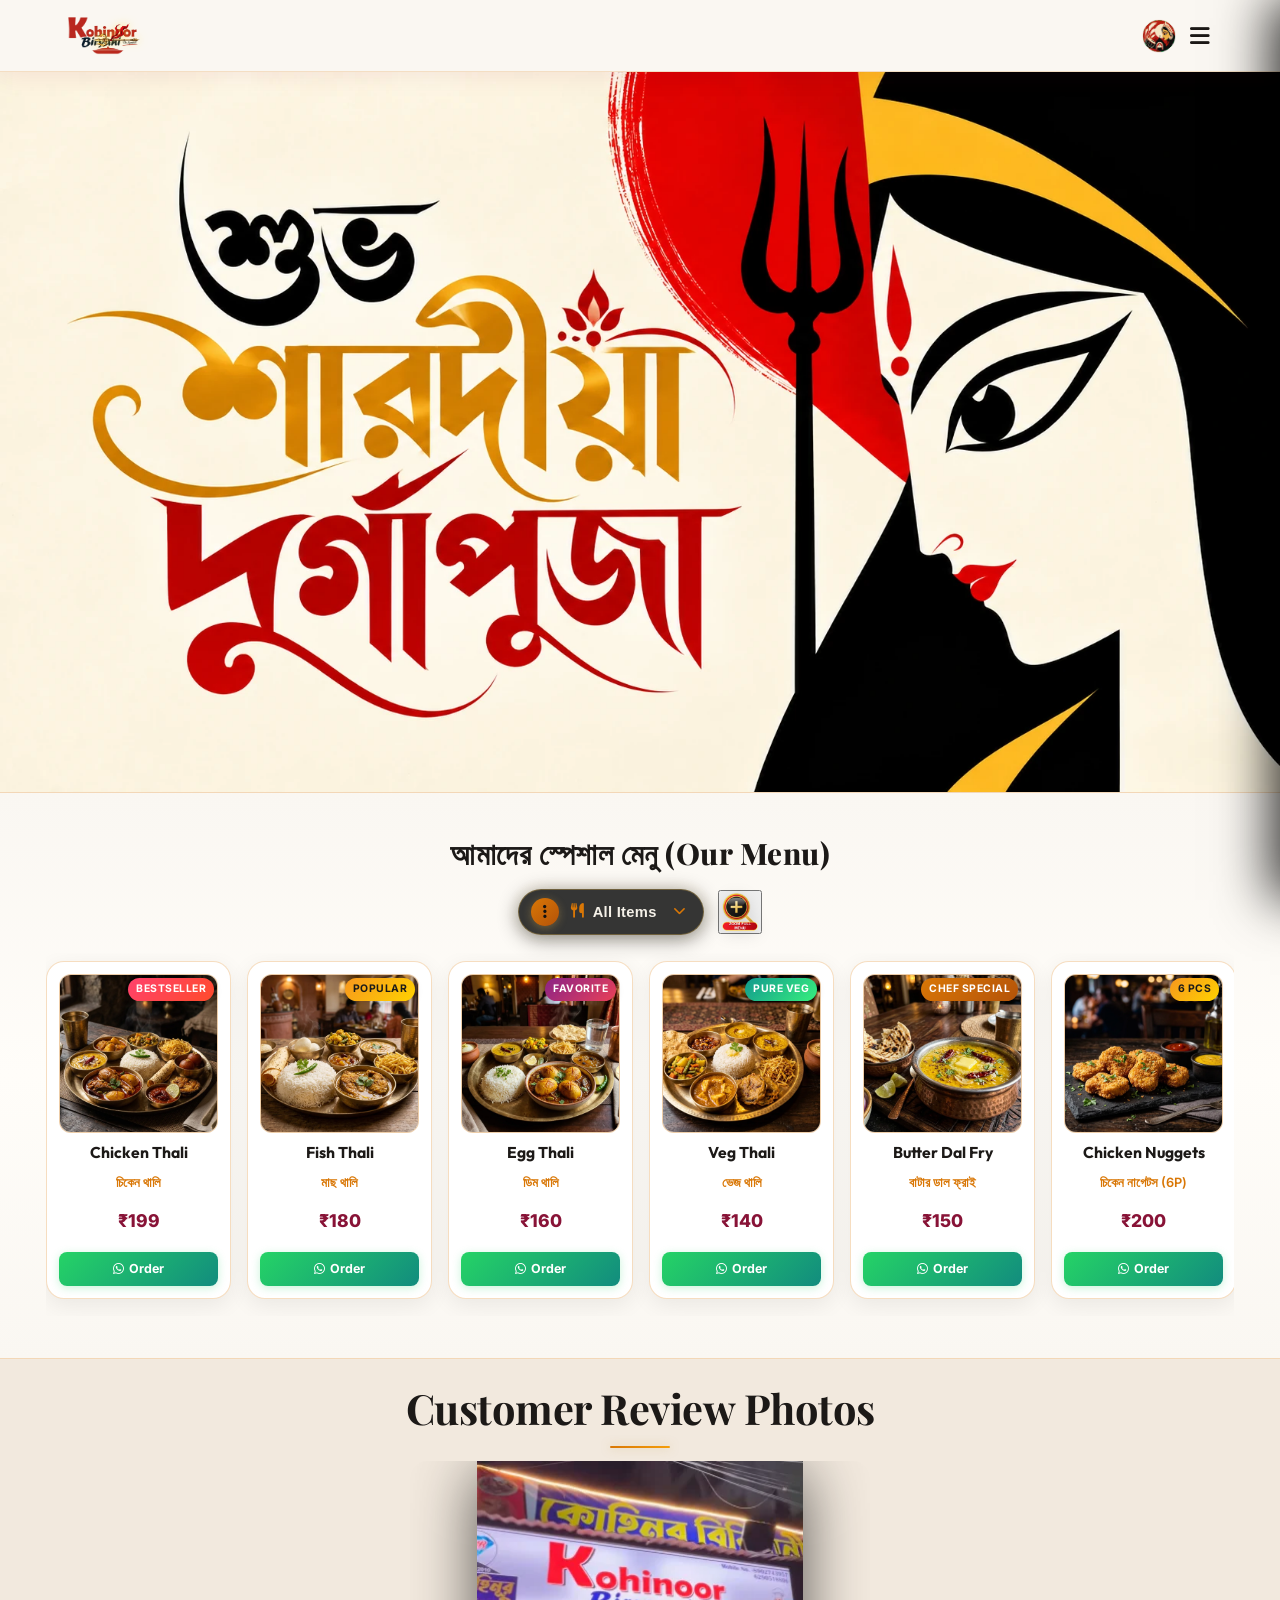
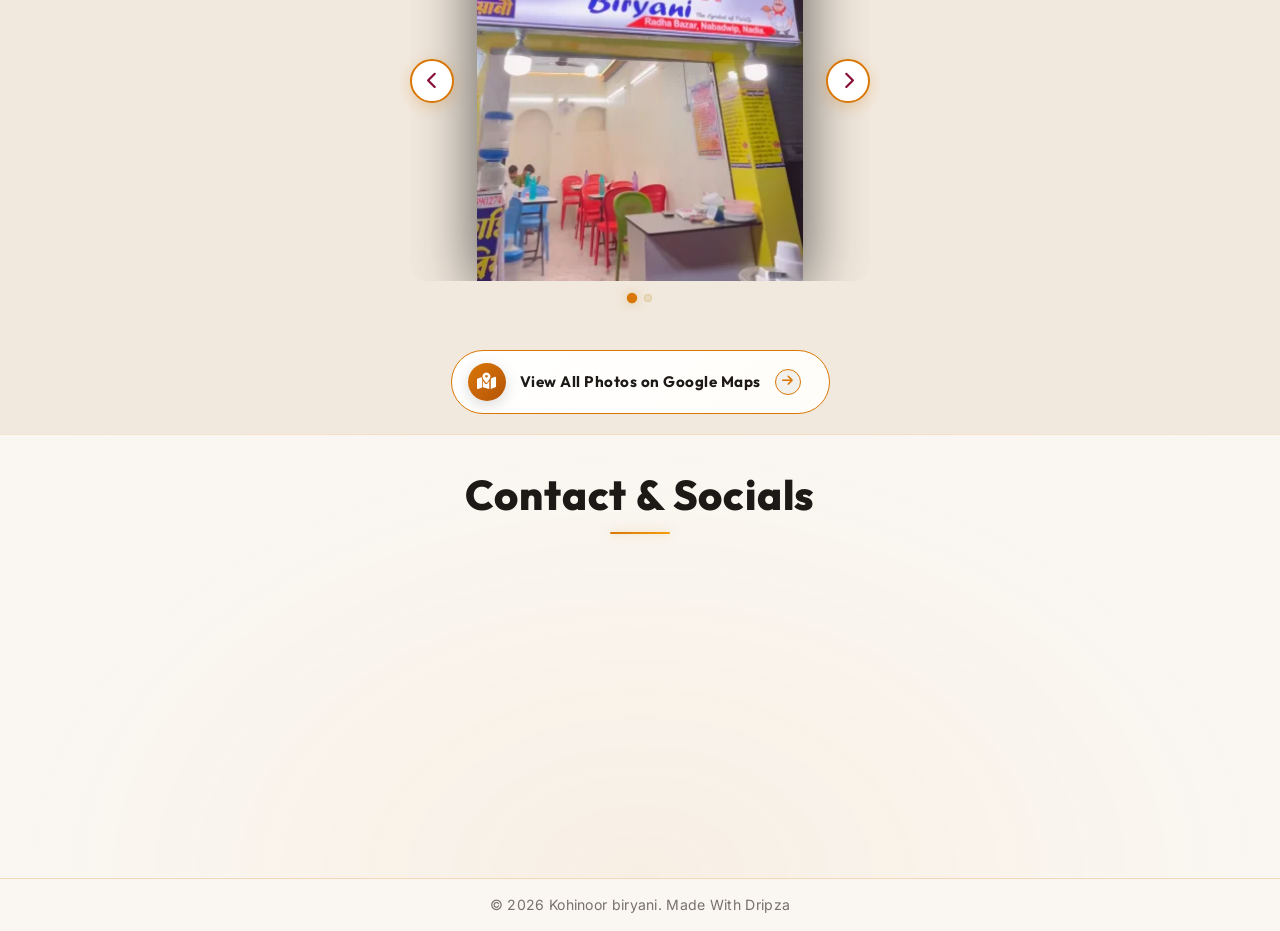
<file: index.html>
﻿<!DOCTYPE html>
<html lang="bn">
<head>
    <meta charset="UTF-8">
    <meta name="viewport" content="width=device-width, initial-scale=1.0">
    <title>Kohinoor biryani</title>
    <link rel="icon" type="image/png" href="assets/kohinoor_biryani_logo.webp">
    <link href="https://fonts.googleapis.com/css2?family=Playfair+Display:wght@400;600;700;800&family=Outfit:wght@300;400;600;800&family=Inter:wght@300;400;500;600&display=swap" rel="stylesheet">
    <link rel="stylesheet" href="https://cdnjs.cloudflare.com/ajax/libs/font-awesome/6.4.0/css/all.min.css">
    <link rel="stylesheet" href="styles.css?v=1.3">
</head>
<body class="no-scroll">
    <!-- Preloader Screen -->
    <div id="preloader">
        <div class="preloader-content">
            <h1 class="preloader-title">Welcome to <br><span class="highlight">Kohinoor biryani</span></h1>
            <div class="preloader-loader">
                <div class="loader-bar"></div>
            </div>
        </div>
    </div>
    <!-- Navbar -->
    <nav class="navbar">
        <div class="logo-container">
            <img src="assets/kohinoor_biryani_logo.webp" alt="Kohinoor biryani Logo" class="logo-brand-img">
            <div class="logo-text-wrapper">
                <span class="animated-football-header" title="Mahalaya Special">
                    <img src="assets/durga_puja_web_run_icon.webp" alt="Mahalaya Run Icon" style="object-fit: contain; filter: drop-shadow(0 0 5px rgba(255, 215, 0, 0.6));">
                </span>
                <span class="logo-text">Kohinoor biryani</span>
            </div>
        </div>
        <span class="rath-yatra-header-text">শুভ শারদীয়া দুর্গাপূজা</span>
        <ul class="nav-links">
            <li><a href="#home">Home</a></li>
            <li><a href="#menu">Menu</a></li>
            <li><a href="#reviews">Reviews</a></li>
            <li><a href="#contact">Contact</a></li>
        </ul>
        <div class="navbar-actions">
            <!-- Rakhi Purnima Button for Poster -->
            <button class="fifa-btn" id="open-promo-modal-direct-btn" title="Show Mahalaya Special Poster">
                <div class="fifa-container">
                    <div class="fifa-magic-ring"></div>
                    <img src="assets/durga_puja_web_icon.webp" alt="Mahalaya Special" class="fifa-svg" style="object-fit: contain;">
                </div>
            </button>
            
            <div class="hamburger">
                <i class="fas fa-bars"></i>
            </div>
        </div>
    </nav>

    <!-- Hero Section -->
    <section id="home" class="hero">
        <div class="hero-bg banner-box">
            <img src="assets/modern_durga_puja_greeting_banner.webp" alt="Durga Puja Festival Banner" class="active">
            <img src="assets/hero_banner_1.webp" alt="Kohinoor biryani Banner 1">
            <img src="assets/hero_banner_2.webp" alt="Kohinoor biryani Banner 2">
            <div class="overlay"></div>
        </div>
        <!-- Click/Hover Zones for Banner Control -->
        <div class="hero-nav-zone left-zone" title="Previous Image"></div>
        <div class="hero-nav-zone right-zone" title="Next Image"></div>
    </section>

                <!-- Digital Restaurant Menu Section -->
    <section id="menu" class="main-menu-section">
        <div class="menu-header-wrapper">
            <div class="menu-eyebrow-container">
                <span class="menu-eyebrow">আমাদের স্পেশাল মেনু (Our Menu)</span>
            </div>
        </div>

        <!-- Menu Category Filter Tabs -->
                <!-- Menu Category Filter Dropdown (Three-Dot Filter Menu) -->
        <!-- Menu Filter and Zoom Controls Row -->
        <div class="menu-filter-controls-row">
            <div class="menu-filter-dropdown-wrapper" id="main-menu-filter-dropdown-wrapper">
            <button type="button" class="menu-filter-dots-btn" id="main-menu-filter-dots-btn" aria-expanded="false" aria-haspopup="true" title="Filter Menu">
                <span class="three-dots-icon-box">
                    <i class="fas fa-ellipsis-v"></i>
                </span>
                <span class="current-filter-label" id="main-current-filter-label">
                    <i class="fas fa-utensils"></i>
                    <span>All Items</span>
                </span>
                <i class="fas fa-chevron-down filter-dropdown-arrow"></i>
            </button>

            <!-- Dropdown List of Category Filter Options -->
            <div class="menu-filter-dropdown-menu" id="main-menu-filter-dropdown-menu">
                <div class="menu-filter-dropdown-header">
                    <span><i class="fas fa-filter"></i> Filter Category</span>
                </div>
                <div class="menu-filter-dropdown-list">
                    <button type="button" class="menu-tab-btn active" data-category="all">
                        <span class="tab-btn-content">
                            <i class="fas fa-utensils tab-icon"></i>
                            <span class="tab-title">All Items</span>
                        </span>
                        <i class="fas fa-check active-indicator-icon"></i>
                    </button>
                    <button type="button" class="menu-tab-btn" data-category="thali">
                        <span class="tab-btn-content">
                            <i class="fas fa-bowl-rice tab-icon"></i>
                            <span class="tab-title">Bengali Thali</span>
                        </span>
                        <i class="fas fa-check active-indicator-icon"></i>
                    </button>
                    <button type="button" class="menu-tab-btn" data-category="snacks">
                        <span class="tab-btn-content">
                            <i class="fas fa-burger tab-icon"></i>
                            <span class="tab-title">Breakfast & Snacks</span>
                        </span>
                        <i class="fas fa-check active-indicator-icon"></i>
                    </button>
                    <button type="button" class="menu-tab-btn" data-category="beverages">
                        <span class="tab-btn-content">
                            <i class="fas fa-mug-hot tab-icon"></i>
                            <span class="tab-title">Tea & Coffee</span>
                        </span>
                        <i class="fas fa-check active-indicator-icon"></i>
                    </button>
                    <button type="button" class="menu-tab-btn" data-category="extras">
                        <span class="tab-btn-content">
                            <i class="fas fa-plate-wheat tab-icon"></i>
                            <span class="tab-title">Sides & Extras</span>
                        </span>
                        <i class="fas fa-check active-indicator-icon"></i>
                    </button>
                </div>
            </div>
        </div>

            <!-- Zoom Full Menu Button on Right Side of Filter -->
            <button type="button" class="menu-zoom-img-btn" id="open-full-menu-modal-btn" title="Open Complete Menu Card (সম্পূর্ণ মেনু)">
                    <img src="assets/zoom_full_menu_icon.webp" alt="Zoom Full Menu" class="zoom-full-menu-img">
                </button>
        </div>
        

        <!-- Menu Cards Horizontal Side-Scroll Wrapper -->
        <div class="main-menu-scroll-wrapper">
            <div class="main-menu-scroll-track" id="main-restaurant-menu-scroll">
                
                <!-- 1. Chicken Thali -->
                <div class="food-menu-card" data-category="thali">
                    <div class="food-card-badge bestseller">Bestseller</div>
                    <div class="food-card-img-box">
                        <img src="assets/menu_chicken_thali.webp" alt="Chicken Thali" loading="lazy">
                    </div>
                    <div class="food-card-body">
                        <h3 class="food-title">Chicken Thali</h3>
                        <span class="bengali-title">চিকেন থালি</span>
                        <span class="food-price">₹199</span>
                        <a href="https://wa.me/919062862996?text=Hi%20Kohinoor%20biryani,%20I%20want%20to%20order%20Chicken%20Thali%20(₹199)" target="_blank" class="food-order-btn">
                            <i class="fab fa-whatsapp"></i> Order
                        </a>
                    </div>
                </div>

                <!-- 2. Fish Thali -->
                <div class="food-menu-card" data-category="thali">
                    <div class="food-card-badge popular">Popular</div>
                    <div class="food-card-img-box">
                        <img src="assets/menu_fish_thali.webp" alt="Fish Thali" loading="lazy">
                    </div>
                    <div class="food-card-body">
                        <h3 class="food-title">Fish Thali</h3>
                        <span class="bengali-title">মাছ থালি</span>
                        <span class="food-price">₹180</span>
                        <a href="https://wa.me/919062862996?text=Hi%20Kohinoor%20biryani,%20I%20want%20to%20order%20Fish%20Thali%20(₹180)" target="_blank" class="food-order-btn">
                            <i class="fab fa-whatsapp"></i> Order
                        </a>
                    </div>
                </div>

                <!-- 3. Egg Thali -->
                <div class="food-menu-card" data-category="thali">
                    <div class="food-card-badge special">Favorite</div>
                    <div class="food-card-img-box">
                        <img src="assets/menu_egg_thali.webp" alt="Egg Thali" loading="lazy">
                    </div>
                    <div class="food-card-body">
                        <h3 class="food-title">Egg Thali</h3>
                        <span class="bengali-title">ডিম থালি</span>
                        <span class="food-price">₹160</span>
                        <a href="https://wa.me/919062862996?text=Hi%20Kohinoor%20biryani,%20I%20want%20to%20order%20Egg%20Thali%20(₹160)" target="_blank" class="food-order-btn">
                            <i class="fab fa-whatsapp"></i> Order
                        </a>
                    </div>
                </div>

                <!-- 4. Veg Thali -->
                <div class="food-menu-card" data-category="thali">
                    <div class="food-card-badge pure-veg">Pure Veg</div>
                    <div class="food-card-img-box">
                        <img src="assets/menu_veg_thali.webp" alt="Veg Thali" loading="lazy">
                    </div>
                    <div class="food-card-body">
                        <h3 class="food-title">Veg Thali</h3>
                        <span class="bengali-title">ভেজ থালি</span>
                        <span class="food-price">₹140</span>
                        <a href="https://wa.me/919062862996?text=Hi%20Kohinoor%20biryani,%20I%20want%20to%20order%20Veg%20Thali%20(₹140)" target="_blank" class="food-order-btn">
                            <i class="fab fa-whatsapp"></i> Order
                        </a>
                    </div>
                </div>

                <!-- 5. Butter Dal Fry -->
                <div class="food-menu-card" data-category="extras">
                    <div class="food-card-badge chef">Chef Special</div>
                    <div class="food-card-img-box">
                        <img src="assets/menu_butter_dal_fry.webp" alt="Butter Dal Fry" loading="lazy">
                    </div>
                    <div class="food-card-body">
                        <h3 class="food-title">Butter Dal Fry</h3>
                        <span class="bengali-title">বাটার ডাল ফ্রাই</span>
                        <span class="food-price">₹150</span>
                        <a href="https://wa.me/919062862996?text=Hi%20Kohinoor%20biryani,%20I%20want%20to%20order%20Butter%20Dal%20Fry%20(₹150)" target="_blank" class="food-order-btn">
                            <i class="fab fa-whatsapp"></i> Order
                        </a>
                    </div>
                </div>

                <!-- 6. Chicken Nuggets -->
                <div class="food-menu-card" data-category="snacks">
                    <div class="food-card-badge popular">6 Pcs</div>
                    <div class="food-card-img-box">
                        <img src="assets/menu_chicken_nuggets.webp" alt="Chicken Nuggets" loading="lazy">
                    </div>
                    <div class="food-card-body">
                        <h3 class="food-title">Chicken Nuggets</h3>
                        <span class="bengali-title">চিকেন নাগেটস (6P)</span>
                        <span class="food-price">₹200</span>
                        <a href="https://wa.me/919062862996?text=Hi%20Kohinoor%20biryani,%20I%20want%20to%20order%20Chicken%20Nuggets%20(₹200)" target="_blank" class="food-order-btn">
                            <i class="fab fa-whatsapp"></i> Order
                        </a>
                    </div>
                </div>

                <!-- 7. Aloo Tikki -->
                <div class="food-menu-card" data-category="snacks">
                    <div class="food-card-badge pure-veg">Big Size</div>
                    <div class="food-card-img-box">
                        <img src="assets/menu_aloo_tikki.webp" alt="Aloo Tikki Big Size" loading="lazy">
                    </div>
                    <div class="food-card-body">
                        <h3 class="food-title">Aloo Tikki 6P</h3>
                        <span class="bengali-title">আলু টিক্কি (6P)</span>
                        <span class="food-price">₹180</span>
                        <a href="https://wa.me/919062862996?text=Hi%20Kohinoor%20biryani,%20I%20want%20to%20order%20Aloo%20Tikki%20(₹180)" target="_blank" class="food-order-btn">
                            <i class="fab fa-whatsapp"></i> Order
                        </a>
                    </div>
                </div>

                <!-- 8. Egg Maggie -->
                <div class="food-menu-card" data-category="snacks">
                    <div class="food-card-badge popular">Hot</div>
                    <div class="food-card-img-box">
                        <img src="assets/menu_egg_maggie.webp" alt="Egg Maggie" loading="lazy">
                    </div>
                    <div class="food-card-body">
                        <h3 class="food-title">Egg Maggie</h3>
                        <span class="bengali-title">এগ ম্যাগি</span>
                        <span class="food-price">₹80</span>
                        <a href="https://wa.me/919062862996?text=Hi%20Kohinoor%20biryani,%20I%20want%20to%20order%20Egg%20Maggie%20(₹80)" target="_blank" class="food-order-btn">
                            <i class="fab fa-whatsapp"></i> Order
                        </a>
                    </div>
                </div>

                <!-- 9. Veg Maggie -->
                <div class="food-menu-card" data-category="snacks">
                    <div class="food-card-badge pure-veg">Veg</div>
                    <div class="food-card-img-box">
                        <img src="assets/menu_egg_maggie.webp" alt="Veg Maggie" loading="lazy">
                    </div>
                    <div class="food-card-body">
                        <h3 class="food-title">Veg Maggie</h3>
                        <span class="bengali-title">ভেজ ম্যাগি</span>
                        <span class="food-price">₹60</span>
                        <a href="https://wa.me/919062862996?text=Hi%20Kohinoor%20biryani,%20I%20want%20to%20order%20Veg%20Maggie%20(₹60)" target="_blank" class="food-order-btn">
                            <i class="fab fa-whatsapp"></i> Order
                        </a>
                    </div>
                </div>

                <!-- 10. Bread Omelette -->
                <div class="food-menu-card" data-category="snacks">
                    <div class="food-card-badge special">Breakfast</div>
                    <div class="food-card-img-box">
                        <img src="assets/menu6.webp" alt="Bread Omelette Jam Butter" loading="lazy">
                    </div>
                    <div class="food-card-body">
                        <h3 class="food-title">Bread Omelette</h3>
                        <span class="bengali-title">ব্রেড ওমলেট / জ্যাম</span>
                        <span class="food-price">₹60</span>
                        <a href="https://wa.me/919062862996?text=Hi%20Kohinoor%20biryani,%20I%20want%20to%20order%20Bread%20Omelette%20(₹60)" target="_blank" class="food-order-btn">
                            <i class="fab fa-whatsapp"></i> Order
                        </a>
                    </div>
                </div>

                <!-- 11. Chai & Coffee -->
                <div class="food-menu-card" data-category="beverages">
                    <div class="food-card-badge special">Hot</div>
                    <div class="food-card-img-box">
                        <img src="assets/menu_tea_coffee.webp" alt="Coffee" loading="lazy">
                    </div>
                    <div class="food-card-body">
                        <h3 class="food-title">Milk / Black Coffee</h3>
                        <span class="bengali-title">কফি (Min 2 Cup)</span>
                        <span class="food-price">₹50</span>
                        <a href="https://wa.me/919062862996?text=Hi%20Kohinoor%20biryani,%20I%20want%20to%20order%20Coffee" target="_blank" class="food-order-btn">
                            <i class="fab fa-whatsapp"></i> Order
                        </a>
                    </div>
                </div>

                <!-- 12. Milk / Black Tea -->
                <div class="food-menu-card" data-category="beverages">
                    <div class="food-card-badge bestseller">Chai</div>
                    <div class="food-card-img-box">
                        <img src="assets/menu_tea_coffee.webp" alt="Tea" loading="lazy">
                    </div>
                    <div class="food-card-body">
                        <h3 class="food-title">Black / Milk Tea</h3>
                        <span class="bengali-title">চা (Min 2 Cup)</span>
                        <span class="food-price">₹25</span>
                        <a href="https://wa.me/919062862996?text=Hi%20Kohinoor%20biryani,%20I%20want%20to%20order%20Tea" target="_blank" class="food-order-btn">
                            <i class="fab fa-whatsapp"></i> Order
                        </a>
                    </div>
                </div>

                <!-- 13. Green Tea -->
                <div class="food-menu-card" data-category="beverages">
                    <div class="food-card-badge pure-veg">Healthy</div>
                    <div class="food-card-img-box">
                        <img src="assets/menu_tea_coffee.webp" alt="Green Tea" loading="lazy">
                    </div>
                    <div class="food-card-body">
                        <h3 class="food-title">Green Tea</h3>
                        <span class="bengali-title">গ্রিন টি (Min 2 Cup)</span>
                        <span class="food-price">₹40</span>
                        <a href="https://wa.me/919062862996?text=Hi%20Kohinoor%20biryani,%20I%20want%20to%20order%20Green%20Tea" target="_blank" class="food-order-btn">
                            <i class="fab fa-whatsapp"></i> Order
                        </a>
                    </div>
                </div>

                <!-- 14. Extra Chicken 4P -->
                <div class="food-menu-card" data-category="extras">
                    <div class="food-card-badge popular">4 Pcs</div>
                    <div class="food-card-img-box">
                        <img src="assets/menu_chicken_thali.webp" alt="Extra Chicken" loading="lazy">
                    </div>
                    <div class="food-card-body">
                        <h3 class="food-title">Extra Chicken (4P)</h3>
                        <span class="bengali-title">চিকেন কারি (4P)</span>
                        <span class="food-price">₹180</span>
                        <a href="https://wa.me/919062862996?text=Hi%20Kohinoor%20biryani,%20I%20want%20to%20order%20Extra%20Chicken%204P%20(₹180)" target="_blank" class="food-order-btn">
                            <i class="fab fa-whatsapp"></i> Order
                        </a>
                    </div>
                </div>

                <!-- 15. Extra Mutton 1P -->
                <div class="food-menu-card" data-category="extras">
                    <div class="food-card-badge special">Special</div>
                    <div class="food-card-img-box">
                        <img src="assets/menu3.webp" alt="Extra Mutton" loading="lazy">
                    </div>
                    <div class="food-card-body">
                        <h3 class="food-title">Extra Mutton (1P)</h3>
                        <span class="bengali-title">মটন (স্পেশাল অর্ডার)</span>
                        <span class="food-price">₹80</span>
                        <a href="https://wa.me/919062862996?text=Hi%20Kohinoor%20biryani,%20I%20want%20to%20order%20Extra%20Mutton%20(₹80)" target="_blank" class="food-order-btn">
                            <i class="fab fa-whatsapp"></i> Order
                        </a>
                    </div>
                </div>

                <!-- 16. Extra Fish 1P -->
                <div class="food-menu-card" data-category="extras">
                    <div class="food-card-badge popular">1 Pc</div>
                    <div class="food-card-img-box">
                        <img src="assets/menu_fish_thali.webp" alt="Extra Fish" loading="lazy">
                    </div>
                    <div class="food-card-body">
                        <h3 class="food-title">Extra Fish (1P)</h3>
                        <span class="bengali-title">মাছ ১ পিস</span>
                        <span class="food-price">₹80</span>
                        <a href="https://wa.me/919062862996?text=Hi%20Kohinoor%20biryani,%20I%20want%20to%20order%20Extra%20Fish%20(₹80)" target="_blank" class="food-order-btn">
                            <i class="fab fa-whatsapp"></i> Order
                        </a>
                    </div>
                </div>

                <!-- 17. Green Salad -->
                <div class="food-menu-card" data-category="extras">
                    <div class="food-card-badge pure-veg">Fresh</div>
                    <div class="food-card-img-box">
                        <img src="assets/menu_veg_thali.webp" alt="Green Salad" loading="lazy">
                    </div>
                    <div class="food-card-body">
                        <h3 class="food-title">Green Salad</h3>
                        <span class="bengali-title">গ্রিন স্যালাড</span>
                        <span class="food-price">₹100</span>
                        <a href="https://wa.me/919062862996?text=Hi%20Kohinoor%20biryani,%20I%20want%20to%20order%20Green%20Salad%20(₹100)" target="_blank" class="food-order-btn">
                            <i class="fab fa-whatsapp"></i> Order
                        </a>
                    </div>
                </div>

                <!-- 18. Extra Egg (2P) -->
                <div class="food-menu-card" data-category="extras">
                    <div class="food-card-badge special">2 Pcs</div>
                    <div class="food-card-img-box">
                        <img src="assets/menu_egg_thali.webp" alt="Extra Egg 2P" loading="lazy">
                    </div>
                    <div class="food-card-body">
                        <h3 class="food-title">Extra Egg (2P)</h3>
                        <span class="bengali-title">ডিম (২ পিস)</span>
                        <span class="food-price">₹50</span>
                        <a href="https://wa.me/919062862996?text=Hi%20Kohinoor%20biryani,%20I%20want%20to%20order%20Extra%20Egg%202P%20(₹50)" target="_blank" class="food-order-btn">
                            <i class="fab fa-whatsapp"></i> Order
                        </a>
                    </div>
                </div>

                <!-- 19. Extra Rice -->
                <div class="food-menu-card" data-category="extras">
                    <div class="food-card-badge popular">1 Plate</div>
                    <div class="food-card-img-box">
                        <img src="assets/menu_veg_thali.webp" alt="Extra Rice" loading="lazy">
                    </div>
                    <div class="food-card-body">
                        <h3 class="food-title">Extra Rice</h3>
                        <span class="bengali-title">এক্সট্রা ভাত</span>
                        <span class="food-price">₹50</span>
                        <a href="https://wa.me/919062862996?text=Hi%20Kohinoor%20biryani,%20I%20want%20to%20order%20Extra%20Rice%20(₹50)" target="_blank" class="food-order-btn">
                            <i class="fab fa-whatsapp"></i> Order
                        </a>
                    </div>
                </div>

                <!-- 20. Extra Misti / Papad / Roti -->
                <div class="food-menu-card" data-category="extras">
                    <div class="food-card-badge pure-veg">Per Pc</div>
                    <div class="food-card-img-box">
                        <img src="assets/menu2.webp" alt="Extra Misti Papad Roti" loading="lazy">
                    </div>
                    <div class="food-card-body">
                        <h3 class="food-title">Extra Misti / Papad / Roti</h3>
                        <span class="bengali-title">মিষ্টি / পাঁপড় / রুটি</span>
                        <span class="food-price">₹10</span>
                        <a href="https://wa.me/919062862996?text=Hi%20Kohinoor%20biryani,%20I%20want%20to%20order%20Extra%20Misti%20Papad%20Roti%20(₹10)" target="_blank" class="food-order-btn">
                            <i class="fab fa-whatsapp"></i> Order
                        </a>
                    </div>
                </div>

                <!-- 21. Extra Sabji / Dal / Vaji -->
                <div class="food-menu-card" data-category="extras">
                    <div class="food-card-badge pure-veg">Side Bowl</div>
                    <div class="food-card-img-box">
                        <img src="assets/menu_butter_dal_fry.webp" alt="Extra Sabji Dal Vaji" loading="lazy">
                    </div>
                    <div class="food-card-body">
                        <h3 class="food-title">Extra Sabji / Dal / Vaji</h3>
                        <span class="bengali-title">সবজি / ডাল / ভাজি</span>
                        <span class="food-price">₹30</span>
                        <a href="https://wa.me/919062862996?text=Hi%20Kohinoor%20biryani,%20I%20want%20to%20order%20Extra%20Sabji%20Dal%20Vaji%20(₹30)" target="_blank" class="food-order-btn">
                            <i class="fab fa-whatsapp"></i> Order
                        </a>
                    </div>
                </div>

                <!-- 18. Water Bottle -->
                <div class="food-menu-card" data-category="beverages">
                    <div class="food-card-badge pure-veg">Mineral</div>
                    <div class="food-card-img-box">
                        <img src="assets/menu5.webp" alt="Water Bottle" loading="lazy">
                    </div>
                    <div class="food-card-body">
                        <h3 class="food-title">Water Bottle</h3>
                        <span class="bengali-title">জল 1L / 2L</span>
                        <span class="food-price">₹20 / ₹30</span>
                        <a href="https://wa.me/919062862996?text=Hi%20Kohinoor%20biryani,%20I%20want%20to%20order%20Water%20Bottle" target="_blank" class="food-order-btn">
                            <i class="fab fa-whatsapp"></i> Order
                        </a>
                    </div>
                </div>

            </div>
        </div>
    </section>

    <!-- Reviews Section (Photo Gallery) -->
    <section id="reviews" class="reviews-section">
        <h2 class="section-title">Customer Review Photos</h2>
        <div class="reviews-slider-container">
            <div class="reviews-slider">
                <div class="review-slide active">
                    <img src="assets/review_photo_1.webp" alt="Customer Review 1">
                </div>
                <div class="review-slide">
                    <img src="assets/review_photo_2.webp" alt="Customer Review 2">
                </div>
            </div>
            
            <!-- Slider Controls -->
            <button class="slider-btn prev-btn"><i class="fas fa-chevron-left"></i></button>
            <button class="slider-btn next-btn"><i class="fas fa-chevron-right"></i></button>
            
            <!-- Slider Dots -->
            <div class="slider-dots">
                <span class="dot active" data-index="0"></span>
                <span class="dot" data-index="1"></span>
            </div>
        </div>
        <div style="text-align: center; margin-top: 3rem;">
            <div class="reviews-cta-wrapper">
            <a href="https://maps.app.goo.gl/HKkSagJ2FebNQpdWA" target="_blank" class="modern-maps-btn" title="Open Google Maps Gallery">
                <span class="maps-icon-badge"><i class="fas fa-map-marked-alt"></i></span>
                <span class="maps-btn-text">View All Photos on Google Maps</span>
                <span class="maps-arrow-circle"><i class="fas fa-arrow-right"></i></span>
            </a>
        </div>
        </div>
    </section>

    <!-- Contact & Footer -->
    <section id="contact" class="contact-section">
        <h2 class="section-title">Contact & Socials</h2>
        <div class="contact-container glassmorphism">
            <div class="contact-info">
                <h2>Visit Us</h2>
                <div class="info-item">
                    <a href="https://maps.app.goo.gl/YJ3rMeKiw96Qdurn7" target="_blank" style="color: inherit; text-decoration: none; display: flex; align-items: center; gap: 15px;">
                        <i class="fas fa-map-marker-alt"></i>
                        <p>Nabadwip, West Bengal 741302</p>
                    </a>
                </div>
                <div class="info-item">
                    <a href="tel:+919062862996" style="color: inherit; text-decoration: none; display: flex; align-items: center; gap: 15px;">
                        <i class="fas fa-phone-alt"></i>
                        <p>+91 9062862996</p>
                    </a>
                </div>
                <div class="info-item">
                    <i class="fas fa-envelope"></i>
                    <p>kohinoorbiryani@gmail.com</p>
                </div>
            </div>
            <div class="social-links">
                <h2>Follow Us</h2>
                <div class="social-icons">
                    <a href="#" class="social-icon"><i class="fab fa-instagram"></i></a>
                    <a href="#" class="social-icon"><i class="fab fa-facebook-f"></i></a>
                    <a href="#" class="social-icon"><i class="fab fa-youtube"></i></a>
                    <a href="https://wa.me/919062862996" target="_blank" class="social-icon" title="WhatsApp Us"><i class="fab fa-whatsapp"></i></a>
                    <a href="https://maps.app.goo.gl/YJ3rMeKiw96Qdurn7" target="_blank" class="social-icon"><i class="fas fa-map-marker-alt"></i></a>
                </div>
            </div>
        </div>
    </section>

    <footer>
        <p>&copy; 2026 Kohinoor biryani. Made With Dripza</p>
    </footer>



    <!-- Full Menu Interactive Modal -->
    <div class="full-menu-modal" id="full-menu-modal" aria-hidden="true">
        <div class="full-menu-modal-overlay" id="full-menu-modal-overlay"></div>
        <div class="full-menu-modal-container">
            <!-- Modal Sticky Top Header Container (Header + Hero Title + Search + Category Tabs) -->
            <div class="full-menu-modal-top-section">
                <!-- Modal Header -->
                <div class="full-menu-modal-header">
                    <div class="full-menu-modal-header-left">
                        <button class="menu-modal-close-btn" id="close-full-menu-modal-btn" aria-label="Close Full Menu">
                            <i class="fas fa-arrow-left"></i> <span>Back</span>
                        </button>
                        <div class="full-menu-modal-title">
                            Kohinoor biryani
                        </div>
                    </div>
                    <div class="full-menu-modal-header-right">
                        <a href="#modal-order-timings" class="menu-modal-timing-btn" id="modal-timing-btn" title="Order Timings">
                            <i class="fas fa-clock"></i> <span>Timings</span>
                        </a>
                        <a href="tel:919062862996" class="menu-modal-call-btn">
                            <i class="fas fa-phone-alt"></i> <span>919062862996</span>
                        </a>
                        <button class="menu-modal-close-icon-btn" id="close-full-menu-icon-btn" aria-label="Close">
                            <i class="fas fa-times"></i>
                        </button>
                    </div>
                </div>

                <!-- Modal Hero Header -->
                <div class="full-menu-hero">
                    <h1>Complete Menu Card <span class="bengali-heading">আমাদের সম্পূর্ণ ডিজিটাল মেনু</span></h1>
                </div>

                <!-- Search Bar & Category Filter Tabs -->
                <div class="menu-control-bar">
                    

                    <!-- Modal Category Filter Dropdown (Three-Dot Filter Menu) -->
                    <div class="menu-filter-dropdown-wrapper" id="modal-menu-filter-dropdown-wrapper">
            <button type="button" class="menu-filter-dots-btn" id="modal-menu-filter-dots-btn" aria-expanded="false" aria-haspopup="true" title="Filter Menu">
                <span class="three-dots-icon-box">
                    <i class="fas fa-ellipsis-v"></i>
                </span>
                <span class="current-filter-label" id="modal-current-filter-label">
                    <i class="fas fa-utensils"></i>
                    <span>All Items</span>
                </span>
                <i class="fas fa-chevron-down filter-dropdown-arrow"></i>
            </button>

            <!-- Dropdown List of Category Filter Options -->
            <div class="menu-filter-dropdown-menu" id="modal-menu-filter-dropdown-menu">
                <div class="menu-filter-dropdown-header">
                    <span><i class="fas fa-filter"></i> Filter Category</span>
                </div>
                <div class="menu-filter-dropdown-list">
                    <button type="button" class="menu-tab-btn active" data-category="all">
                        <span class="tab-btn-content">
                            <i class="fas fa-utensils tab-icon"></i>
                            <span class="tab-title">All Items</span>
                        </span>
                        <i class="fas fa-check active-indicator-icon"></i>
                    </button>
                    <button type="button" class="menu-tab-btn" data-category="thali">
                        <span class="tab-btn-content">
                            <i class="fas fa-bowl-rice tab-icon"></i>
                            <span class="tab-title">Bengali Thali</span>
                        </span>
                        <i class="fas fa-check active-indicator-icon"></i>
                    </button>
                    <button type="button" class="menu-tab-btn" data-category="snacks">
                        <span class="tab-btn-content">
                            <i class="fas fa-burger tab-icon"></i>
                            <span class="tab-title">Breakfast & Snacks</span>
                        </span>
                        <i class="fas fa-check active-indicator-icon"></i>
                    </button>
                    <button type="button" class="menu-tab-btn" data-category="beverages">
                        <span class="tab-btn-content">
                            <i class="fas fa-mug-hot tab-icon"></i>
                            <span class="tab-title">Tea & Coffee</span>
                        </span>
                        <i class="fas fa-check active-indicator-icon"></i>
                    </button>
                    <button type="button" class="menu-tab-btn" data-category="extras">
                        <span class="tab-btn-content">
                            <i class="fas fa-plate-wheat tab-icon"></i>
                            <span class="tab-title">Sides & Extras</span>
                        </span>
                        <i class="fas fa-check active-indicator-icon"></i>
                    </button>
                </div>
            </div>
                </div>

                    <div class="search-box-wrapper">
                        <i class="fas fa-search"></i>
                        <input type="text" id="modal-menu-search-input" placeholder="খাবারের নাম লিখে খুঁজুন (Search dishes...)" autocomplete="off" enterkeyhint="search">
                        <button type="button" id="modal-menu-search-clear" class="search-clear-btn" aria-label="Clear search" title="à¦®à§à¦›à§‡ à¦«à§‡à¦²à§à¦¨ (Clear)">
                            <i class="fas fa-times"></i>
                        </button>
                    </div>
            </div>
            </div>

            <div class="full-menu-modal-body">
                <!-- Complete Menu Card Grid -->
                <div class="compact-menu-grid-container">
                    <div class="compact-grid" id="modal-full-menu-grid">

                        <!-- 1. Chicken Thali -->
                        <div class="food-menu-card" data-category="thali" data-keywords="chicken thali murgi murgir mangsho rice dal sabji thali">
                            <div class="food-card-badge bestseller">Bestseller</div>
                            <div class="food-card-img-box">
                                <img src="assets/menu_chicken_thali.webp" alt="Chicken Thali" loading="lazy">
                            </div>
                            <div class="food-card-body">
                                <h3 class="food-title">Chicken Thali</h3>
                                <span class="bengali-title">চিকেন থালি</span>
                                <span class="food-price">₹199</span>
                                <a href="https://wa.me/919062862996?text=Hi%20Kohinoor%20biryani,%20I%20want%20to%20order%20Chicken%20Thali%20(₹199)" target="_blank" class="food-order-btn">
                                    <i class="fab fa-whatsapp"></i> Order
                                </a>
                            </div>
                        </div>

                        <!-- 2. Fish Thali -->
                        <div class="food-menu-card" data-category="thali" data-keywords="fish thali macher thali mach jhol rui katla rice dal thali">
                            <div class="food-card-badge popular">Popular</div>
                            <div class="food-card-img-box">
                                <img src="assets/menu_fish_thali.webp" alt="Fish Thali" loading="lazy">
                            </div>
                            <div class="food-card-body">
                                <h3 class="food-title">Fish Thali</h3>
                                <span class="bengali-title">মাছ থালি</span>
                                <span class="food-price">₹180</span>
                                <a href="https://wa.me/919062862996?text=Hi%20Kohinoor%20biryani,%20I%20want%20to%20order%20Fish%20Thali%20(₹180)" target="_blank" class="food-order-btn">
                                    <i class="fab fa-whatsapp"></i> Order
                                </a>
                            </div>
                        </div>

                        <!-- 3. Egg Thali -->
                        <div class="food-menu-card" data-category="thali" data-keywords="egg thali dimer thali dim kosha rice dal thali">
                            <div class="food-card-badge special">Favorite</div>
                            <div class="food-card-img-box">
                                <img src="assets/menu_egg_thali.webp" alt="Egg Thali" loading="lazy">
                            </div>
                            <div class="food-card-body">
                                <h3 class="food-title">Egg Thali</h3>
                                <span class="bengali-title">ডিম থালি</span>
                                <span class="food-price">₹160</span>
                                <a href="https://wa.me/919062862996?text=Hi%20Kohinoor%20biryani,%20I%20want%20to%20order%20Egg%20Thali%20(₹160)" target="_blank" class="food-order-btn">
                                    <i class="fab fa-whatsapp"></i> Order
                                </a>
                            </div>
                        </div>

                        <!-- 4. Veg Thali -->
                        <div class="food-menu-card" data-category="thali" data-keywords="veg thali niramish thali paneer dal sabji rice mishti doi">
                            <div class="food-card-badge pure-veg">Pure Veg</div>
                            <div class="food-card-img-box">
                                <img src="assets/menu_veg_thali.webp" alt="Veg Thali" loading="lazy">
                            </div>
                            <div class="food-card-body">
                                <h3 class="food-title">Veg Thali</h3>
                                <span class="bengali-title">ভেজ থালি</span>
                                <span class="food-price">₹140</span>
                                <a href="https://wa.me/919062862996?text=Hi%20Kohinoor%20biryani,%20I%20want%20to%20order%20Veg%20Thali%20(₹140)" target="_blank" class="food-order-btn">
                                    <i class="fab fa-whatsapp"></i> Order
                                </a>
                            </div>
                        </div>

                        <!-- 5. Butter Dal Fry -->
                        <div class="food-menu-card" data-category="extras" data-keywords="butter dal fry yellow dal tadka veg">
                            <div class="food-card-badge chef">Chef Special</div>
                            <div class="food-card-img-box">
                                <img src="assets/menu_butter_dal_fry.webp" alt="Butter Dal Fry" loading="lazy">
                            </div>
                            <div class="food-card-body">
                                <h3 class="food-title">Butter Dal Fry</h3>
                                <span class="bengali-title">বাটার ডাল ফ্রাই</span>
                                <span class="food-price">₹150</span>
                                <a href="https://wa.me/919062862996?text=Hi%20Kohinoor%20biryani,%20I%20want%20to%20order%20Butter%20Dal%20Fry%20(₹150)" target="_blank" class="food-order-btn">
                                    <i class="fab fa-whatsapp"></i> Order
                                </a>
                            </div>
                        </div>

                        <!-- 6. Chicken Nuggets (6P) -->
                        <div class="food-menu-card" data-category="snacks" data-keywords="chicken nuggets 6p fried snacks non-veg">
                            <div class="food-card-badge popular">6 Pcs</div>
                            <div class="food-card-img-box">
                                <img src="assets/menu_chicken_nuggets.webp" alt="Chicken Nuggets" loading="lazy">
                            </div>
                            <div class="food-card-body">
                                <h3 class="food-title">Chicken Nuggets</h3>
                                <span class="bengali-title">চিকেন নাগেটস (6P)</span>
                                <span class="food-price">₹200</span>
                                <a href="https://wa.me/919062862996?text=Hi%20Kohinoor%20biryani,%20I%20want%20to%20order%20Chicken%20Nuggets%20(₹200)" target="_blank" class="food-order-btn">
                                    <i class="fab fa-whatsapp"></i> Order
                                </a>
                            </div>
                        </div>

                        <!-- 7. Aloo Tikki Big Size (6P) -->
                        <div class="food-menu-card" data-category="snacks" data-keywords="aloo tikki potato cutlet snacks big size veg">
                            <div class="food-card-badge pure-veg">Big Size</div>
                            <div class="food-card-img-box">
                                <img src="assets/menu_aloo_tikki.webp" alt="Aloo Tikki Big Size" loading="lazy">
                            </div>
                            <div class="food-card-body">
                                <h3 class="food-title">Aloo Tikki 6P</h3>
                                <span class="bengali-title">আলু টিক্কি (6P)</span>
                                <span class="food-price">₹180</span>
                                <a href="https://wa.me/919062862996?text=Hi%20Kohinoor%20biryani,%20I%20want%20to%20order%20Aloo%20Tikki%20(₹180)" target="_blank" class="food-order-btn">
                                    <i class="fab fa-whatsapp"></i> Order
                                </a>
                            </div>
                        </div>

                        <!-- 8. Egg Maggie -->
                        <div class="food-menu-card" data-category="snacks" data-keywords="egg maggie noodles masala snacks">
                            <div class="food-card-badge popular">Hot</div>
                            <div class="food-card-img-box">
                                <img src="assets/menu_egg_maggie.webp" alt="Egg Maggie" loading="lazy">
                            </div>
                            <div class="food-card-body">
                                <h3 class="food-title">Egg Maggie</h3>
                                <span class="bengali-title">এগ ম্যাগি</span>
                                <span class="food-price">₹80</span>
                                <a href="https://wa.me/919062862996?text=Hi%20Kohinoor%20biryani,%20I%20want%20to%20order%20Egg%20Maggie%20(₹80)" target="_blank" class="food-order-btn">
                                    <i class="fab fa-whatsapp"></i> Order
                                </a>
                            </div>
                        </div>

                        <!-- 9. Veg Maggie -->
                        <div class="food-menu-card" data-category="snacks" data-keywords="veg maggie masala noodles snacks vegetarian">
                            <div class="food-card-badge pure-veg">Veg</div>
                            <div class="food-card-img-box">
                                <img src="assets/menu_egg_maggie.webp" alt="Veg Maggie" loading="lazy">
                            </div>
                            <div class="food-card-body">
                                <h3 class="food-title">Veg Maggie</h3>
                                <span class="bengali-title">ভেজ ম্যাগি</span>
                                <span class="food-price">₹60</span>
                                <a href="https://wa.me/919062862996?text=Hi%20Kohinoor%20biryani,%20I%20want%20to%20order%20Veg%20Maggie%20(₹60)" target="_blank" class="food-order-btn">
                                    <i class="fab fa-whatsapp"></i> Order
                                </a>
                            </div>
                        </div>

                        <!-- 10. Bread Omelette / Jam / Butter -->
                        <div class="food-menu-card" data-category="snacks" data-keywords="bread omelette jam butter breakfast toast egg">
                            <div class="food-card-badge special">Breakfast</div>
                            <div class="food-card-img-box">
                                <img src="assets/menu6.webp" alt="Bread Omelette Jam Butter" loading="lazy">
                            </div>
                            <div class="food-card-body">
                                <h3 class="food-title">Bread Omelette</h3>
                                <span class="bengali-title">ব্রেড ওমলেট / জ্যাম</span>
                                <span class="food-price">₹60</span>
                                <a href="https://wa.me/919062862996?text=Hi%20Kohinoor%20biryani,%20I%20want%20to%20order%20Bread%20Omelette%20(₹60)" target="_blank" class="food-order-btn">
                                    <i class="fab fa-whatsapp"></i> Order
                                </a>
                            </div>
                        </div>

                        <!-- 11. Milk / Black Coffee -->
                        <div class="food-menu-card" data-category="beverages" data-keywords="coffee milk coffee black coffee hot drink beverages espresso">
                            <div class="food-card-badge special">Hot</div>
                            <div class="food-card-img-box">
                                <img src="assets/menu_tea_coffee.webp" alt="Milk and Black Coffee" loading="lazy">
                            </div>
                            <div class="food-card-body">
                                <h3 class="food-title">Milk / Black Coffee</h3>
                                <span class="bengali-title">কফি (Min 2 Cup)</span>
                                <span class="food-price">₹50</span>
                                <a href="https://wa.me/919062862996?text=Hi%20Kohinoor%20biryani,%20I%20want%20to%20order%20Coffee" target="_blank" class="food-order-btn">
                                    <i class="fab fa-whatsapp"></i> Order
                                </a>
                            </div>
                        </div>

                        <!-- 12. Black / Milk Tea -->
                        <div class="food-menu-card" data-category="beverages" data-keywords="tea chai milk tea black tea masala chai beverage">
                            <div class="food-card-badge bestseller">Chai</div>
                            <div class="food-card-img-box">
                                <img src="assets/menu_tea_coffee.webp" alt="Black and Milk Tea" loading="lazy">
                            </div>
                            <div class="food-card-body">
                                <h3 class="food-title">Black / Milk Tea</h3>
                                <span class="bengali-title">চা (Min 2 Cup)</span>
                                <span class="food-price">₹25</span>
                                <a href="https://wa.me/919062862996?text=Hi%20Kohinoor%20biryani,%20I%20want%20to%20order%20Tea" target="_blank" class="food-order-btn">
                                    <i class="fab fa-whatsapp"></i> Order
                                </a>
                            </div>
                        </div>

                        <!-- 13. Green Tea -->
                        <div class="food-menu-card" data-category="beverages" data-keywords="green tea healthy detox hot beverage">
                            <div class="food-card-badge pure-veg">Healthy</div>
                            <div class="food-card-img-box">
                                <img src="assets/menu_tea_coffee.webp" alt="Green Tea" loading="lazy">
                            </div>
                            <div class="food-card-body">
                                <h3 class="food-title">Green Tea</h3>
                                <span class="bengali-title">গ্রিন টি (Min 2 Cup)</span>
                                <span class="food-price">₹40</span>
                                <a href="https://wa.me/919062862996?text=Hi%20Kohinoor%20biryani,%20I%20want%20to%20order%20Green%20Tea" target="_blank" class="food-order-btn">
                                    <i class="fab fa-whatsapp"></i> Order
                                </a>
                            </div>
                        </div>

                        <!-- 14. Extra Chicken (4P) -->
                        <div class="food-menu-card" data-category="extras" data-keywords="extra chicken 4p murgir mangsho chicken curry side non-veg">
                            <div class="food-card-badge popular">4 Pcs</div>
                            <div class="food-card-img-box">
                                <img src="assets/menu_chicken_thali.webp" alt="Extra Chicken 4P" loading="lazy">
                            </div>
                            <div class="food-card-body">
                                <h3 class="food-title">Extra Chicken (4P)</h3>
                                <span class="bengali-title">চিকেন কারি (4P)</span>
                                <span class="food-price">₹180</span>
                                <a href="https://wa.me/919062862996?text=Hi%20Kohinoor%20biryani,%20I%20want%20to%20order%20Extra%20Chicken%204P%20(₹180)" target="_blank" class="food-order-btn">
                                    <i class="fab fa-whatsapp"></i> Order
                                </a>
                            </div>
                        </div>

                        <!-- 15. Extra Mutton (1P - Special Order) -->
                        <div class="food-menu-card" data-category="extras" data-keywords="extra mutton 1p khasi mangsho mutton kosha special non-veg">
                            <div class="food-card-badge special">Special</div>
                            <div class="food-card-img-box">
                                <img src="assets/menu3.webp" alt="Extra Mutton 1P" loading="lazy">
                            </div>
                            <div class="food-card-body">
                                <h3 class="food-title">Extra Mutton (1P)</h3>
                                <span class="bengali-title">মটন (স্পেশাল অর্ডার)</span>
                                <span class="food-price">₹80</span>
                                <a href="https://wa.me/919062862996?text=Hi%20Kohinoor%20biryani,%20I%20want%20to%20order%20Extra%20Mutton%20(₹80)" target="_blank" class="food-order-btn">
                                    <i class="fab fa-whatsapp"></i> Order
                                </a>
                            </div>
                        </div>

                        <!-- 16. Extra Fish (1P) -->
                        <div class="food-menu-card" data-category="extras" data-keywords="extra fish 1p macher jhol rui katla side non-veg">
                            <div class="food-card-badge popular">1 Pc</div>
                            <div class="food-card-img-box">
                                <img src="assets/menu_fish_thali.webp" alt="Extra Fish 1P" loading="lazy">
                            </div>
                            <div class="food-card-body">
                                <h3 class="food-title">Extra Fish (1P)</h3>
                                <span class="bengali-title">মাছ ১ পিস</span>
                                <span class="food-price">₹80</span>
                                <a href="https://wa.me/919062862996?text=Hi%20Kohinoor%20biryani,%20I%20want%20to%20order%20Extra%20Fish%20(₹80)" target="_blank" class="food-order-btn">
                                    <i class="fab fa-whatsapp"></i> Order
                                </a>
                            </div>
                        </div>

                        <!-- 17. Green Salad -->
                        <div class="food-menu-card" data-category="extras" data-keywords="green salad cucumber tomato onion lemon salad veg">
                            <div class="food-card-badge pure-veg">Fresh</div>
                            <div class="food-card-img-box">
                                <img src="assets/menu_veg_thali.webp" alt="Green Salad" loading="lazy">
                            </div>
                            <div class="food-card-body">
                                <h3 class="food-title">Green Salad</h3>
                                <span class="bengali-title">গ্রিন স্যালাড</span>
                                <span class="food-price">₹100</span>
                                <a href="https://wa.me/919062862996?text=Hi%20Kohinoor%20biryani,%20I%20want%20to%20order%20Green%20Salad%20(₹100)" target="_blank" class="food-order-btn">
                                    <i class="fab fa-whatsapp"></i> Order
                                </a>
                            </div>
                        </div>

                        <!-- 18. Extra Egg (2P) -->
                        <div class="food-menu-card" data-category="extras" data-keywords="extra egg 2p dim egg curry side non-veg">
                            <div class="food-card-badge special">2 Pcs</div>
                            <div class="food-card-img-box">
                                <img src="assets/menu_egg_thali.webp" alt="Extra Egg 2P" loading="lazy">
                            </div>
                            <div class="food-card-body">
                                <h3 class="food-title">Extra Egg (2P)</h3>
                                <span class="bengali-title">ডিম (২ পিস)</span>
                                <span class="food-price">₹50</span>
                                <a href="https://wa.me/919062862996?text=Hi%20Kohinoor%20biryani,%20I%20want%20to%20order%20Extra%20Egg%202P%20(₹50)" target="_blank" class="food-order-btn">
                                    <i class="fab fa-whatsapp"></i> Order
                                </a>
                            </div>
                        </div>

                        <!-- 19. Extra Rice -->
                        <div class="food-menu-card" data-category="extras" data-keywords="extra rice bhat rice portion veg side">
                            <div class="food-card-badge popular">1 Plate</div>
                            <div class="food-card-img-box">
                                <img src="assets/menu_veg_thali.webp" alt="Extra Rice" loading="lazy">
                            </div>
                            <div class="food-card-body">
                                <h3 class="food-title">Extra Rice</h3>
                                <span class="bengali-title">এক্সট্রা ভাত</span>
                                <span class="food-price">₹50</span>
                                <a href="https://wa.me/919062862996?text=Hi%20Kohinoor%20biryani,%20I%20want%20to%20order%20Extra%20Rice%20(₹50)" target="_blank" class="food-order-btn">
                                    <i class="fab fa-whatsapp"></i> Order
                                </a>
                            </div>
                        </div>

                        <!-- 20. Extra Misti / Papad / Roti -->
                        <div class="food-menu-card" data-category="extras" data-keywords="extra misti papad roti sweet flatbread side">
                            <div class="food-card-badge pure-veg">Per Pc</div>
                            <div class="food-card-img-box">
                                <img src="assets/menu2.webp" alt="Extra Misti Papad Roti" loading="lazy">
                            </div>
                            <div class="food-card-body">
                                <h3 class="food-title">Extra Misti / Papad / Roti</h3>
                                <span class="bengali-title">মিষ্টি / পাঁপড় / রুটি</span>
                                <span class="food-price">₹10</span>
                                <a href="https://wa.me/919062862996?text=Hi%20Kohinoor%20biryani,%20I%20want%20to%20order%20Extra%20Misti%20Papad%20Roti%20(₹10)" target="_blank" class="food-order-btn">
                                    <i class="fab fa-whatsapp"></i> Order
                                </a>
                            </div>
                        </div>

                        <!-- 21. Extra Sabji / Dal / Vaji -->
                        <div class="food-menu-card" data-category="extras" data-keywords="extra sabji dal vaji butter dal fry veg side">
                            <div class="food-card-badge pure-veg">Side Bowl</div>
                            <div class="food-card-img-box">
                                <img src="assets/menu_butter_dal_fry.webp" alt="Extra Sabji Dal Vaji" loading="lazy">
                            </div>
                            <div class="food-card-body">
                                <h3 class="food-title">Extra Sabji / Dal / Vaji</h3>
                                <span class="bengali-title">সবজি / ডাল / ভাজি</span>
                                <span class="food-price">₹30</span>
                                <a href="https://wa.me/919062862996?text=Hi%20Kohinoor%20biryani,%20I%20want%20to%20order%20Extra%20Sabji%20Dal%20Vaji%20(₹30)" target="_blank" class="food-order-btn">
                                    <i class="fab fa-whatsapp"></i> Order
                                </a>
                            </div>
                        </div>

                        <!-- 22. Packaged Water Bottle (1L / 2L) -->
                        <div class="food-menu-card" data-category="beverages" data-keywords="water bottle 1l 2l mineral water drink">
                            <div class="food-card-badge pure-veg">Mineral</div>
                            <div class="food-card-img-box">
                                <img src="assets/menu5.webp" alt="Packaged Water Bottle" loading="lazy">
                            </div>
                            <div class="food-card-body">
                                <h3 class="food-title">Water Bottle</h3>
                                <span class="bengali-title">জল 1L / 2L</span>
                                <span class="food-price">₹20 / ₹30</span>
                                <a href="https://wa.me/919062862996?text=Hi%20Kohinoor%20biryani,%20I%20want%20to%20order%20Water%20Bottle" target="_blank" class="food-order-btn">
                                    <i class="fab fa-whatsapp"></i> Order
                                </a>
                            </div>
                        </div>

                    </div>

                    <!-- No Results Fallback -->
                    <div id="modal-no-results-msg" style="display: none; text-align: center; padding: 40px 20px; color: #aaa;">
                        <i class="fas fa-search" style="font-size: 2.5rem; margin-bottom: 12px; display: block; color: var(--accent-gold);"></i>
                        <p>আপনার খোঁজা অনুযায়ী কোনো খাবার পাওয়া যায়নি। অন্য কিছু লিখে খুঁজুন।</p>
                    </div>
                </div>

                <!-- Order Timings Banner -->
                <div id="modal-order-timings" style="max-width: 1200px; margin: 35px auto 40px; padding: 0 15px;">
                    <div class="order-info-banner glassmorphism">
                        <div class="order-timing-card">
                            <div class="timing-icon"><i class="fas fa-clock"></i></div>
                            <div class="timing-details">
                                <h4>⏰ Order Timings (অর্ডার সময়সূচী)</h4>
                                <ul>
                                    <li><strong>☀️ Lunch:</strong> Any Time You're Hungry!</li>
                                    <li><strong>🌙 Dinner:</strong> Order 05:00 PM – 06:30 PM <span class="serve-time">(Serve: 9:30 PM – 10:00 PM)</span></li>
                                    <li><strong>🌅 Breakfast:</strong> Pre-order 09:00 PM – 10:00 PM <span class="serve-time">(Serve Next Morning: 8:30 AM)</span></li>
                                </ul>
                            </div>
                        </div>
                        
                        <div class="order-call-box">
                            <div class="call-badge">Direct Hotline</div>
                            <h3>Call or WhatsApp to Place Order</h3>
                            <a href="tel:919062862996" class="order-phone-link">
                                <i class="fas fa-phone-volume"></i> 919062862996
                            </a>
                            <div class="quick-action-btns">
                                <a href="tel:919062862996" class="direct-call-btn">
                                    <i class="fas fa-phone"></i> Call Now
                                </a>
                                <a href="https://wa.me/919062862996?text=Hello%20Kohinoor%20biryani,%20I%20want%20to%20place%20an%20order!" target="_blank" class="direct-wp-btn">
                                    <i class="fab fa-whatsapp"></i> WhatsApp Order
                                </a>
                            </div>
                        </div>
                    </div>
                </div>
            </div>
        </div>
    </div>

    

    <!-- Message Panel Overlay -->
    <div class="msg-panel-overlay" id="msg-panel-overlay"></div>

    <!-- Slide-out Message Panel -->
    <div class="msg-panel" id="msg-panel">
        <button class="close-msg-panel-btn" id="close-msg-panel-btn">&times;</button>
        <div class="msg-panel-header">
            <h2>Send a Message</h2>
            <p>We'd love to hear from you! Write to us and we'll save it to our sheet.</p>
        </div>
        <form id="msg-panel-form">
            <div class="form-group">
                <label for="msg-name">Your Name</label>
                <input type="text" id="msg-name" required placeholder="Enter your full name">
            </div>
            <div class="form-group">
                <label for="msg-email">Email or Phone</label>
                <input type="text" id="msg-email" required placeholder="Enter email or phone number">
            </div>
            <div class="form-group">
                <label for="msg-content">Message</label>
                <textarea id="msg-content" rows="5" required placeholder="Type your message here..."></textarea>
            </div>
            <button type="submit" class="submit-msg-btn" id="submit-msg-btn">
                <span>Send Message</span> <i class="fas fa-paper-plane"></i>
            </button>
        </form>
        <div class="msg-status-container" id="msg-status-container"></div>
    </div>



    <!-- Promo Poster Modal -->
    <div class="promo-modal" id="promo-modal">
        <div class="promo-modal-overlay"></div>
        <div class="promo-modal-content">
            <button class="promo-modal-close" id="close-promo-modal-btn" aria-label="Close Promo Modal"><i class="fas fa-times"></i></button>
            <img src="assets/promo_poster.webp" alt="Rakhi Purnima Celebration" class="promo-poster-img">
        </div>
    </div>

    <script src="script.js?v=1.4"></script>
</body>
</html>
</file>
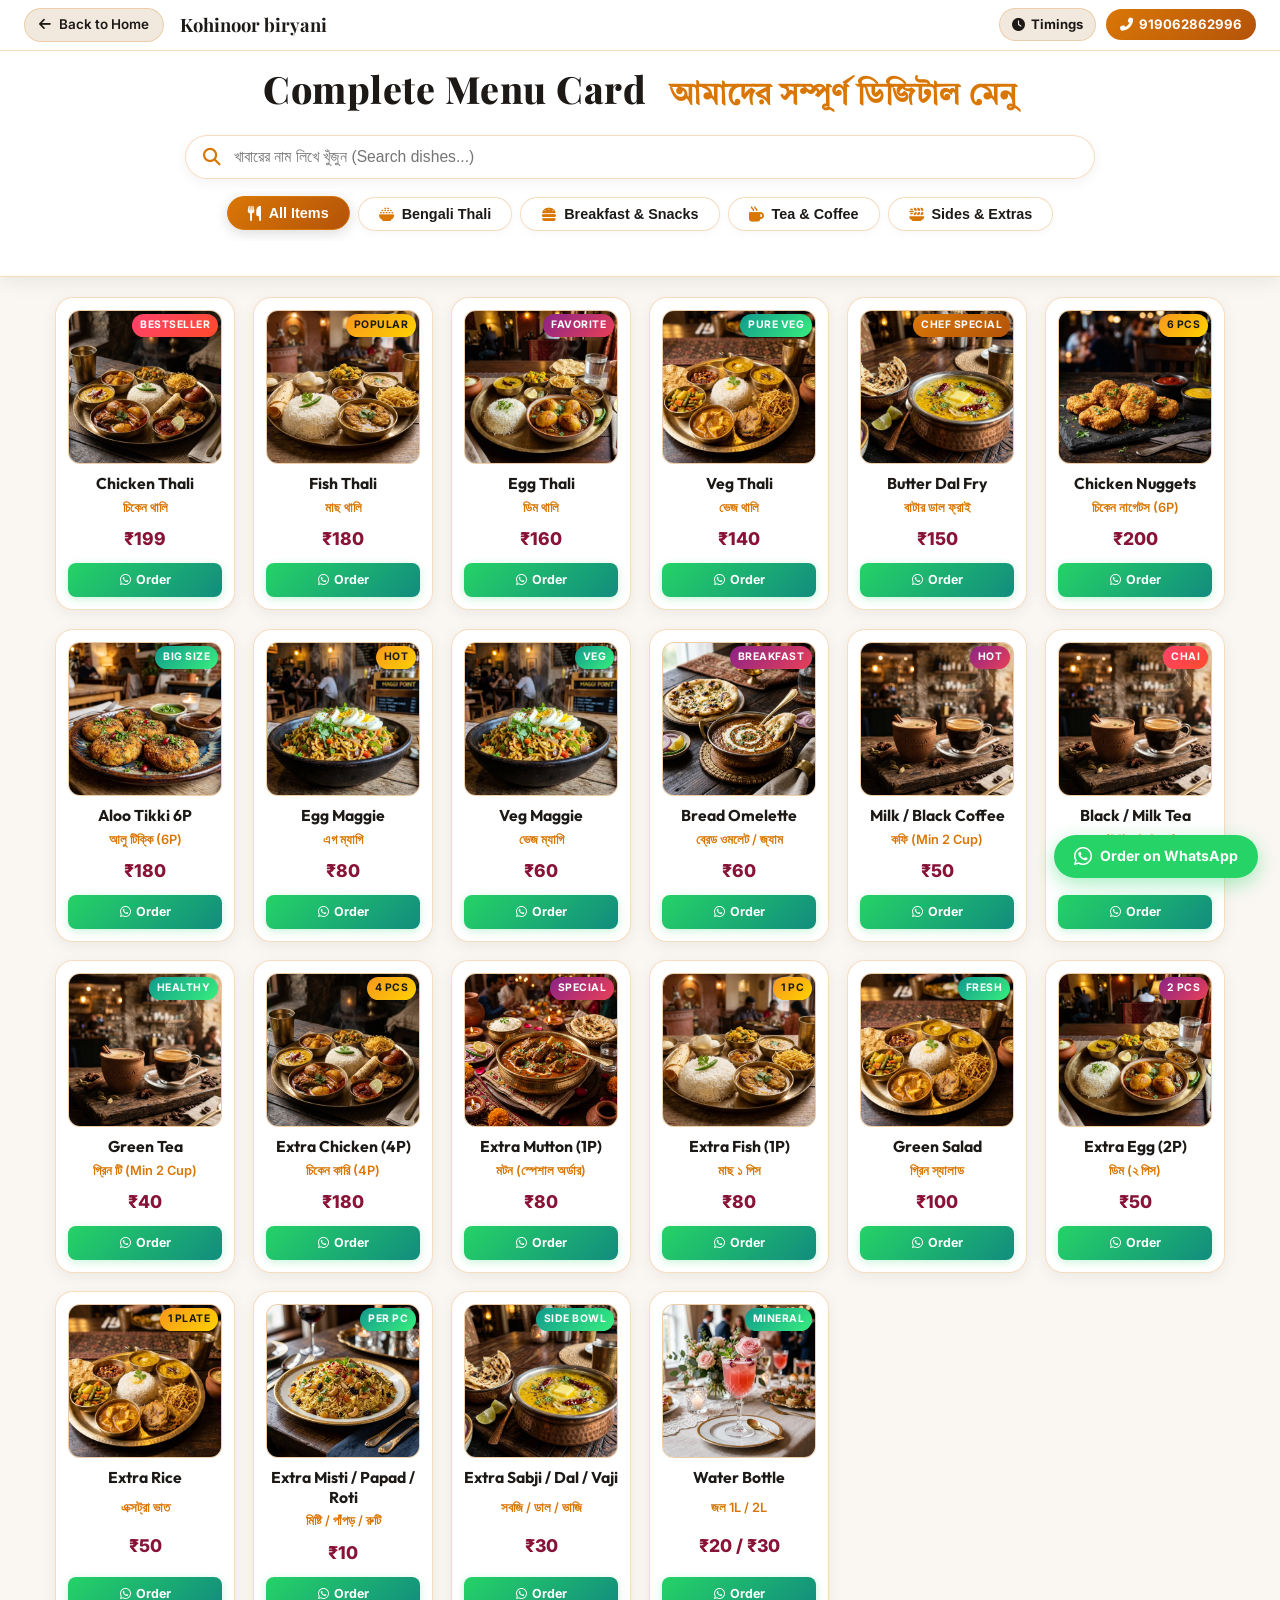
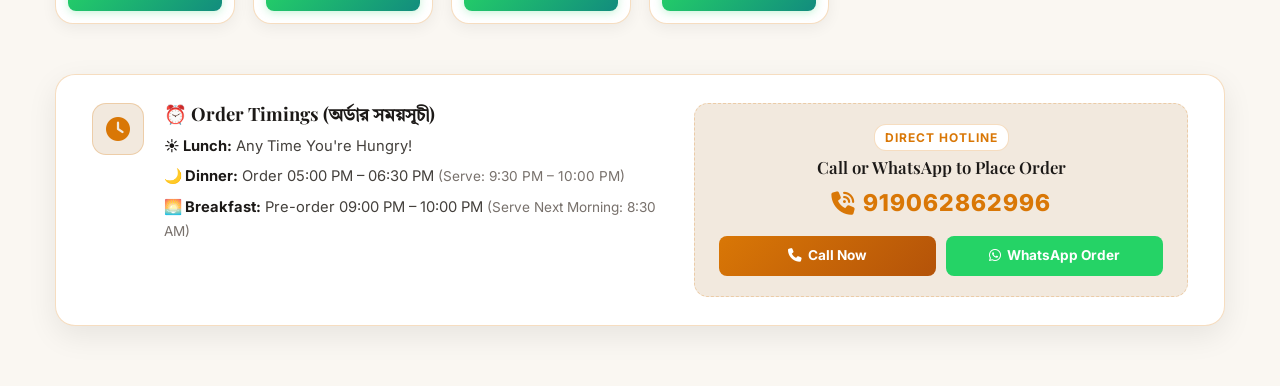
<file: menu.html>
﻿<!DOCTYPE html>
<html lang="bn">
<head>
    <meta charset="UTF-8">
    <meta name="viewport" content="width=device-width, initial-scale=1.0">
    <title>Full Menu Card | Kohinoor biryani| সম্পূর্ণ মেনু</title>
    
    <!-- Meta Descriptions & SEO -->
    <meta name="description" content="Explore the full digital menu of Kohinoor biryani. Bengali Thalis, Snacks, Tea, Coffee, Extras & Direct WhatsApp Ordering.">
    <meta name="theme-color" content="#c9a24b">
    
    <!-- Fonts -->
    <link rel="preconnect" href="https://fonts.googleapis.com">
    <link rel="preconnect" href="https://fonts.gstatic.com" crossorigin>
    <link href="https://fonts.googleapis.com/css2?family=Cinzel:wght@500;700;900&family=Inter:wght@300;400;500;600;700;800&family=Outfit:wght@400;500;600;700;800&family=Playfair+Display:ital,wght@0,600;0,700;0,900;1,600&family=Tiro+Bangla:ital@0;1&display=swap" rel="stylesheet">
    
    <!-- Font Awesome -->
    <link rel="stylesheet" href="https://cdnjs.cloudflare.com/ajax/libs/font-awesome/6.5.1/css/all.min.css">
    
    <!-- Main Style -->
    <link rel="stylesheet" href="styles.css">

    <style>
        /* Specific Styles for Compact Full Menu Page (LIGHT THEME) */
        .full-menu-page {
            background-color: var(--bg-deep);
            color: var(--text-primary);
            min-height: 100vh;
        }

        /* Sticky Top Header Container */
        .sticky-menu-top-container {
            position: sticky;
            top: 0;
            z-index: 1000;
            background: var(--bg-card);
            backdrop-filter: blur(20px);
            -webkit-backdrop-filter: blur(20px);
            border-bottom: 1.5px solid var(--glass-border);
            box-shadow: 0 4px 20px rgba(0, 0, 0, 0.08);
        }

        .full-menu-nav {
            padding: 8px 24px;
            display: flex;
            align-items: center;
            justify-content: space-between;
            border-bottom: 1px solid var(--glass-border);
        }

        .full-menu-nav-left {
            display: flex;
            align-items: center;
            gap: 16px;
        }

        .nav-back-btn {
            display: inline-flex;
            align-items: center;
            gap: 8px;
            background: var(--bg-dark);
            border: 1px solid var(--glass-border);
            color: var(--text-primary);
            padding: 5px 14px;
            border-radius: 25px;
            text-decoration: none;
            font-weight: 600;
            font-size: 0.84rem;
            transition: all 0.3s ease;
        }

        .nav-back-btn:hover {
            background: var(--accent-gold);
            color: #ffffff;
            border-color: var(--accent-gold);
            transform: translateX(-3px);
            box-shadow: 0 0 15px rgba(0, 0, 0, 0.15);
        }

        .full-menu-logo-title {
            font-family: 'Playfair Display', serif;
            font-size: 1.15rem;
            font-weight: 700;
            color: var(--text-primary);
        }

        .full-menu-logo-title span {
            color: var(--accent-gold);
        }

        .full-menu-nav-right {
            display: flex;
            align-items: center;
            gap: 10px;
        }

        .nav-timing-btn {
            display: inline-flex;
            align-items: center;
            gap: 6px;
            background: var(--bg-dark);
            border: 1px solid var(--glass-border);
            color: var(--text-primary);
            padding: 5px 12px;
            border-radius: 25px;
            text-decoration: none;
            font-weight: 700;
            font-size: 0.82rem;
            transition: all 0.3s ease;
        }

        .nav-timing-btn:hover {
            background: var(--accent-gold);
            color: #ffffff;
            border-color: var(--accent-gold);
            transform: translateY(-2px);
            box-shadow: 0 0 15px rgba(0, 0, 0, 0.15);
        }

        .nav-call-btn {
            display: inline-flex;
            align-items: center;
            gap: 6px;
            background: linear-gradient(135deg, var(--accent-gold), var(--accent-amber));
            color: #ffffff;
            padding: 5px 14px;
            border-radius: 25px;
            text-decoration: none;
            font-weight: 700;
            font-size: 0.82rem;
            transition: all 0.3s ease;
        }

        .nav-call-btn:hover {
            transform: translateY(-2px);
            box-shadow: 0 4px 15px rgba(0, 0, 0, 0.2);
        }

        /* Full Menu Hero Header */
        .full-menu-hero {
            text-align: center;
            padding: 14px 20px 10px;
            position: relative;
        }

        .full-menu-hero h1 {
            font-family: 'Playfair Display', serif;
            font-size: 2.35rem;
            font-weight: 800;
            color: var(--text-primary);
            margin-bottom: 0;
            line-height: 1.25;
            letter-spacing: 0.5px;
        }

        .full-menu-hero h1 .bengali-heading {
            color: var(--accent-gold);
            display: inline-block;
            font-size: 1.85rem;
            margin-left: 14px;
            font-family: 'Tiro Bangla', serif;
            font-weight: 700;
        }

        .full-menu-hero p {
            display: none;
        }

        /* Search & Filter Controls */
        .menu-control-bar {
            max-width: 950px;
            margin: 0 auto;
            padding: 10px 20px 15px;
        }

        .search-box-wrapper {
            position: relative;
            margin-bottom: 12px;
        }

        .search-box-wrapper input {
            width: 100%;
            background: var(--bg-card);
            border: 1.5px solid var(--glass-border);
            padding: 12px 20px 12px 48px;
            border-radius: 30px;
            color: var(--text-primary);
            font-size: 0.98rem;
            outline: none;
            transition: all 0.3s ease;
            box-shadow: 0 4px 14px rgba(0, 0, 0, 0.05);
        }

        .search-box-wrapper input:focus {
            border-color: var(--accent-gold);
            box-shadow: 0 0 18px rgba(0, 0, 0, 0.1);
            background: var(--bg-card);
        }

        .search-box-wrapper i {
            position: absolute;
            left: 18px;
            top: 50%;
            transform: translateY(-50%);
            color: var(--accent-gold);
            font-size: 1.1rem;
        }

        .menu-category-tabs {
            touch-action: pan-x pan-y;
            overscroll-behavior-x: contain;
            display: flex;
            justify-content: center;
            flex-wrap: wrap;
            gap: 10px;
            margin: 0;
        }

        .menu-tab-btn {
            background: var(--bg-card);
            border: 1.5px solid var(--glass-border);
            color: var(--text-secondary);
            padding: 8px 20px;
            border-radius: 25px;
            font-size: 0.9rem;
            font-weight: 600;
            cursor: pointer;
            backdrop-filter: blur(8px);
            transition: all 0.25s ease;
            display: inline-flex;
            align-items: center;
            gap: 8px;
            box-shadow: 0 2px 8px rgba(0, 0, 0, 0.04);
        }

        .menu-tab-btn i {
            color: var(--accent-gold);
            font-size: 0.95rem;
            transition: transform 0.3s ease;
        }

        .menu-tab-btn:hover {
            border-color: var(--accent-gold);
            color: var(--text-primary);
            background: var(--bg-card2, #f4f8f9);
            transform: translateY(-2px);
            box-shadow: 0 4px 15px rgba(0, 0, 0, 0.08);
        }

        .menu-tab-btn.active {
            background: linear-gradient(135deg, var(--accent-gold), var(--accent-amber));
            border-color: var(--accent-gold);
            color: #ffffff;
            box-shadow: 0 3px 14px rgba(0, 0, 0, 0.15);
            transform: translateY(-1px);
        }

        .menu-tab-btn.active i {
            color: #ffffff;
        }

        /* Compact Grid for Full Menu */
        .compact-menu-grid-container {
            max-width: 1200px;
            margin: 20px auto 50px;
            padding: 0 15px;
        }

        .compact-grid {
            display: grid;
            grid-template-columns: repeat(auto-fill, minmax(180px, 1fr));
            gap: 18px;
        }

        .compact-grid .food-menu-card {
            flex: initial;
            width: 100%;
            animation: floatMenuItem 4.5s ease-in-out infinite alternate;
        }

        .compact-grid .food-menu-card.hidden {
            display: none !important;
        }

        /* No Results Message */
        #no-results-msg {
            text-align: center;
            padding: 50px 20px;
            font-size: 1.1rem;
            color: var(--accent-gold);
            display: none;
            grid-column: 1 / -1;
        }

        /* Order Info Banner (Light Theme) */
        .order-info-banner {
            display: flex;
            align-items: stretch;
            justify-content: space-between;
            gap: 25px;
            padding: 28px 36px;
            border-radius: 20px;
            background: var(--bg-card);
            border: 1.5px solid var(--glass-border);
            box-shadow: 0 10px 30px rgba(0, 0, 0, 0.07);
        }

        .order-timing-card {
            display: flex;
            gap: 20px;
            flex: 1.3;
        }

        .timing-icon {
            width: 52px;
            height: 52px;
            border-radius: 14px;
            background: var(--bg-dark);
            border: 1px solid var(--glass-border);
            display: flex;
            align-items: center;
            justify-content: center;
            color: var(--accent-gold);
            font-size: 1.5rem;
            flex-shrink: 0;
        }

        .timing-details h4 {
            color: var(--text-primary);
            font-size: 1.15rem;
            margin-bottom: 10px;
            font-weight: 700;
        }

        .timing-details ul {
            list-style: none;
            padding: 0;
            margin: 0;
            display: flex;
            flex-direction: column;
            gap: 7px;
        }

        .timing-details li {
            font-size: 0.92rem;
            color: var(--text-secondary);
        }

        .timing-details li strong {
            color: var(--text-primary);
        }

        .timing-details .serve-time {
            color: var(--text-muted);
            font-size: 0.85rem;
        }

        .order-call-box {
            flex: 1;
            display: flex;
            flex-direction: column;
            align-items: center;
            justify-content: center;
            text-align: center;
            background: var(--bg-dark);
            padding: 20px 24px;
            border-radius: 14px;
            border: 1px dashed var(--glass-border);
        }

        .call-badge {
            background: var(--bg-card);
            color: var(--accent-gold);
            font-size: 0.75rem;
            font-weight: 700;
            text-transform: uppercase;
            letter-spacing: 1px;
            padding: 3px 10px;
            border-radius: 12px;
            margin-bottom: 6px;
            border: 1px solid var(--glass-border);
        }

        .order-call-box h3 {
            font-size: 1.05rem;
            color: var(--text-primary);
            margin-bottom: 8px;
            font-weight: 600;
        }

        .order-phone-link {
            font-size: 1.45rem;
            font-weight: 800;
            color: var(--accent-gold);
            text-decoration: none;
            letter-spacing: 1px;
            display: inline-flex;
            align-items: center;
            gap: 8px;
            margin-bottom: 14px;
            transition: transform 0.3s ease;
        }

        .order-phone-link:hover {
            transform: scale(1.05);
        }

        .quick-action-btns {
            display: flex;
            gap: 10px;
            width: 100%;
        }

        .direct-call-btn, .direct-wp-btn {
            flex: 1;
            padding: 9px 12px;
            border-radius: 8px;
            font-size: 0.85rem;
            font-weight: 700;
            text-decoration: none;
            display: inline-flex;
            align-items: center;
            justify-content: center;
            gap: 6px;
            transition: all 0.3s ease;
        }

        .direct-call-btn {
            background: linear-gradient(135deg, var(--accent-gold), var(--accent-amber));
            color: #ffffff;
        }

        .direct-call-btn:hover {
            transform: translateY(-2px);
            box-shadow: 0 4px 15px rgba(0, 0, 0, 0.2);
        }

        .direct-wp-btn {
            background: #25D366;
            color: #ffffff;
        }

        .direct-wp-btn:hover {
            background: #1ebc59;
            transform: translateY(-2px);
            box-shadow: 0 4px 15px rgba(37, 211, 102, 0.4);
        }

        /* Floating Order Quick Dial */
        .floating-order-btn {
            position: fixed;
            bottom: 22px;
            right: 22px;
            z-index: 999;
            display: flex;
            align-items: center;
            gap: 8px;
            background: #25D366;
            color: #ffffff;
            padding: 10px 20px;
            border-radius: 35px;
            text-decoration: none;
            font-weight: 700;
            font-size: 0.88rem;
            box-shadow: 0 6px 20px rgba(37, 211, 102, 0.4);
            transition: all 0.3s ease;
            animation: pulseOrderBtn 2.5s infinite;
        }

        .floating-order-btn:hover {
            background: #1ebc59;
            color: #ffffff;
            transform: scale(1.06);
            box-shadow: 0 8px 25px rgba(37, 211, 102, 0.6);
        }

        @keyframes pulseOrderBtn {
            0%, 100% { transform: scale(1); }
            50% { transform: scale(1.04); }
        }

        @media (max-width: 900px) {
            .order-info-banner {
                flex-direction: column;
                padding: 22px;
            }
            .order-timing-card {
                flex-direction: column;
                gap: 12px;
            }
        }

        @media (max-width: 600px) {
            .full-menu-nav {
                padding: 8px 12px;
            }
            .nav-back-btn span {
                display: none;
            }
            .full-menu-logo-title {
                font-size: 1.05rem;
            }
            .nav-timing-btn {
                padding: 4px 8px;
                font-size: 0.76rem;
            }
            .nav-timing-btn span {
                display: none;
            }
            .nav-call-btn {
                padding: 4px 10px;
                font-size: 0.76rem;
            }
            .full-menu-hero {
                padding: 10px 10px 4px;
            }
            .full-menu-hero h1 {
                font-size: 1.65rem;
            }
            .full-menu-hero h1 .bengali-heading {
                font-size: 1.35rem;
                display: block;
                margin-left: 0;
                margin-top: 4px;
            }
            .menu-control-bar {
                padding: 6px 12px 10px;
            }
            .search-box-wrapper {
                margin-bottom: 8px;
            }
            .search-box-wrapper input {
                padding: 9px 16px 9px 38px;
                font-size: 0.88rem;
                border-radius: 25px;
            }
            .search-box-wrapper i {
                left: 14px;
                font-size: 0.95rem;
            }
            .menu-category-tabs {
            touch-action: pan-x pan-y;
            overscroll-behavior-x: contain;
                gap: 6px;
                overflow-x: auto;
                flex-wrap: nowrap;
                justify-content: flex-start;
                padding-bottom: 4px;
                -webkit-overflow-scrolling: touch;
            }
            .menu-tab-btn {
                padding: 6px 14px;
                font-size: 0.8rem;
                border-radius: 20px;
                white-space: nowrap;
                flex-shrink: 0;
            }
            .compact-grid {
                grid-template-columns: repeat(2, 1fr);
                gap: 10px;
            }
            .compact-grid .food-menu-card {
                padding: 8px;
            }
            .food-title {
                font-size: 0.86rem;
            }
            .bengali-title {
                font-size: 0.72rem;
            }
            .food-price {
                font-size: 0.95rem;
            }
            .food-order-btn {
                padding: 5px 8px;
                font-size: 0.72rem;
            }
        }
    </style>
</head>
<body class="full-menu-page">

    <!-- Sticky Top Header (Navbar + Hero Title + Search Box + Filter Tabs) -->
    <div class="sticky-menu-top-container">
        <!-- Top Navigation Bar -->
        <nav class="full-menu-nav">
            <div class="full-menu-nav-left">
                <a href="index.html" class="nav-back-btn" title="Go back to Home Page">
                    <i class="fas fa-arrow-left"></i> <span>Back to Home</span>
                </a>
                <div class="full-menu-logo-title">Kohinoor biryani</div>
            </div>
            <div class="full-menu-nav-right">
                <a href="#order-timings" class="nav-timing-btn" id="nav-timing-toggle-btn" title="Order Timings (অর্ডার সময়সূচী)">
                    <i class="fas fa-clock" id="nav-timing-icon"></i> <span id="nav-timing-text">Timings</span>
                </a>
                <a href="tel:919062862996" class="nav-call-btn">
                    <i class="fas fa-phone-alt"></i> <span>919062862996</span>
                </a>
            </div>
        </nav>

        <!-- Hero Header -->
        <header class="full-menu-hero">
            <h1>Complete Menu Card <span class="bengali-heading">আমাদের সম্পূর্ণ ডিজিটাল মেনু</span></h1>
        </header>

        <!-- Search Bar & Category Filter Tabs -->
        <div class="menu-control-bar">
            <div class="search-box-wrapper">
                <i class="fas fa-search"></i>
                <input type="text" id="menu-search-input" placeholder="খাবারের নাম লিখে খুঁজুন (Search dishes...)" autocomplete="off">
            </div>

            <div class="menu-category-tabs">
                <button class="menu-tab-btn active" data-category="all">
                    <i class="fas fa-utensils"></i> All Items
                </button>
                <button class="menu-tab-btn" data-category="thali">
                    <i class="fas fa-bowl-rice"></i> Bengali Thali
                </button>
                <button class="menu-tab-btn" data-category="snacks">
                    <i class="fas fa-burger"></i> Breakfast & Snacks
                </button>
                <button class="menu-tab-btn" data-category="beverages">
                    <i class="fas fa-mug-hot"></i> Tea & Coffee
                </button>
                <button class="menu-tab-btn" data-category="extras">
                    <i class="fas fa-plate-wheat"></i> Sides & Extras
                </button>
            </div>
        </div>
    </div>

    <!-- Compact Full Menu Grid -->
    <main class="compact-menu-grid-container">
        <div class="compact-grid" id="full-menu-grid">

            <!-- 1. Chicken Thali -->
            <div class="food-menu-card" data-category="thali" data-keywords="chicken thali murgi murgir mangsho rice dal sabji thali">
                <div class="food-card-badge bestseller">Bestseller</div>
                <div class="food-card-img-box">
                    <img src="assets/menu_chicken_thali.webp" alt="Chicken Thali" loading="lazy">
                </div>
                <div class="food-card-body">
                    <h3 class="food-title">Chicken Thali</h3>
                    <span class="bengali-title">চিকেন থালি</span>
                    <span class="food-price">₹199</span>
                    <a href="https://wa.me/919062862996?text==Hi%20Kohinoor%20biryani,%20I%20want%20to%20order%20Chicken%20Thali%20(₹199)" target="_blank" class="food-order-btn">
                        <i class="fab fa-whatsapp"></i> Order
                    </a>
                </div>
            </div>

            <!-- 2. Fish Thali -->
            <div class="food-menu-card" data-category="thali" data-keywords="fish thali macher thali mach jhol rui katla rice dal thali">
                <div class="food-card-badge popular">Popular</div>
                <div class="food-card-img-box">
                    <img src="assets/menu_fish_thali.webp" alt="Fish Thali" loading="lazy">
                </div>
                <div class="food-card-body">
                    <h3 class="food-title">Fish Thali</h3>
                    <span class="bengali-title">মাছ থালি</span>
                    <span class="food-price">₹180</span>
                    <a href="https://wa.me/919062862996?text==Hi%20Kohinoor%20biryani,%20I%20want%20to%20order%20Fish%20Thali%20(₹180)" target="_blank" class="food-order-btn">
                        <i class="fab fa-whatsapp"></i> Order
                    </a>
                </div>
            </div>

            <!-- 3. Egg Thali -->
            <div class="food-menu-card" data-category="thali" data-keywords="egg thali dimer thali dim kosha rice dal thali">
                <div class="food-card-badge special">Favorite</div>
                <div class="food-card-img-box">
                    <img src="assets/menu_egg_thali.webp" alt="Egg Thali" loading="lazy">
                </div>
                <div class="food-card-body">
                    <h3 class="food-title">Egg Thali</h3>
                    <span class="bengali-title">ডিম থালি</span>
                    <span class="food-price">₹160</span>
                    <a href="https://wa.me/919062862996?text==Hi%20Kohinoor%20biryani,%20I%20want%20to%20order%20Egg%20Thali%20(₹160)" target="_blank" class="food-order-btn">
                        <i class="fab fa-whatsapp"></i> Order
                    </a>
                </div>
            </div>

            <!-- 4. Veg Thali -->
            <div class="food-menu-card" data-category="thali" data-keywords="veg thali niramish thali paneer dal sabji rice mishti doi">
                <div class="food-card-badge pure-veg">Pure Veg</div>
                <div class="food-card-img-box">
                    <img src="assets/menu_veg_thali.webp" alt="Veg Thali" loading="lazy">
                </div>
                <div class="food-card-body">
                    <h3 class="food-title">Veg Thali</h3>
                    <span class="bengali-title">ভেজ থালি</span>
                    <span class="food-price">₹140</span>
                    <a href="https://wa.me/919062862996?text==Hi%20Kohinoor%20biryani,%20I%20want%20to%20order%20Veg%20Thali%20(₹140)" target="_blank" class="food-order-btn">
                        <i class="fab fa-whatsapp"></i> Order
                    </a>
                </div>
            </div>

            <!-- 5. Butter Dal Fry -->
            <div class="food-menu-card" data-category="extras" data-keywords="butter dal fry yellow dal tadka veg">
                <div class="food-card-badge chef">Chef Special</div>
                <div class="food-card-img-box">
                    <img src="assets/menu_butter_dal_fry.webp" alt="Butter Dal Fry" loading="lazy">
                </div>
                <div class="food-card-body">
                    <h3 class="food-title">Butter Dal Fry</h3>
                    <span class="bengali-title">বাটার ডাল ফ্রাই</span>
                    <span class="food-price">₹150</span>
                    <a href="https://wa.me/919062862996?text==Hi%20Kohinoor%20biryani,%20I%20want%20to%20order%20Butter%20Dal%20Fry%20(₹150)" target="_blank" class="food-order-btn">
                        <i class="fab fa-whatsapp"></i> Order
                    </a>
                </div>
            </div>

            <!-- 6. Chicken Nuggets (6P) -->
            <div class="food-menu-card" data-category="snacks" data-keywords="chicken nuggets 6p fried snacks non-veg">
                <div class="food-card-badge popular">6 Pcs</div>
                <div class="food-card-img-box">
                    <img src="assets/menu_chicken_nuggets.webp" alt="Chicken Nuggets" loading="lazy">
                </div>
                <div class="food-card-body">
                    <h3 class="food-title">Chicken Nuggets</h3>
                    <span class="bengali-title">চিকেন নাগেটস (6P)</span>
                    <span class="food-price">₹200</span>
                    <a href="https://wa.me/919062862996?text==Hi%20Kohinoor%20biryani,%20I%20want%20to%20order%20Chicken%20Nuggets%20(₹200)" target="_blank" class="food-order-btn">
                        <i class="fab fa-whatsapp"></i> Order
                    </a>
                </div>
            </div>

            <!-- 7. Aloo Tikki Big Size (6P) -->
            <div class="food-menu-card" data-category="snacks" data-keywords="aloo tikki potato cutlet snacks big size veg">
                <div class="food-card-badge pure-veg">Big Size</div>
                <div class="food-card-img-box">
                    <img src="assets/menu_aloo_tikki.webp" alt="Aloo Tikki Big Size" loading="lazy">
                </div>
                <div class="food-card-body">
                    <h3 class="food-title">Aloo Tikki 6P</h3>
                    <span class="bengali-title">আলু টিক্কি (6P)</span>
                    <span class="food-price">₹180</span>
                    <a href="https://wa.me/919062862996?text==Hi%20Kohinoor%20biryani,%20I%20want%20to%20order%20Aloo%20Tikki%20(₹180)" target="_blank" class="food-order-btn">
                        <i class="fab fa-whatsapp"></i> Order
                    </a>
                </div>
            </div>

            <!-- 8. Egg Maggie -->
            <div class="food-menu-card" data-category="snacks" data-keywords="egg maggie noodles masala snacks">
                <div class="food-card-badge popular">Hot</div>
                <div class="food-card-img-box">
                    <img src="assets/menu_egg_maggie.webp" alt="Egg Maggie" loading="lazy">
                </div>
                <div class="food-card-body">
                    <h3 class="food-title">Egg Maggie</h3>
                    <span class="bengali-title">এগ ম্যাগি</span>
                    <span class="food-price">₹80</span>
                    <a href="https://wa.me/919062862996?text==Hi%20Kohinoor%20biryani,%20I%20want%20to%20order%20Egg%20Maggie%20(₹80)" target="_blank" class="food-order-btn">
                        <i class="fab fa-whatsapp"></i> Order
                    </a>
                </div>
            </div>

            <!-- 9. Veg Maggie -->
            <div class="food-menu-card" data-category="snacks" data-keywords="veg maggie masala noodles snacks vegetarian">
                <div class="food-card-badge pure-veg">Veg</div>
                <div class="food-card-img-box">
                    <img src="assets/menu_egg_maggie.webp" alt="Veg Maggie" loading="lazy">
                </div>
                <div class="food-card-body">
                    <h3 class="food-title">Veg Maggie</h3>
                    <span class="bengali-title">ভেজ ম্যাগি</span>
                    <span class="food-price">₹60</span>
                    <a href="https://wa.me/919062862996?text==Hi%20Kohinoor%20biryani,%20I%20want%20to%20order%20Veg%20Maggie%20(₹60)" target="_blank" class="food-order-btn">
                        <i class="fab fa-whatsapp"></i> Order
                    </a>
                </div>
            </div>

            <!-- 10. Bread Omelette / Jam / Butter -->
            <div class="food-menu-card" data-category="snacks" data-keywords="bread omelette jam butter breakfast toast egg">
                <div class="food-card-badge special">Breakfast</div>
                <div class="food-card-img-box">
                    <img src="assets/menu6.webp" alt="Bread Omelette Jam Butter" loading="lazy">
                </div>
                <div class="food-card-body">
                    <h3 class="food-title">Bread Omelette</h3>
                    <span class="bengali-title">ব্রেড ওমলেট / জ্যাম</span>
                    <span class="food-price">₹60</span>
                    <a href="https://wa.me/919062862996?text==Hi%20Kohinoor%20biryani,%20I%20want%20to%20order%20Bread%20Omelette%20(₹60)" target="_blank" class="food-order-btn">
                        <i class="fab fa-whatsapp"></i> Order
                    </a>
                </div>
            </div>

            <!-- 11. Milk / Black Coffee -->
            <div class="food-menu-card" data-category="beverages" data-keywords="coffee milk coffee black coffee hot drink beverages espresso">
                <div class="food-card-badge special">Hot</div>
                <div class="food-card-img-box">
                    <img src="assets/menu_tea_coffee.webp" alt="Milk and Black Coffee" loading="lazy">
                </div>
                <div class="food-card-body">
                    <h3 class="food-title">Milk / Black Coffee</h3>
                    <span class="bengali-title">কফি (Min 2 Cup)</span>
                    <span class="food-price">₹50</span>
                    <a href="https://wa.me/919062862996?text==Hi%20Kohinoor%20biryani,%20I%20want%20to%20order%20Coffee" target="_blank" class="food-order-btn">
                        <i class="fab fa-whatsapp"></i> Order
                    </a>
                </div>
            </div>

            <!-- 12. Black / Milk Tea -->
            <div class="food-menu-card" data-category="beverages" data-keywords="tea chai milk tea black tea masala chai beverage">
                <div class="food-card-badge bestseller">Chai</div>
                <div class="food-card-img-box">
                    <img src="assets/menu_tea_coffee.webp" alt="Black and Milk Tea" loading="lazy">
                </div>
                <div class="food-card-body">
                    <h3 class="food-title">Black / Milk Tea</h3>
                    <span class="bengali-title">চা (Min 2 Cup)</span>
                    <span class="food-price">₹25</span>
                    <a href="https://wa.me/919062862996?text==Hi%20Kohinoor%20biryani,%20I%20want%20to%20order%20Tea" target="_blank" class="food-order-btn">
                        <i class="fab fa-whatsapp"></i> Order
                    </a>
                </div>
            </div>

            <!-- 13. Green Tea -->
            <div class="food-menu-card" data-category="beverages" data-keywords="green tea healthy detox hot beverage">
                <div class="food-card-badge pure-veg">Healthy</div>
                <div class="food-card-img-box">
                    <img src="assets/menu_tea_coffee.webp" alt="Green Tea" loading="lazy">
                </div>
                <div class="food-card-body">
                    <h3 class="food-title">Green Tea</h3>
                    <span class="bengali-title">গ্রিন টি (Min 2 Cup)</span>
                    <span class="food-price">₹40</span>
                    <a href="https://wa.me/919062862996?text==Hi%20Kohinoor%20biryani,%20I%20want%20to%20order%20Green%20Tea" target="_blank" class="food-order-btn">
                        <i class="fab fa-whatsapp"></i> Order
                    </a>
                </div>
            </div>

            <!-- 14. Extra Chicken (4P) -->
            <div class="food-menu-card" data-category="extras" data-keywords="extra chicken 4p murgir mangsho chicken curry side non-veg">
                <div class="food-card-badge popular">4 Pcs</div>
                <div class="food-card-img-box">
                    <img src="assets/menu_chicken_thali.webp" alt="Extra Chicken 4P" loading="lazy">
                </div>
                <div class="food-card-body">
                    <h3 class="food-title">Extra Chicken (4P)</h3>
                    <span class="bengali-title">চিকেন কারি (4P)</span>
                    <span class="food-price">₹180</span>
                    <a href="https://wa.me/919062862996?text==Hi%20Kohinoor%20biryani,%20I%20want%20to%20order%20Extra%20Chicken%204P%20(₹180)" target="_blank" class="food-order-btn">
                        <i class="fab fa-whatsapp"></i> Order
                    </a>
                </div>
            </div>

            <!-- 15. Extra Mutton (1P - Special Order) -->
            <div class="food-menu-card" data-category="extras" data-keywords="extra mutton 1p khasi mangsho mutton kosha special non-veg">
                <div class="food-card-badge special">Special</div>
                <div class="food-card-img-box">
                    <img src="assets/menu3.webp" alt="Extra Mutton 1P" loading="lazy">
                </div>
                <div class="food-card-body">
                    <h3 class="food-title">Extra Mutton (1P)</h3>
                    <span class="bengali-title">মটন (স্পেশাল অর্ডার)</span>
                    <span class="food-price">₹80</span>
                    <a href="https://wa.me/919062862996?text==Hi%20Kohinoor%20biryani,%20I%20want%20to%20order%20Extra%20Mutton%20(₹80)" target="_blank" class="food-order-btn">
                        <i class="fab fa-whatsapp"></i> Order
                    </a>
                </div>
            </div>

            <!-- 16. Extra Fish (1P) -->
            <div class="food-menu-card" data-category="extras" data-keywords="extra fish 1p macher jhol rui katla side non-veg">
                <div class="food-card-badge popular">1 Pc</div>
                <div class="food-card-img-box">
                    <img src="assets/menu_fish_thali.webp" alt="Extra Fish 1P" loading="lazy">
                </div>
                <div class="food-card-body">
                    <h3 class="food-title">Extra Fish (1P)</h3>
                    <span class="bengali-title">মাছ ১ পিস</span>
                    <span class="food-price">₹80</span>
                    <a href="https://wa.me/919062862996?text==Hi%20Kohinoor%20biryani,%20I%20want%20to%20order%20Extra%20Fish%20(₹80)" target="_blank" class="food-order-btn">
                        <i class="fab fa-whatsapp"></i> Order
                    </a>
                </div>
            </div>

            <!-- 17. Green Salad -->
            <div class="food-menu-card" data-category="extras" data-keywords="green salad cucumber tomato onion lemon salad veg">
                <div class="food-card-badge pure-veg">Fresh</div>
                <div class="food-card-img-box">
                    <img src="assets/menu_veg_thali.webp" alt="Green Salad" loading="lazy">
                </div>
                <div class="food-card-body">
                    <h3 class="food-title">Green Salad</h3>
                    <span class="bengali-title">গ্রিন স্যালাড</span>
                    <span class="food-price">₹100</span>
                    <a href="https://wa.me/919062862996?text==Hi%20Kohinoor%20biryani,%20I%20want%20to%20order%20Green%20Salad%20(₹100)" target="_blank" class="food-order-btn">
                        <i class="fab fa-whatsapp"></i> Order
                    </a>
                </div>
            </div>

            <!-- 18. Extra Egg (2P) -->
            <div class="food-menu-card" data-category="extras" data-keywords="extra egg 2p dim egg curry side non-veg">
                <div class="food-card-badge special">2 Pcs</div>
                <div class="food-card-img-box">
                    <img src="assets/menu_egg_thali.webp" alt="Extra Egg 2P" loading="lazy">
                </div>
                <div class="food-card-body">
                    <h3 class="food-title">Extra Egg (2P)</h3>
                    <span class="bengali-title">ডিম (২ পিস)</span>
                    <span class="food-price">₹50</span>
                    <a href="https://wa.me/919062862996?text==Hi%20Kohinoor%20biryani,%20I%20want%20to%20order%20Extra%20Egg%202P%20(₹50)" target="_blank" class="food-order-btn">
                        <i class="fab fa-whatsapp"></i> Order
                    </a>
                </div>
            </div>

            <!-- 19. Extra Rice -->
            <div class="food-menu-card" data-category="extras" data-keywords="extra rice bhat rice portion veg side">
                <div class="food-card-badge popular">1 Plate</div>
                <div class="food-card-img-box">
                    <img src="assets/menu_veg_thali.webp" alt="Extra Rice" loading="lazy">
                </div>
                <div class="food-card-body">
                    <h3 class="food-title">Extra Rice</h3>
                    <span class="bengali-title">এক্সট্রা ভাত</span>
                    <span class="food-price">₹50</span>
                    <a href="https://wa.me/919062862996?text==Hi%20Kohinoor%20biryani,%20I%20want%20to%20order%20Extra%20Rice%20(₹50)" target="_blank" class="food-order-btn">
                        <i class="fab fa-whatsapp"></i> Order
                    </a>
                </div>
            </div>

            <!-- 20. Extra Misti / Papad / Roti -->
            <div class="food-menu-card" data-category="extras" data-keywords="extra misti papad roti sweet flatbread side">
                <div class="food-card-badge pure-veg">Per Pc</div>
                <div class="food-card-img-box">
                    <img src="assets/menu2.webp" alt="Extra Misti Papad Roti" loading="lazy">
                </div>
                <div class="food-card-body">
                    <h3 class="food-title">Extra Misti / Papad / Roti</h3>
                    <span class="bengali-title">মিষ্টি / পাঁপড় / রুটি</span>
                    <span class="food-price">₹10</span>
                    <a href="https://wa.me/919062862996?text==Hi%20Kohinoor%20biryani,%20I%20want%20to%20order%20Extra%20Misti%20Papad%20Roti%20(₹10)" target="_blank" class="food-order-btn">
                        <i class="fab fa-whatsapp"></i> Order
                    </a>
                </div>
            </div>

            <!-- 21. Extra Sabji / Dal / Vaji -->
            <div class="food-menu-card" data-category="extras" data-keywords="extra sabji dal vaji butter dal fry veg side">
                <div class="food-card-badge pure-veg">Side Bowl</div>
                <div class="food-card-img-box">
                    <img src="assets/menu_butter_dal_fry.webp" alt="Extra Sabji Dal Vaji" loading="lazy">
                </div>
                <div class="food-card-body">
                    <h3 class="food-title">Extra Sabji / Dal / Vaji</h3>
                    <span class="bengali-title">সবজি / ডাল / ভাজি</span>
                    <span class="food-price">₹30</span>
                    <a href="https://wa.me/919062862996?text==Hi%20Kohinoor%20biryani,%20I%20want%20to%20order%20Extra%20Sabji%20Dal%20Vaji%20(₹30)" target="_blank" class="food-order-btn">
                        <i class="fab fa-whatsapp"></i> Order
                    </a>
                </div>
            </div>

            <!-- 20. Packaged Water Bottle (1L / 2L) -->
            <div class="food-menu-card" data-category="beverages" data-keywords="water bottle 1l 2l mineral water drink">
                <div class="food-card-badge pure-veg">Mineral</div>
                <div class="food-card-img-box">
                    <img src="assets/menu5.webp" alt="Packaged Water Bottle" loading="lazy">
                </div>
                <div class="food-card-body">
                    <h3 class="food-title">Water Bottle</h3>
                    <span class="bengali-title">জল 1L / 2L</span>
                    <span class="food-price">₹20 / ₹30</span>
                    <a href="https://wa.me/919062862996?text==Hi%20Kohinoor%20biryani,%20I%20want%20to%20order%20Water%20Bottle" target="_blank" class="food-order-btn">
                        <i class="fab fa-whatsapp"></i> Order
                    </a>
                </div>
            </div>

        </div>

        <!-- No Results Fallback -->
        <div id="no-results-msg">
            <i class="fas fa-search" style="font-size: 2.5rem; margin-bottom: 12px; display: block;"></i>
            <p>আপনার খোঁজা অনুযায়ী কোনো খাবার পাওয়া যায়নি। অন্য কিছু লিখে খুঁজুন।</p>
        </div>
    </main>

    <!-- Order Timings Banner -->
    <div id="order-timings" style="max-width: 1200px; margin: 0 auto 60px; padding: 0 15px; scroll-margin-top: 170px;">
        <div class="order-info-banner glassmorphism">
            <div class="order-timing-card">
                <div class="timing-icon"><i class="fas fa-clock"></i></div>
                <div class="timing-details">
                    <h4>⏰ Order Timings (অর্ডার সময়সূচী)</h4>
                    <ul>
                        <li><strong>☀️ Lunch:</strong> Any Time You're Hungry!</li>
                        <li><strong>🌙 Dinner:</strong> Order 05:00 PM – 06:30 PM <span class="serve-time">(Serve: 9:30 PM – 10:00 PM)</span></li>
                        <li><strong>🌅 Breakfast:</strong> Pre-order 09:00 PM – 10:00 PM <span class="serve-time">(Serve Next Morning: 8:30 AM)</span></li>
                    </ul>
                </div>
            </div>
            
            <div class="order-call-box">
                <div class="call-badge">Direct Hotline</div>
                <h3>Call or WhatsApp to Place Order</h3>
                <a href="tel:919062862996" class="order-phone-link">
                    <i class="fas fa-phone-volume"></i> 919062862996
                </a>
                <div class="quick-action-btns">
                    <a href="tel:919062862996" class="direct-call-btn">
                        <i class="fas fa-phone"></i> Call Now
                    </a>
                    <a href="https://wa.me/919062862996?text==Hello%20Kohinoor%20biryani,%20I%20want%20to%20place%20an%20order!" target="_blank" class="direct-wp-btn">
                        <i class="fab fa-whatsapp"></i> WhatsApp Order
                    </a>
                </div>
            </div>
        </div>
    </div>

    <!-- Floating Direct WhatsApp Button -->
    <a href="https://wa.me/919062862996?text==Hello%20Kohinoor%20biryani,%20I%20want%20to%20order%20food!" target="_blank" class="floating-order-btn" title="Direct WhatsApp Order">
        <i class="fab fa-whatsapp" style="font-size: 1.3rem;"></i> <span>Order on WhatsApp</span>
    </a>

    <!-- JavaScript for Live Search & Category Filtering -->
    <script>
        document.addEventListener('DOMContentLoaded', () => {
            const searchInput = document.getElementById('menu-search-input');
            const categoryTabs = document.querySelectorAll('.menu-tab-btn');
            const foodCards = document.querySelectorAll('.food-menu-card');
            const noResultsMsg = document.getElementById('no-results-msg');

            let activeCategory = 'all';

            function filterMenu() {
                const query = searchInput.value.toLowerCase().trim();
                let visibleCount = 0;

                foodCards.forEach(card => {
                    const cardCategory = card.getAttribute('data-category');
                    const keywords = (card.getAttribute('data-keywords') || '') + ' ' + card.innerText.toLowerCase();

                    const matchesCategory = (activeCategory === 'all' || cardCategory === activeCategory);
                    const matchesSearch = query === '' || keywords.includes(query);

                    if (matchesCategory && matchesSearch) {
                        card.classList.remove('hidden');
                        visibleCount++;
                    } else {
                        card.classList.add('hidden');
                    }
                });

                if (visibleCount === 0) {
                    noResultsMsg.style.display = 'block';
                } else {
                    noResultsMsg.style.display = 'none';
                }
            }

            // Category Tab Clicks
            categoryTabs.forEach(tab => {
                tab.addEventListener('click', () => {
                    categoryTabs.forEach(t => t.classList.remove('active'));
                    tab.classList.add('active');
                    activeCategory = tab.getAttribute('data-category');
                    const tabsContainer = tab.closest('.menu-category-tabs');
                    if (tabsContainer) {
                        const targetScroll = tab.offsetLeft - (tabsContainer.clientWidth / 2) + (tab.offsetWidth / 2);
                        tabsContainer.scrollTo({ left: targetScroll, behavior: 'smooth' });
                    }
                    filterMenu();
                });
            });

            // Search Input Live Filter
            searchInput.addEventListener('input', () => {
                filterMenu();
            });

            // ============================================================
            // TWO-WAY TOGGLE SCROLL (Click to go to Timings, Click again to go to Top)
            // ============================================================
            const timingToggleBtn = document.getElementById('nav-timing-toggle-btn');
            const timingIcon = document.getElementById('nav-timing-icon');
            const timingText = document.getElementById('nav-timing-text');
            const orderTimingsSection = document.getElementById('order-timings');

            function isNearTimingsSection() {
                if (!orderTimingsSection) return false;
                const rect = orderTimingsSection.getBoundingClientRect();
                return rect.top <= window.innerHeight * 0.75;
            }

            if (timingToggleBtn && orderTimingsSection) {
                timingToggleBtn.addEventListener('click', (e) => {
                    e.preventDefault();
                    if (isNearTimingsSection()) {
                        // If already at Timings section -> Smoothly scroll back to TOP
                        window.scrollTo({ top: 0, behavior: 'smooth' });
                    } else {
                        // Smoothly scroll DOWN to Order Timings section
                        orderTimingsSection.scrollIntoView({ behavior: 'smooth', block: 'start' });
                    }
                });

                // Dynamically update button icon/text when user scrolls near timings
                window.addEventListener('scroll', () => {
                    if (isNearTimingsSection()) {
                        timingToggleBtn.classList.add('at-bottom');
                        if (timingIcon) timingIcon.className = 'fas fa-arrow-up';
                        if (timingText) timingText.innerText = 'Top';
                        timingToggleBtn.title = 'Scroll back to Top (উপরে ফিরে যান)';
                    } else {
                        timingToggleBtn.classList.remove('at-bottom');
                        if (timingIcon) timingIcon.className = 'fas fa-clock';
                        if (timingText) timingText.innerText = 'Timings';
                        timingToggleBtn.title = 'Order Timings (অর্ডার সময়সূচী)';
                    }
                }, { passive: true });
            }
        });
    </script>
</body>
</html>
</file>
<file: styles.css>
﻿/* ============================================================
   KOHINOOR BIRYANI — Premium Modern Theme
   ============================================================ */

@import url('https://fonts.googleapis.com/css2?family=Playfair+Display:wght@400;600;700;800&family=Outfit:wght@300;400;600;800&family=Inter:wght@300;400;500;600&display=swap');

/* ---- CSS Variables ---- */
:root {
    --bg-deep:              #FAF7F2; /* Warm Ivory Nawabi Cream (main bg) */
    --bg-dark:              #F2E9DE; /* Soft Warm Cream (section bg alt) */
    --bg-card:              #FFFFFF; /* Pure White Pearl for cards */
    --bg-card2:             #FFFDF9; /* Warm Tinted White for card hovers */
    --bg-cream:             #881337; /* Royal Crimson Accent */
    --accent-gold:          #D97706; /* Nawabi Saffron Amber (primary accent) */
    --accent-amber:         #B45309; /* Deep Nawabi Gold */
    --accent-light:         #F59E0B; /* Bright Warm Saffron */
    --accent-red:           #881337; /* Royal Nawabi Crimson */
    --accent-warm:          #991B1B; /* Deep Royal Wine/Crimson */
    --text-primary:         #1C1917; /* Rich Dark Walnut Charcoal (primary text) */
    --text-secondary:       #44403C; /* Muted Sepia Charcoal (secondary text) */
    --text-muted:           #78716C; /* Warm Muted Slate */
    --text-light-section:   #1C1917; /* Text on light sections */
    --glass-bg:             rgba(255, 255, 255, 0.85); /* Clean Light Glass */
    --glass-border:         rgba(217, 119, 6, 0.25);
    --glass-shadow:         0 8px 30px rgba(136, 19, 55, 0.08);
    --glow-gold:            0 0 20px rgba(217, 119, 6, 0.25);
    --radius-sm:            8px;
    --radius-md:            16px;
    --radius-lg:            24px;
    --transition:           all 0.4s cubic-bezier(0.4, 0, 0.2, 1);
}

/* ---- Reset ---- */
*, *::before, *::after {
    margin: 0;
    padding: 0;
    box-sizing: border-box;
}

html {
    scroll-behavior: smooth;
}

body {
    font-family: 'Inter', sans-serif;
    background-color: var(--bg-deep);
    color: var(--text-primary);
    overflow-x: hidden;
    line-height: 1.6;
}

body.no-scroll {
    overflow-y: hidden !important;
}

h1, h2, h3, h4 {
    font-family: 'Playfair Display', 'Tiro Bangla', serif;
    line-height: 1.2;
}

/* ---- Custom Scrollbar ---- */
::-webkit-scrollbar          { width: 6px; }
::-webkit-scrollbar-track    { background: var(--bg-deep); }
::-webkit-scrollbar-thumb    { background: var(--accent-gold); border-radius: 3px; }
::-webkit-scrollbar-thumb:hover { background: var(--accent-amber); }

/* ============================================================
   NAVBAR
   ============================================================ */
.navbar {
    position: sticky;
    top: 0;
    margin: 0;
    width: 100%;
    padding: 0 5%;
    height: 72px;
    border-radius: 0;
    display: flex;
    justify-content: space-between;
    align-items: center;
    background: rgba(250, 247, 242, 0.94);
    backdrop-filter: blur(20px);
    -webkit-backdrop-filter: blur(20px);
    z-index: 1000;
    border-bottom: 1px solid rgba(217, 119, 6, 0.2);
    box-shadow: 0 4px 25px rgba(136, 19, 55, 0.08);
    transition: var(--transition);
}

.navbar-scrolled {
    height: 62px;
    background: rgba(255, 255, 255, 0.98);
    border-bottom-color: rgba(217, 119, 6, 0.35);
    box-shadow: 0 8px 30px rgba(136, 19, 55, 0.12), var(--glow-gold);
}

.logo-container {
    display: flex;
    align-items: center;
    gap: 2px;
}

.logo-brand-img {
    height: 52px;
    width: auto;
    object-fit: contain;
    transition: var(--transition);
}

.logo-brand-img:hover {
    transform: scale(1.04);
}

.logo-text-wrapper {
    display: flex;
    align-items: center;
    position: relative;
    padding-left: 0px;
}

.animated-football-header {
    position: absolute;
    left: -52px;
    width: 48px;
    height: 48px;
    top: 50%;
    margin-top: -24px;
    display: inline-block;
    z-index: 10;
    animation: footballRollAcross 14s linear infinite;
    will-change: left, transform, opacity;
    pointer-events: none;
}

.animated-football-header svg,
.animated-football-header img {
    width: 100%;
    height: 100%;
}

.logo-text {
    font-size: 1.5rem;
    font-weight: 800;
    letter-spacing: 1px;
    background: linear-gradient(90deg, var(--accent-gold), var(--accent-red));
    -webkit-background-clip: text;
    -webkit-text-fill-color: transparent;
    font-family: 'Outfit', sans-serif;
    display: inline-block;
    white-space: nowrap;
    overflow: hidden;
    clip-path: inset(0 100% 0 0);
    opacity: 0;
    animation: revealTextWipe 14s linear infinite;
    will-change: clip-path, opacity;
}

.nav-links {
    display: flex;
    flex-direction: column;
    position: absolute;
    top: 100%;
    right: 5%;
    width: 210px;
    height: auto;
    background: rgba(255, 255, 255, 0.98);
    backdrop-filter: blur(20px);
    -webkit-backdrop-filter: blur(20px);
    border: 1px solid rgba(217, 119, 6, 0.2);
    border-radius: 0 0 var(--radius-md) var(--radius-md);
    padding: 1.5rem 0;
    gap: 0.25rem;
    box-shadow: 0 15px 40px rgba(136, 19, 55, 0.12);
    opacity: 0;
    transform: translateY(-8px);
    pointer-events: none;
    transition: all 0.3s cubic-bezier(0.165, 0.84, 0.44, 1);
    align-items: center;
    list-style: none;
    z-index: 1000;
}

.nav-links.nav-active {
    opacity: 1;
    transform: translateY(0);
    pointer-events: auto;
}

.nav-links a {
    text-decoration: none;
    color: var(--text-secondary);
    font-weight: 500;
    font-size: 0.95rem;
    letter-spacing: 0.5px;
    text-transform: uppercase;
    padding: 0.65rem 1.4rem;
    border-radius: var(--radius-sm);
    transition: var(--transition);
    position: relative;
    display: block;
    width: 100%;
    text-align: center;
}

.nav-links a::after {
    content: '';
    position: absolute;
    bottom: 2px;
    left: 50%;
    transform: translateX(-50%);
    width: 0;
    height: 1.5px;
    background: var(--accent-gold);
    border-radius: 2px;
    transition: width 0.3s ease;
}

.nav-links a:hover {
    color: var(--accent-light);
}

.nav-links a:hover::after {
    width: 60%;
}

.navbar-actions {
    display: flex;
    align-items: center;
    gap: 0.35rem;
}



.dripza-btn-nav {
    background: transparent !important;
    border: none !important;
    width: 38px;
    height: 38px;
    cursor: pointer;
    display: flex;
    align-items: center;
    justify-content: center;
    padding: 0;
    overflow: visible;
    position: relative;
    box-shadow: none !important;
    transition: transform 0.3s ease;
}

.dripza-btn-nav:hover {
    background: transparent !important;
    box-shadow: none !important;
    transform: translateY(-2px);
}

.dripza-nav-icon {
    width: 100%;
    height: 100%;
    object-fit: contain;
    animation: dripzaBreathing 3.5s infinite ease-in-out;
    transition: filter 0.4s ease, transform 0.8s cubic-bezier(0.34, 1.56, 0.64, 1);
}

.dripza-btn-nav:hover .dripza-nav-icon {
    transform: scale(1.15) rotate(360deg);
    filter: drop-shadow(0 0 10px rgba(201, 162, 75, 0.9));
}

@keyframes dripzaBreathing {
    0%, 100% {
        transform: scale(1);
        filter: drop-shadow(0 0 2px rgba(201, 162, 75, 0.25));
    }
    50% {
        transform: scale(1.06);
        filter: drop-shadow(0 0 7px rgba(201, 162, 75, 0.65));
    }
}

.hamburger {
    display: block;
    cursor: pointer;
    font-size: 1.4rem;
    color: var(--text-primary);
    padding: 0.4rem;
    border-radius: var(--radius-sm);
    transition: var(--transition);
}

.hamburger:hover {
    color: var(--accent-gold);
    background: rgba(217, 119, 6, 0.08);
}

/* ============================================================
   HERO / BANNER SECTION
   ============================================================ */
.hero {
    position: relative;
    width: 100%;
    aspect-ratio: 16 / 9;
    height: 56.25vw;
    min-height: 400px;
    display: flex;
    align-items: center;
    justify-content: center;
    text-align: center;
    overflow: hidden;
    margin-top: 0;
}

.hero-bg {
    position: absolute;
    inset: 0;
    z-index: 0;
    overflow: hidden;
    background: var(--bg-deep);
}

.hero-bg::before {
    content: '';
    position: absolute;
    top: -30px;
    left: -30px;
    right: -30px;
    bottom: -30px;
    background-image: var(--bg-image);
    background-size: cover;
    background-position: center;
    filter: blur(28px) brightness(0.9) saturate(1.1);
    transition: background-image 1.2s ease-in-out;
    z-index: 0;
}

.hero-bg img {
    position: absolute;
    inset: 0;
    width: 100%;
    height: 100%;
    object-fit: cover;
    display: block;
    opacity: 0;
    transition: opacity 1.5s ease-in-out;
    z-index: 1;
}

.hero-bg img.active {
    opacity: 1;
    z-index: 2;
}

.hero-bg img.prev {
    opacity: 0;
    z-index: 1;
}

.hero-nav-zone {
    position: absolute;
    top: 0;
    bottom: 0;
    width: 15%;
    z-index: 5;
    cursor: pointer;
    background: transparent;
    transition: background 0.3s ease;
}

.hero-nav-zone.left-zone {
    left: 0;
}

.hero-nav-zone.right-zone {
    right: 0;
}

.hero-nav-zone:hover {
    background: rgba(255, 255, 255, 0.03);
}

.overlay {
    position: absolute;
    inset: 0;
    background: transparent;
    z-index: 3;
    pointer-events: none;
}

.hero-content {
    max-width: 800px;
    padding: 0 24px;
    z-index: 4;
    transform: translateY(30px);
    opacity: 0;
    animation: fadeUp 1.2s cubic-bezier(0.165, 0.84, 0.44, 1) forwards 0.4s;
}

.hero-content h1 {
    font-size: 3.6rem;
    font-weight: 800;
    margin-bottom: 1.2rem;
    color: var(--text-primary);
    text-shadow: 0 4px 15px rgba(0, 0, 0, 0.15);
    letter-spacing: -1px;
}

.hero-content p {
    font-size: 1.15rem;
    color: var(--text-secondary);
    margin-bottom: 2.8rem;
    line-height: 1.7;
    text-shadow: 0 2px 8px rgba(0, 0, 0, 0.1);
}

/* ============================================================
   SECTION SHARED
   ============================================================ */
section {
    padding: 15px 6%;
}

.section-title {
    font-family: 'Playfair Display', 'Tiro Bangla', serif;
    font-size: 2.6rem;
    font-weight: 700;
    text-align: center;
    margin-bottom: 1.2rem;
    color: var(--text-primary);
    position: relative;
    display: inline-block;
    width: 100%;
    letter-spacing: -0.5px;
}

.section-title::after {
    content: '';
    display: block;
    width: 60px;
    height: 2px;
    background: linear-gradient(90deg, var(--accent-gold), var(--accent-light));
    margin: 0.8rem auto 0;
    border-radius: 2px;
    box-shadow: 0 0 10px rgba(201, 162, 75, 0.5);
}

/* ============================================================
   VIBE SECTION
   ============================================================ */
.vibe-section {
    background: radial-gradient(ellipse at center top, rgba(201, 162, 75,0.05) 0%, transparent 65%);
    border-top: 1px solid rgba(201, 162, 75, 0.08);
    border-bottom: 1px solid rgba(201, 162, 75, 0.08);
    padding-top: 15px;
    padding-bottom: 15px;
}

.vibe-container {
    display: flex;
    align-items: center;
    justify-content: center;
    flex-wrap: wrap;
    gap: 1.2rem;
    padding: 0;
    max-width: 1100px;
    margin: 0 auto;
}

.vibe-text {
    max-width: 520px;
}

.vibe-text h3 {
    font-family: 'Playfair Display', 'Tiro Bangla', serif;
    font-size: 2rem;
    margin-bottom: 1.2rem;
    font-weight: 700;
    color: var(--text-primary);
    position: relative;
    padding-left: 1.2rem;
}

.vibe-text h3::before {
    content: '';
    position: absolute;
    left: 0;
    top: 10%;
    height: 80%;
    width: 3px;
    background: linear-gradient(to bottom, var(--accent-gold), var(--accent-amber));
    border-radius: 3px;
}

.vibe-text p {
    color: var(--text-secondary);
    line-height: 1.9;
    font-size: 1.05rem;
    font-weight: 400;
}

/* ============================================================
   INTERACTIVE RAKHI PURNIMA SPECIAL ALTAR
   ============================================================ */
.rath-feast-container {
    position: relative;
    width: 190px;
    height: 190px;
    background: radial-gradient(circle at center, #260A13 0%, #120408 100%);
    border-radius: var(--radius-md);
    border: 2px solid rgba(255, 193, 7, 0.55);
    box-shadow: 0 8px 24px rgba(0, 0, 0, 0.85), 
                inset 0 0 25px rgba(233, 30, 99, 0.25),
                0 0 14px rgba(255, 193, 7, 0.35);
    overflow: hidden;
    cursor: pointer;
    perspective: 500px;
    flex-shrink: 0;
    margin: 20px;
    transition: border-color 0.4s ease, box-shadow 0.4s ease;
}

.rath-feast-container:hover {
    border-color: #FFD54F;
    box-shadow: 0 8px 24px rgba(0, 0, 0, 0.95), 
                inset 0 0 25px rgba(255, 215, 0, 0.3),
                0 0 22px rgba(233, 30, 99, 0.5);
}

.temple-arch {
    position: absolute;
    top: 5px;
    left: 5px;
    right: 5px;
    bottom: 5px;
    border: 1px dashed rgba(255, 215, 0, 0.4);
    border-radius: var(--radius-md);
    pointer-events: none;
    z-index: 1;
}

.rath-altar-chariot {
    position: absolute;
    top: 15px;
    left: 50%;
    transform: translateX(-50%);
    width: 72px;
    height: 72px;
    z-index: 3;
    filter: drop-shadow(0 2px 6px rgba(0,0,0,0.7));
    transition: transform 0.4s cubic-bezier(0.175, 0.885, 0.32, 1.275), filter 0.4s ease;
    animation: trophyFloat 3.5s infinite ease-in-out;
}

.rath-altar-chariot svg {
    width: 100%;
    height: 100%;
}

.rath-feast-container.activated .rath-altar-chariot {
    filter: drop-shadow(0 0 10px #FFD700) drop-shadow(0 0 18px #E91E63);
    animation: trophyVibrate 0.12s infinite linear;
}

@keyframes trophyFloat {
    0%, 100% { transform: translateX(-50%) translateY(0); }
    50% { transform: translateX(-50%) translateY(-3px); }
}

@keyframes trophyVibrate {
    0%, 100% { transform: translateX(-50%) translate(0, 0) scale(1.04); }
    25% { transform: translateX(-50%) translate(-0.6px, 0.6px) scale(1.04); }
    50% { transform: translateX(-50%) translate(0.6px, -0.6px) scale(1.04); }
    75% { transform: translateX(-50%) translate(-0.6px, -0.6px) scale(1.04); }
}

.temple-bell {
    position: absolute;
    bottom: 12px;
    left: 50%;
    width: 58px;
    height: 58px;
    transform: translateX(-50%);
    z-index: 5;
    cursor: pointer;
    filter: drop-shadow(0 3px 6px rgba(0,0,0,0.7));
    transition: transform 0.6s cubic-bezier(0.19, 1, 0.22, 1), opacity 0.5s ease;
}

.temple-bell:hover {
    transform: translateX(-50%) scale(1.1);
}

.temple-bell svg {
    width: 100%;
    height: 100%;
}

.rath-feast-container.activated .temple-bell {
    transform: translateX(-50%) translateY(-55px) rotate(-22deg) scale(0.9);
    opacity: 0;
    pointer-events: none;
}

.rath-fusion-burger {
    position: absolute;
    bottom: 10px;
    left: 50%;
    width: 68px;
    height: 68px;
    transform: translate(-50%, 15px) scale(0.6);
    opacity: 0;
    z-index: 2;
    pointer-events: none;
    transition: all 0.6s cubic-bezier(0.175, 0.885, 0.32, 1.275);
    filter: drop-shadow(0 0 4px rgba(0, 0, 0, 0.4));
}

.rath-fusion-burger svg {
    width: 100%;
    height: 100%;
}

.rath-feast-container.activated .rath-fusion-burger {
    opacity: 1;
    transform: translate(-50%, 0) scale(1.2);
    filter: drop-shadow(0 0 10px #FFD700) drop-shadow(0 0 18px #E91E63);
}

.rath-celebration {
    position: absolute;
    top: 36%;
    left: 50%;
    transform: translate(-50%, -50%) scale(0.7);
    font-family: 'Outfit', sans-serif;
    font-size: 0.82rem;
    font-weight: 900;
    color: #ffffff;
    letter-spacing: 1px;
    text-shadow: 0 0 10px #FFD700, 
                 0 0 18px #E91E63, 
                 0 0 26px #880E4F;
    opacity: 0;
    pointer-events: none;
    z-index: 6;
    transition: all 0.4s cubic-bezier(0.175, 0.885, 0.32, 1.275);
    white-space: nowrap;
}

.rath-feast-container.activated .rath-celebration {
    opacity: 1;
    transform: translate(-50%, -50%) scale(1);
    animation: pulseGoal 0.4s ease-in-out infinite alternate;
}

.feast-item {
    position: absolute;
    font-size: 11px;
    opacity: 0;
    z-index: 4;
    pointer-events: none;
}

.feast-item.p1 { left: 45%; top: 35px; }
.feast-item.p2 { left: 35%; top: 40px; }
.feast-item.p3 { left: 55%; top: 40px; }
.feast-item.p4 { left: 40%; top: 30px; }
.feast-item.p5 { left: 50%; top: 30px; }
.feast-item.p6 { left: 48%; top: 25px; }

.rath-feast-container.activated .feast-item {
    animation: rainConfetti 1.5s cubic-bezier(0.1, 0.8, 0.3, 1) forwards;
}

@keyframes rainConfetti {
    0% {
        transform: translate(0, 0) rotate(0deg) scale(0.5);
        opacity: 1;
    }
    100% {
        opacity: 0;
    }
}

.rath-feast-container.activated .feast-item.p1 { transform: translate(-50px, 85px) rotate(360deg) scale(1.3); }
.rath-feast-container.activated .feast-item.p2 { transform: translate(-70px, 65px) rotate(180deg) scale(1.1); }
.rath-feast-container.activated .feast-item.p3 { transform: translate(60px, 80px) rotate(-360deg) scale(1.4); }
.rath-feast-container.activated .feast-item.p4 { transform: translate(-30px, 95px) rotate(-180deg) scale(1.2); }
.rath-feast-container.activated .feast-item.p5 { transform: translate(40px, 90px) rotate(540deg) scale(1.5); }
.rath-feast-container.activated .feast-item.p6 { transform: translate(5px, 100px) rotate(-540deg) scale(1.3); }

/* ============================================================
   REVIEWS GALLERY SLIDER
   ============================================================ */
.reviews-section {
    background: var(--bg-dark);
}

.reviews-slider-container {
    position: relative;
    max-width: 500px;
    margin: 0 auto;
    padding: 0 10px;
}

.reviews-slider {
    position: relative;
    height: 500px;
    width: 100%;
    border-radius: var(--radius-md);
    overflow: hidden;
}

.gallery-item {
    transition: transform 0.3s ease;
    padding: 15px;
    border-radius: var(--radius-md);
}

.reviews-slider .review-slide {
    position: absolute;
    inset: 0;
    width: 100%;
    height: 100%;
    opacity: 0;
    z-index: 1;
    transition: opacity 1s ease-in-out;
    pointer-events: none;
    padding: 0;
}

.reviews-slider .review-slide.active {
    opacity: 1;
    z-index: 2;
    pointer-events: auto;
}

.reviews-slider .review-slide img {
    width: 100%;
    height: 100%;
    object-fit: contain;
    border: none;
    background: none;
    filter: drop-shadow(0 12px 32px rgba(0, 0, 0, 0.65));
}

/* ---- Slider Buttons ---- */
.slider-btn {
    position: absolute;
    top: 50%;
    transform: translateY(-50%);
    background: #FFFFFF;
    border: 2px solid var(--accent-gold);
    color: var(--accent-red);
    width: 44px;
    height: 44px;
    border-radius: 50%;
    display: flex;
    align-items: center;
    justify-content: center;
    cursor: pointer;
    z-index: 10;
    box-shadow: 0 4px 15px rgba(217, 119, 6, 0.25);
    transition: var(--transition);
    font-size: 1.1rem;
}

.slider-btn i {
    color: var(--accent-red);
    transition: var(--transition);
}

.slider-btn:hover {
    background: var(--accent-gold);
    border-color: var(--accent-gold);
    color: #FFFFFF;
    box-shadow: 0 6px 20px rgba(217, 119, 6, 0.45);
    transform: translateY(-50%) scale(1.12);
}

.slider-btn:hover i {
    color: #FFFFFF;
}

.prev-btn { left: 10px; }
.next-btn { right: 10px; }

/* ---- Slider Dots ---- */
.slider-dots {
    display: flex;
    justify-content: center;
    gap: 8px;
    margin-top: 2rem;
}

.dot {
    width: 8px;
    height: 8px;
    border-radius: 50%;
    background: rgba(201, 162, 75, 0.2);
    border: 1px solid rgba(201, 162, 75, 0.3);
    cursor: pointer;
    transition: var(--transition);
}

.dot.active,
.dot:hover {
    background: var(--accent-gold);
    border-color: var(--accent-gold);
    box-shadow: 0 0 8px rgba(201, 162, 75, 0.5);
    transform: scale(1.3);
}

/* ---- CTA Button ---- */
.cta-button {
    display: inline-flex;
    align-items: center;
    gap: 0.7rem;
    padding: 14px 34px;
    background: transparent;
    color: var(--accent-light);
    border: 1.5px solid var(--accent-gold);
    border-radius: 4px;
    font-weight: 500;
    font-size: 0.95rem;
    letter-spacing: 0.8px;
    text-transform: uppercase;
    text-decoration: none;
    transition: var(--transition);
    box-shadow: 0 0 0 rgba(201, 162, 75, 0);
    position: relative;
    overflow: hidden;
}

.cta-button::before {
    content: '';
    position: absolute;
    inset: 0;
    background: linear-gradient(135deg, var(--accent-gold), var(--accent-amber));
    opacity: 0;
    transition: opacity 0.35s ease;
    z-index: -1;
}

.cta-button:hover {
    color: #fff;
    border-color: var(--accent-amber);
    box-shadow: 0 4px 25px rgba(201, 162, 75, 0.45);
    transform: translateY(-2px);
}

.cta-button:hover::before {
    opacity: 1;
}

/* ============================================================
   GLASSMORPHISM CARD
   ============================================================ */
.glassmorphism {
    background: rgba(255, 255, 255, 0.95);
    backdrop-filter: blur(16px);
    -webkit-backdrop-filter: blur(16px);
    border: 1.5px solid rgba(217, 119, 6, 0.25);
    border-radius: var(--radius-lg);
    padding: 28px 36px;
    box-shadow: 0 10px 40px rgba(136, 19, 55, 0.08), 0 2px 10px rgba(217, 119, 6, 0.05);
}

#contact {
    background: radial-gradient(ellipse at bottom, rgba(217, 119, 6, 0.06) 0%, transparent 70%);
    border-top: 1px solid rgba(217, 119, 6, 0.15);
    padding-top: 35px;
    padding-bottom: 35px;
}
#contact .section-title,
.contact-section .section-title {
    font-family: 'Outfit', sans-serif;
    font-weight: 800;
    letter-spacing: 0.8px;
}


.contact-container {
    display: flex;
    justify-content: space-around;
    flex-wrap: wrap;
    gap: 1.5rem;
    max-width: 800px;
    margin: 0 auto;
}

.contact-info, .social-links {
    flex: 1;
    min-width: 270px;
}

.contact-info h2, .social-links h2 {
    font-family: 'Playfair Display', 'Tiro Bangla', serif;
    font-size: 1.7rem;
    margin-bottom: 1.2rem;
    font-weight: 700;
    color: var(--accent-red);
    letter-spacing: -0.3px;
    padding-bottom: 0.5rem;
    border-bottom: 2px solid rgba(217, 119, 6, 0.25);
}

.info-item {
    display: flex;
    align-items: flex-start;
    gap: 14px;
    margin-bottom: 0.8rem;
    color: var(--text-primary);
    font-size: 1rem;
    font-weight: 500;
    transition: var(--transition);
    padding: 8px 12px;
    border-radius: var(--radius-sm);
    border: 1px solid transparent;
}

.info-item:hover {
    transform: translateX(4px);
    color: var(--accent-red);
    background: rgba(217, 119, 6, 0.08);
    border-color: rgba(217, 119, 6, 0.2);
}

.info-item i {
    color: var(--accent-gold);
    font-size: 1.25rem;
    width: 24px;
    margin-top: 3px;
    flex-shrink: 0;
    transition: transform 0.3s ease;
}

.info-item:hover i {
    transform: scale(1.2);
    color: var(--accent-red);
}

/* ---- Social Icons ---- */
.social-icons {
    display: flex;
    gap: 12px;
    flex-wrap: wrap;
    margin-top: 0.5rem;
}

.social-icon {
    display: flex;
    align-items: center;
    justify-content: center;
    width: 50px;
    height: 50px;
    border-radius: 12px;
    background: #FFFFFF;
    color: var(--accent-red);
    font-size: 1.3rem;
    text-decoration: none;
    transition: var(--transition);
    border: 1.5px solid rgba(217, 119, 6, 0.25);
    box-shadow: 0 4px 12px rgba(136, 19, 55, 0.06);
}

.social-icon:hover {
    background: linear-gradient(135deg, var(--accent-gold), var(--accent-amber));
    border-color: var(--accent-gold);
    color: #FFFFFF;
    transform: translateY(-5px) scale(1.06);
    box-shadow: 0 8px 24px rgba(217, 119, 6, 0.35);
}

/* ============================================================
   FOOTER
   ============================================================ */
footer {
    text-align: center;
    padding: 15px 5%;
    background: var(--bg-deep);
    color: var(--text-muted);
    border-top: 1px solid var(--glass-border);
    font-size: 0.88rem;
    letter-spacing: 0.3px;
}

footer p {
    margin: 0;
}

/* ============================================================
   ANIMATIONS
   ============================================================ */
@keyframes footballRollAcross {
    0% {
        left: -52px;
        transform: scaleX(1);
        opacity: 0;
    }
    1.5% {
        opacity: 1;
    }
    14.3% {
        left: calc(100% - 52px);
        transform: scaleX(1);
        opacity: 1;
    }
    21.4% {
        left: calc(100vw - 10% - 220px);
        transform: scaleX(1);
        opacity: 0;
    }
    50% {
        left: calc(100vw - 10% - 220px);
        transform: scaleX(1);
        opacity: 0;
    }
    51.5% {
        left: calc(100vw - 10% - 220px);
        transform: scaleX(-1);
        opacity: 1;
    }
    57.1% {
        left: calc(100% - 52px);
        transform: scaleX(-1);
        opacity: 1;
    }
    71.4% {
        left: -52px;
        transform: scaleX(-1);
        opacity: 1;
    }
    78.6% {
        left: -140px;
        transform: scaleX(-1);
        opacity: 0;
    }
    100% {
        left: -52px;
        transform: scaleX(1);
        opacity: 0;
    }
}

@keyframes footballRollAcrossMobile {
    0% {
        left: -38px;
        transform: scaleX(1);
        opacity: 0;
    }
    1.5% {
        opacity: 1;
    }
    14.3% {
        left: calc(100% - 38px);
        transform: scaleX(1);
        opacity: 1;
    }
    21.4% {
        left: calc(100vw - 10% - 160px);
        transform: scaleX(1);
        opacity: 0;
    }
    50% {
        left: calc(100vw - 10% - 160px);
        transform: scaleX(1);
        opacity: 0;
    }
    51.5% {
        left: calc(100vw - 10% - 160px);
        transform: scaleX(-1);
        opacity: 1;
    }
    57.1% {
        left: calc(100% - 38px);
        transform: scaleX(-1);
        opacity: 1;
    }
    71.4% {
        left: -38px;
        transform: scaleX(-1);
        opacity: 1;
    }
    78.6% {
        left: -100px;
        transform: scaleX(-1);
        opacity: 0;
    }
    100% {
        left: -38px;
        transform: scaleX(1);
        opacity: 0;
    }
}

@keyframes revealTextWipe {
    0%, 3.3% {
        clip-path: inset(0 100% 0 0);
        opacity: 0;
    }
    3.4% {
        opacity: 1;
    }
    18%, 55% {
        clip-path: inset(0 0% 0 0);
        opacity: 1;
    }
    57.1% {
        clip-path: inset(0 22% 0 0);
        opacity: 1;
    }
    64.3%, 100% {
        clip-path: inset(0 100% 0 0);
        opacity: 0;
    }
}

.rath-yatra-header-text {
    position: absolute;
    left: 50%;
    top: 50%;
    transform: translate(-50%, -50%);
    font-family: 'Playfair Display', 'Tiro Bangla', serif;
    font-size: 1.35rem;
    font-weight: 800;
    letter-spacing: 0.5px;
    color: #8B1A1A;
    text-shadow: 0 1px 2px rgba(0, 0, 0, 0.15);
    white-space: nowrap;
    opacity: 0;
    pointer-events: none;
    animation: revealRathText 14s linear infinite;
    z-index: 5;
}

@keyframes revealRathText {
    0%, 3.3% {
        opacity: 1;
        transform: translate(-50%, -50%) translateY(0);
    }
    18% {
        opacity: 0;
        transform: translate(-50%, -50%) translateY(-10px);
    }
    55% {
        opacity: 0;
        transform: translate(-50%, -50%) translateY(10px);
    }
    64.3%, 100% {
        opacity: 1;
        transform: translate(-50%, -50%) translateY(0);
    }
}

@keyframes fadeUp {
    from { opacity: 0; transform: translateY(30px); }
    to   { opacity: 1; transform: translateY(0); }
}

@keyframes steamUp {
    0%   { transform: translateY(0) scaleX(1); opacity: 0; }
    40%  { opacity: 0.85; }
    100% { transform: translateY(-55px) scaleX(2.5); opacity: 0; }
}

@keyframes shimmer {
    0%   { background-position: -200% 0; }
    100% { background-position: 200% 0; }
}

/* ============================================================
   RESPONSIVE — MOBILE
   ============================================================ */
@media (max-width: 768px) {
    .hero {
        aspect-ratio: 16 / 9;
        height: auto;
        min-height: auto;
        max-height: none;
        margin-top: 0;
    }

    .navbar {
        top: 0;
        margin: 0;
        width: 100%;
        padding: 0 5%;
        height: 60px;
        border-radius: 0;
    }

    .navbar-scrolled {
        top: 0;
        height: 54px;
    }

        /* Nav links and hamburger are inherited from global desktop view styles */

    .logo-brand-img { height: 44px; width: auto; }
    .logo-text-wrapper { padding-left: 0px; }
    .logo-text { font-size: 0.95rem; }
    .animated-football-header {
        width: 35px;
        height: 35px;
        top: 50%;
        margin-top: -17.5px;
        left: -38px;
        animation-name: footballRollAcrossMobile;
    }
        .rath-yatra-header-text {
        font-size: 0.95rem;
    }


    section { padding: 22px 5%; }

    .section-title {
        font-size: 1.55rem;
        margin-bottom: 0.8rem;
    }
    .cta-button {
        padding: 10px 22px;
        font-size: 0.82rem;
        letter-spacing: 0.5px;
    }

    .vibe-container {
        flex-direction: row;
        align-items: center;
        text-align: left;
        gap: 1rem;
        flex-wrap: nowrap;
    }

    .hot-bowl-container {
        transform: scale(0.65);
        transform-origin: bottom center;
        margin: 0;
        flex-shrink: 0;
    }

    .vibe-text {
        flex: 1;
        min-width: 0;
    }

    .vibe-text h3::before { display: none; }
    .vibe-text h3 {
        padding-left: 0;
        font-size: 1.25rem;
        margin-bottom: 0.5rem;
    }

    .vibe-text p {
        font-size: 0.85rem;
        line-height: 1.5;
    }

    .contact-container { flex-direction: column; gap: 1.5rem; }

    .glassmorphism { padding: 20px 16px; }

    /* Mobile review slider */
    .reviews-slider-container { max-width: 95%; }
    .reviews-slider { height: 380px; }

    .prev-btn {
        left: 5px;
        background: #FFFFFF;
        border: 2px solid var(--accent-gold);
        color: var(--accent-red);
        width: 40px;
        height: 40px;
        box-shadow: 0 4px 12px rgba(217, 119, 6, 0.25);
    }
    .next-btn {
        right: 5px;
        background: #FFFFFF;
        border: 2px solid var(--accent-gold);
        color: var(--accent-red);
        width: 40px;
        height: 40px;
        box-shadow: 0 4px 12px rgba(217, 119, 6, 0.25);
    }
}

/* ============================================================
   PRELOADER
   ============================================================ */
#preloader {
    position: fixed;
    inset: 0;
    width: 100vw;
    height: 100vh;
    background: var(--bg-deep);
    display: flex;
    justify-content: center;
    align-items: center;
    z-index: 9999;
    transition: opacity 0.9s cubic-bezier(0.77, 0, 0.175, 1), visibility 0.9s;
}

#preloader::before,
#preloader::after {
    content: '';
    position: absolute;
    left: 50%;
    transform: translateX(-50%);
    width: 1px;
    height: 80px;
    background: linear-gradient(to bottom, transparent, var(--accent-gold), transparent);
    opacity: 0.4;
}

#preloader::before { top: 0; }
#preloader::after  { bottom: 0; }

.preloader-content {
    text-align: center;
    display: flex;
    flex-direction: column;
    align-items: center;
    gap: 2.2rem;
    padding: 20px;
}

.preloader-title {
    font-family: 'Playfair Display', 'Tiro Bangla', serif;
    font-size: 2.8rem;
    font-weight: 700;
    color: var(--text-primary);
    opacity: 0;
    transform: translateY(25px);
    animation: preloaderTextReveal 1.2s cubic-bezier(0.165, 0.84, 0.44, 1) forwards 0.3s;
    line-height: 1.25;
    letter-spacing: -0.5px;
}

.preloader-title .highlight {
    color: var(--accent-gold);
    display: inline-block;
    background: linear-gradient(135deg, var(--accent-light) 0%, var(--accent-gold) 60%, var(--accent-amber) 100%);
    -webkit-background-clip: text;
    -webkit-text-fill-color: transparent;
    filter: drop-shadow(0 0 12px rgba(201, 162, 75, 0.45));
}

.preloader-loader {
    width: 180px;
    height: 2px;
    background: rgba(201, 162, 75, 0.08);
    border-radius: 2px;
    overflow: hidden;
    opacity: 0;
    animation: fadeIn 0.8s ease forwards 0.8s;
    position: relative;
}

.loader-bar {
    width: 0;
    height: 100%;
    background: linear-gradient(90deg, transparent, var(--accent-gold), var(--accent-light), var(--accent-gold), transparent);
    background-size: 200% 100%;
    box-shadow: 0 0 12px var(--accent-gold);
    animation: fillProgress 1.1s cubic-bezier(0.1, 0.85, 0.25, 1) forwards,
               shimmer 1.5s linear infinite 0.5s;
}

/* ---- Preloader Animations ---- */
@keyframes preloaderTextReveal {
    to { opacity: 1; transform: translateY(0); }
}

@keyframes fillProgress {
    to { width: 100%; }
}

@keyframes fadeIn {
    to { opacity: 1; }
}

.preloader-fade-out {
    opacity: 0;
    visibility: hidden;
}

/* ============================================================
   SLIDE-OUT MESSAGE PANEL
   ============================================================ */
.msg-panel-overlay, .quick-panel-overlay {
    position: fixed;
    inset: 0;
    background: rgba(26, 22, 16, 0.6);
    backdrop-filter: blur(8px);
    -webkit-backdrop-filter: blur(8px);
    z-index: 9990;
    opacity: 0;
    visibility: hidden;
    transition: opacity 0.5s ease, visibility 0.5s ease;
}

.msg-panel-overlay.active, .quick-panel-overlay.active {
    opacity: 1;
    visibility: visible;
}

.msg-panel, .quick-panel {
    position: fixed;
    top: 0;
    right: -450px; /* Hide off-screen by default */
    width: 100%;
    max-width: 450px;
    height: 100%;
    background: rgba(43, 37, 27, 0.85);
    backdrop-filter: blur(30px);
    -webkit-backdrop-filter: blur(30px);
    border-left: 1px solid rgba(201, 162, 75, 0.15);
    box-shadow: -10px 0 50px rgba(0, 0, 0, 0.8);
    z-index: 9995;
    display: flex;
    flex-direction: column;
    transition: right 0.5s cubic-bezier(0.165, 0.84, 0.44, 1);
    overflow-y: auto;
}

.msg-panel {
    padding: 3rem 2.2rem;
    gap: 2rem;
}

.quick-panel {
    padding: 0;
    gap: 0;
}

.msg-panel.active, .quick-panel.active {
    right: 0;
}

.close-msg-panel-btn, .close-quick-panel-btn {
    position: absolute;
    top: 1.5rem;
    right: 1.5rem;
    background: transparent;
    border: none;
    color: var(--text-secondary);
    font-size: 2.2rem;
    line-height: 1;
    cursor: pointer;
    z-index: 10;
    transition: var(--transition);
}

.close-msg-panel-btn:hover, .close-quick-panel-btn:hover {
    color: var(--accent-gold);
    transform: rotate(90deg);
}

/* Quick Panel Banner Styles */
.quick-panel-banner {
    position: relative;
    width: 100%;
    height: 200px;
    overflow: hidden;
    display: flex;
    align-items: center;
    justify-content: center;
    border-bottom: 1px solid rgba(201, 162, 75, 0.15);
}

.quick-panel-banner-img {
    width: 100%;
    height: 100%;
    object-fit: cover;
    position: absolute;
    inset: 0;
    z-index: 0;
    opacity: 0.35;
}

.quick-panel-banner-overlay {
    position: absolute;
    inset: 0;
    background: linear-gradient(to bottom, rgba(34, 29, 21, 0.5) 0%, rgba(43, 37, 27, 0.98) 100%);
    z-index: 1;
}

.quick-panel-banner-content {
    position: relative;
    z-index: 2;
    text-align: center;
    margin-top: 1.5rem;
}

.quick-panel-banner-logo {
    height: 52px;
    width: auto;
    object-fit: contain;
    margin-bottom: 0.4rem;
    filter: drop-shadow(0 0 10px rgba(201, 162, 75, 0.4));
}

.quick-panel-banner-content h3 {
    font-family: 'Playfair Display', 'Tiro Bangla', serif;
    font-size: 1.5rem;
    font-weight: 700;
    color: var(--text-primary);
    margin-bottom: 0.1rem;
    letter-spacing: -0.5px;
}

.quick-panel-banner-content p {
    font-size: 0.75rem;
    color: var(--accent-light);
    text-transform: uppercase;
    letter-spacing: 1.5px;
    font-weight: 600;
}

/* Quick Panel Content & Button Styles */
.quick-panel-content {
    padding: 2.2rem 2.2rem;
    display: flex;
    flex-direction: column;
    gap: 1.2rem;
}

.quick-panel-btn {
    background: rgba(34, 29, 21, 0.6);
    border: 1px solid rgba(201, 162, 75, 0.15);
    color: var(--text-primary);
    padding: 1.2rem;
    border-radius: var(--radius-md);
    font-family: 'Outfit', sans-serif;
    font-size: 1.1rem;
    font-weight: 600;
    cursor: pointer;
    display: flex;
    align-items: center;
    gap: 1rem;
    transition: var(--transition);
    text-align: left;
    width: 100%;
}

.quick-panel-btn i {
    color: var(--accent-gold);
    font-size: 1.3rem;
    transition: var(--transition);
}

.quick-panel-btn:hover {
    border-color: var(--accent-gold);
    background: rgba(201, 162, 75, 0.05);
    box-shadow: 0 0 15px rgba(201, 162, 75, 0.15);
    transform: translateY(-2px);
}

.quick-panel-btn:hover i {
    transform: scale(1.15);
}

.msg-panel-header h2 {
    font-size: 2.2rem;
    font-weight: 800;
    margin-bottom: 0.5rem;
    background: linear-gradient(90deg, var(--accent-gold), var(--accent-light));
    -webkit-background-clip: text;
    -webkit-text-fill-color: transparent;
    font-family: 'Outfit', sans-serif;
}

.msg-panel-header p {
    color: var(--text-secondary);
    font-size: 0.95rem;
    line-height: 1.5;
}

#msg-panel-form {
    display: flex;
    flex-direction: column;
    gap: 1.5rem;
}

.form-group {
    display: flex;
    flex-direction: column;
    gap: 0.5rem;
}

.form-group label {
    font-family: 'Outfit', sans-serif;
    font-size: 0.85rem;
    text-transform: uppercase;
    letter-spacing: 1px;
    color: var(--text-secondary);
    font-weight: 600;
}

.form-group input,
.form-group textarea {
    background: rgba(34, 29, 21, 0.6);
    border: 1px solid rgba(201, 162, 75, 0.15);
    border-radius: var(--radius-sm);
    color: var(--text-primary);
    padding: 0.8rem 1rem;
    font-family: 'Inter', sans-serif;
    font-size: 0.95rem;
    transition: var(--transition);
}

.form-group input:focus,
.form-group textarea:focus {
    outline: none;
    border-color: var(--accent-gold);
    box-shadow: 0 0 10px rgba(201, 162, 75, 0.2);
    background: rgba(34, 29, 21, 0.9);
}

.submit-msg-btn {
    background: transparent;
    border: 1.5px solid var(--accent-gold);
    color: var(--accent-light);
    padding: 1rem;
    border-radius: var(--radius-sm);
    font-family: 'Outfit', sans-serif;
    font-size: 1rem;
    font-weight: 700;
    text-transform: uppercase;
    letter-spacing: 1px;
    cursor: pointer;
    display: flex;
    align-items: center;
    justify-content: center;
    gap: 0.75rem;
    transition: var(--transition);
    position: relative;
    overflow: hidden;
    z-index: 1;
}

.submit-msg-btn:hover {
    color: var(--bg-deep);
    border-color: var(--accent-amber);
    box-shadow: 0 0 20px rgba(201, 162, 75, 0.4);
    transform: translateY(-1px);
}

.submit-msg-btn::before {
    content: '';
    position: absolute;
    inset: 0;
    background: linear-gradient(135deg, var(--accent-gold), var(--accent-amber));
    opacity: 0;
    transition: opacity 0.35s ease;
    z-index: -1;
}

.submit-msg-btn:hover::before {
    opacity: 1;
}

.submit-msg-btn:disabled {
    border-color: var(--text-muted);
    color: var(--text-muted);
    cursor: not-allowed;
    box-shadow: none;
    transform: none;
}

.submit-msg-btn:disabled::before {
    display: none;
}

.msg-status-container {
    font-size: 0.95rem;
    text-align: center;
    padding: 0.8rem;
    border-radius: var(--radius-sm);
    display: none;
    animation: fadeIn 0.4s ease forwards;
}

.msg-status-container.success {
    display: block;
    background: rgba(201, 162, 75, 0.08);
    border: 1px solid rgba(201, 162, 75, 0.3);
    color: var(--accent-light);
}

.msg-status-container.error {
    display: block;
    background: rgba(255, 107, 107, 0.08);
    border: 1px solid rgba(255, 107, 107, 0.3);
    color: var(--accent-red);
}

.submit-msg-btn .btn-loader {
    width: 20px;
    height: 20px;
    border: 2.5px solid rgba(201, 162, 75, 0.2);
    border-top-color: var(--accent-gold);
    border-radius: 50%;
    animation: spin 0.8s linear infinite;
}

@keyframes spin {
    to { transform: rotate(360deg); }
}

/* ============================================================
   SLIDE-OUT REDEEM PANEL (Two-Column Layout)
   ============================================================ */
.redeem-panel-overlay {
    position: fixed;
    inset: 0;
    background: rgba(26, 22, 16, 0.6);
    backdrop-filter: blur(8px);
    -webkit-backdrop-filter: blur(8px);
    z-index: 9990;
    opacity: 0;
    visibility: hidden;
    transition: opacity 0.5s ease, visibility 0.5s ease;
}

.redeem-panel-overlay.active {
    opacity: 1;
    visibility: visible;
}

.redeem-panel {
    position: fixed;
    top: 0;
    right: -750px; /* Hide off-screen by default (desktop size) */
    width: 100%;
    max-width: 750px;
    height: 100%;
    background: rgba(43, 37, 27, 0.95);
    backdrop-filter: blur(30px);
    -webkit-backdrop-filter: blur(30px);
    border-left: 1px solid rgba(201, 162, 75, 0.15);
    box-shadow: -10px 0 50px rgba(0, 0, 0, 0.8);
    z-index: 9995;
    display: flex;
    flex-direction: column;
    transition: right 0.5s cubic-bezier(0.165, 0.84, 0.44, 1);
    overflow: hidden;
}

.redeem-panel.active {
    right: 0;
}

.close-redeem-panel-btn {
    position: absolute;
    top: 1.5rem;
    right: 1.5rem;
    background: transparent;
    border: none;
    color: var(--text-secondary);
    font-size: 2.2rem;
    line-height: 1;
    cursor: pointer;
    z-index: 10000;
    transition: var(--transition);
}

.close-redeem-panel-btn:hover {
    color: var(--accent-gold);
    transform: rotate(90deg);
}

.redeem-panel-wrapper {
    display: flex;
    width: 100%;
    height: 100%;
}

/* Left Column: Coral Red Sidebar */
.redeem-left-col {
    flex: 1;
    background: linear-gradient(135deg, #ff3333 0%, #ff6b6b 100%);
    padding: 3rem 2.2rem;
    color: #ffffff;
    display: flex;
    flex-direction: column;
    justify-content: space-between;
    position: relative;
    overflow: hidden;
    border-right: 1px solid rgba(255, 255, 255, 0.1);
}

.redeem-left-col::before {
    content: '';
    position: absolute;
    width: 200px;
    height: 200px;
    background: radial-gradient(circle, rgba(255,255,255,0.15) 0%, transparent 70%);
    top: -50px;
    left: -50px;
    border-radius: 50%;
}

.redeem-brand-header {
    position: relative;
    z-index: 2;
}

.redeem-brand-header h2 {
    font-family: 'Outfit', sans-serif;
    font-size: 2rem;
    font-weight: 800;
    line-height: 1.2;
    text-shadow: 0 2px 10px rgba(0, 0, 0, 0.15);
    letter-spacing: -0.5px;
}

.redeem-features {
    display: flex;
    flex-direction: column;
    gap: 2rem;
    margin: auto 0;
    position: relative;
    z-index: 2;
}

.redeem-feature-item {
    display: flex;
    align-items: flex-start;
    gap: 1.1rem;
}

.redeem-feature-item i {
    font-size: 1.6rem;
    color: #ffffff;
    background: rgba(255, 255, 255, 0.15);
    width: 44px;
    height: 44px;
    border-radius: 12px;
    display: flex;
    align-items: center;
    justify-content: center;
    flex-shrink: 0;
    box-shadow: 0 4px 15px rgba(0,0,0,0.1);
}

.redeem-feature-item h4 {
    font-family: 'Outfit', sans-serif;
    font-size: 1.1rem;
    font-weight: 700;
    margin-bottom: 0.2rem;
    color: #ffffff;
}

.redeem-feature-item p {
    font-size: 0.85rem;
    color: rgba(255, 255, 255, 0.85);
    line-height: 1.4;
}

.redeem-left-
        param($match)
        $m = $match.Value
        return $m
    

/* Right Column: Form, Inputs & States */
.redeem-right-col {
    flex: 1.25;
    padding: 4.5rem 2.5rem 3rem 2.5rem;
    display: flex;
    flex-direction: column;
    justify-content: flex-start;
    overflow-y: auto;
    background: rgba(34, 29, 21, 0.4);
}

#redeem-panel-form {
    display: flex;
    flex-direction: column;
    gap: 1.6rem;
    width: 100%;
}

.icon-input-group label {
    font-family: 'Outfit', sans-serif;
    font-size: 0.8rem;
    text-transform: uppercase;
    letter-spacing: 1.5px;
    color: var(--text-secondary);
    font-weight: 700;
    margin-bottom: 0.5rem;
    display: block;
}

.input-with-icon {
    position: relative;
    display: flex;
    align-items: center;
}

.input-with-icon i {
    position: absolute;
    left: 1.1rem;
    color: var(--text-muted);
    font-size: 1.1rem;
    pointer-events: none;
    transition: var(--transition);
}

.input-with-icon input {
    width: 100%;
    background: rgba(26, 22, 16, 0.6);
    border: 1px solid rgba(201, 162, 75, 0.15);
    border-radius: var(--radius-md);
    color: var(--text-primary);
    padding: 1.1rem 1.1rem 1.1rem 2.8rem;
    font-family: 'Inter', sans-serif;
    font-size: 1rem;
    transition: var(--transition);
}

.input-with-icon input:focus {
    outline: none;
    border-color: var(--accent-gold);
    box-shadow: 0 0 15px rgba(201, 162, 75, 0.25);
    background: rgba(26, 22, 16, 0.9);
}

.input-with-icon input:focus + i {
    color: var(--accent-gold);
}

.submit-redeem-btn {
    background: #13151b;
    border: 1.5px solid rgba(255, 255, 255, 0.1);
    color: var(--text-primary);
    padding: 1.2rem;
    border-radius: var(--radius-md);
    font-family: 'Outfit', sans-serif;
    font-size: 1.1rem;
    font-weight: 700;
    text-transform: uppercase;
    letter-spacing: 1.5px;
    cursor: pointer;
    transition: var(--transition);
    box-shadow: 0 8px 24px rgba(0, 0, 0, 0.3);
    margin-top: 0.8rem;
}

.submit-redeem-btn:hover:not(:disabled) {
    background: #ff4d4d;
    border-color: #ff4d4d;
    box-shadow: 0 8px 30px rgba(255, 77, 77, 0.4);
    transform: translateY(-2px);
}

.submit-redeem-btn:disabled {
    opacity: 0.5;
    cursor: not-allowed;
}

.redeem-subtext-link {
    text-align: center;
    font-size: 0.9rem;
    color: var(--text-secondary);
    margin-top: 0.5rem;
}

.redeem-subtext-link a {
    color: #ff6b6b;
    text-decoration: none;
    font-weight: 600;
    transition: var(--transition);
}

.redeem-subtext-link a:hover {
    color: #ff4d4d;
    text-decoration: underline;
}

/* Status Notifications */
.redeem-status-container {
    margin-top: 1.5rem;
    font-size: 0.95rem;
    text-align: center;
    padding: 1rem;
    border-radius: var(--radius-md);
    display: none;
    animation: fadeIn 0.4s ease forwards;
}

.redeem-status-container.success {
    display: block;
    background: rgba(201, 162, 75, 0.08);
    border: 1px solid rgba(201, 162, 75, 0.3);
    color: var(--accent-light);
}

.redeem-status-container.error {
    display: block;
    background: rgba(255, 107, 107, 0.08);
    border: 1px solid rgba(255, 107, 107, 0.3);
    color: var(--accent-red);
}

/* Digital Ticket styling */
.ticket-container {
    display: flex;
    flex-direction: column;
    align-items: center;
    gap: 1.5rem;
    animation: fadeIn 0.5s ease-out forwards;
    width: 100%;
}

.ticket {
    background: rgba(43, 37, 27, 0.9);
    border: 1px solid rgba(201, 162, 75, 0.2);
    border-radius: var(--radius-md);
    width: 100%;
    box-shadow: 0 15px 35px rgba(0, 0, 0, 0.5);
    overflow: hidden;
    position: relative;
}

.ticket-header {
    background: linear-gradient(90deg, rgba(201, 162, 75, 0.1), transparent);
    padding: 1.5rem;
    text-align: center;
}

.ticket-header h3 {
    font-family: 'Playfair Display', 'Tiro Bangla', serif;
    font-size: 1.4rem;
    color: var(--text-primary);
    margin-bottom: 0.2rem;
}

.ticket-header p {
    font-size: 0.75rem;
    color: var(--accent-gold);
    letter-spacing: 2px;
    font-weight: 700;
}

.ticket-divider {
    position: relative;
    height: 1px;
    border-top: 1.5px dashed rgba(201, 162, 75, 0.25);
    margin: 0 1rem;
}

.left-notch, .right-notch {
    position: absolute;
    width: 20px;
    height: 20px;
    background: rgba(34, 29, 21, 0.98); /* Match panel background to cut out */
    border-radius: 50%;
    top: -10px;
    z-index: 10;
}

.left-notch {
    left: -22px;
    border-right: 1px solid rgba(201, 162, 75, 0.2);
}

.right-notch {
    right: -22px;
    border-left: 1px solid rgba(201, 162, 75, 0.2);
}

.ticket-body {
    padding: 2rem 1.5rem;
    text-align: center;
    display: flex;
    flex-direction: column;
    align-items: center;
    gap: 1rem;
}

.ticket-label {
    font-size: 0.8rem;
    text-transform: uppercase;
    color: var(--text-secondary);
    letter-spacing: 1px;
}

.ticket-token {
    font-family: 'Outfit', sans-serif;
    font-size: 2.2rem;
    color: var(--accent-gold);
    background: rgba(201, 162, 75, 0.05);
    padding: 0.6rem 2rem;
    border-radius: var(--radius-sm);
    border: 1px dashed var(--accent-gold);
    letter-spacing: 1px;
    box-shadow: 0 0 15px rgba(201, 162, 75, 0.1);
    font-weight: 800;
}

.ticket-subtext {
    font-size: 0.85rem;
    color: var(--text-secondary);
    line-height: 1.5;
    max-width: 280px;
}

.copy-token-btn {
    background: transparent;
    border: 1.5px solid var(--accent-gold);
    color: var(--accent-light);
    padding: 0.75rem 1.8rem;
    border-radius: var(--radius-sm);
    font-family: 'Outfit', sans-serif;
    font-weight: 600;
    cursor: pointer;
    display: flex;
    align-items: center;
    gap: 0.5rem;
    transition: var(--transition);
}

.copy-token-btn:hover {
    background: var(--accent-gold);
    color: var(--bg-deep);
    box-shadow: 0 0 15px rgba(201, 162, 75, 0.4);
}

.redeem-again-btn, .back-to-form-btn {
    background: transparent;
    border: 1.5px solid rgba(255, 255, 255, 0.15);
    color: var(--text-secondary);
    padding: 0.9rem;
    border-radius: var(--radius-md);
    width: 100%;
    cursor: pointer;
    font-family: 'Outfit', sans-serif;
    font-weight: 600;
    transition: var(--transition);
    text-transform: uppercase;
    font-size: 0.9rem;
    letter-spacing: 1px;
}

.redeem-again-btn:hover, .back-to-form-btn:hover {
    border-color: var(--text-primary);
    color: var(--text-primary);
    background: rgba(255, 255, 255, 0.05);
}

/* History container styling */
.redeem-history-container {
    width: 100%;
    display: flex;
    flex-direction: column;
    gap: 1.5rem;
    animation: fadeIn 0.4s ease forwards;
}

.redeem-history-container h3 {
    font-family: 'Outfit', sans-serif;
    font-size: 1.4rem;
    color: var(--text-primary);
    display: flex;
    align-items: center;
    gap: 0.75rem;
}

.history-badge {
    background: #ff4d4d;
    color: white;
    font-size: 0.8rem;
    padding: 2px 8px;
    border-radius: 10px;
    font-family: 'Inter', sans-serif;
}

.history-list {
    display: flex;
    flex-direction: column;
    gap: 1rem;
    max-height: 380px;
    overflow-y: auto;
    padding-right: 0.5rem;
}

.history-list::-webkit-scrollbar {
    width: 4px;
}

.history-card {
    background: rgba(43, 37, 27, 0.6);
    border: 1px solid rgba(255, 255, 255, 0.08);
    border-radius: var(--radius-md);
    padding: 1.2rem;
    display: flex;
    justify-content: space-between;
    align-items: center;
    transition: var(--transition);
}

.history-card:hover {
    border-color: var(--accent-gold);
    background: rgba(43, 37, 27, 0.9);
}

.history-details {
    display: flex;
    flex-direction: column;
    gap: 0.3rem;
}

.history-code-tag {
    font-size: 0.75rem;
    color: #ff6b6b;
    text-transform: uppercase;
    font-weight: 700;
    letter-spacing: 0.5px;
}

.history-token {
    font-family: 'Outfit', sans-serif;
    font-size: 1.25rem;
    color: var(--text-primary);
    font-weight: 700;
}

.history-date {
    font-size: 0.7rem;
    color: var(--text-muted);
}

.history-copy-btn {
    background: transparent;
    border: 1px solid rgba(201, 162, 75, 0.3);
    color: var(--accent-light);
    width: 38px;
    height: 38px;
    border-radius: 50%;
    display: flex;
    align-items: center;
    justify-content: center;
    cursor: pointer;
    transition: var(--transition);
}

.history-copy-btn:hover {
    background: var(--accent-gold);
    color: var(--bg-deep);
    border-color: var(--accent-gold);
    box-shadow: 0 0 10px rgba(201, 162, 75, 0.3);
}

/* ============================================================
   RESPONSIVE REDEEM PANEL
   ============================================================ */
@media (max-width: 768px) {
    .redeem-panel {
        max-width: 100%;
        right: -100%;
    }
    
    .redeem-panel-wrapper {
        flex-direction: column;
        overflow-y: auto;
    }
    
    .redeem-left-col {
        padding: 2.2rem 1.8rem 1.8rem 1.8rem;
        flex: none;
        min-height: auto;
        border-right: none;
        border-bottom: 1px solid rgba(255, 255, 255, 0.1);
    }
    
    .redeem-features {
        margin-top: 1.5rem;
        gap: 1.2rem;
    }
    
    .redeem-left-col::before {
        display: none;
    }
    
    .redeem-brand-header h2 {
        font-size: 1.6rem;
    }
    
    .redeem-right-col {
        flex: none;
        padding: 2.2rem 1.8rem 3rem 1.8rem;
        background: transparent;
        overflow-y: visible;
    }
    
    .left-notch {
        left: -12px;
    }
    
    .right-notch {
        right: -12px;
    }
}

/* ============================================================
   ANIME FIFA WORLD CUP 2026 BUTTON STYLES
   ============================================================ */
.fifa-btn {
    background: transparent !important;
    border: none !important;
    cursor: pointer;
    padding: 0;
    margin: 0;
    display: flex;
    align-items: center;
    justify-content: center;
    overflow: visible;
    width: 38px;
    height: 38px;
    position: relative;
    transition: transform 0.3s cubic-bezier(0.34, 1.56, 0.64, 1);
}

.fifa-container {
    width: 34px;
    height: 34px;
    position: relative;
    display: flex;
    align-items: center;
    justify-content: center;
}

/* Magic Ring: Anime Spell Circle behind Trophy (Stadium Green) */
.fifa-magic-ring {
    position: absolute;
    width: 32px;
    height: 32px;
    border-radius: 50%;
    border: 1.5px dashed #00ff66;
    animation: spinRing 6s linear infinite;
    opacity: 0.85;
}

.fifa-btn:hover .fifa-magic-ring {
    border-color: #ffe066;
    border-style: dotted;
    animation-duration: 1.2s; /* spins super fast on hover like power charging! */
}

/* FIFA Trophy SVG styling */
.fifa-svg {
    width: 100%;
    height: 100%;
    z-index: 2;
    animation: fifaFloat 3s infinite ease-in-out;
}

.fifa-btn:hover .fifa-svg {
    animation: fifaVibrate 0.12s infinite linear; /* vibrates like charging raw energy! */
}

.fifa-btn:hover {
    transform: scale(1.18);
}

/* Animations */
@keyframes spinRing {
    from { transform: rotate(0deg); }
    to { transform: rotate(360deg); }
}

@keyframes fifaFloat {
    0%, 100% {
        transform: translateY(0) scale(1);
    }
    50% {
        transform: translateY(-2px) scale(1.04);
    }
}

@keyframes fifaVibrate {
    0%, 100% { transform: translate(0, 0) scale(1.08); }
    25% { transform: translate(-0.8px, 0.8px) scale(1.08); }
    50% { transform: translate(0.8px, -0.8px) scale(1.08); }
    75% { transform: translate(-0.8px, -0.8px) scale(1.08); }
}

/* ============================================================
   PROMOTIONAL POSTER MODAL
   ============================================================ */
.promo-modal {
    position: fixed;
    inset: 0;
    z-index: 10000; /* Above header, quick panel, etc. */
    display: flex;
    align-items: center;
    justify-content: center;
    opacity: 0;
    pointer-events: none;
}

.promo-modal.active {
    opacity: 1;
    pointer-events: auto;
    transition: opacity 0.5s cubic-bezier(0.4, 0, 0.2, 1);
}

.promo-modal-overlay {
    position: absolute;
    inset: 0;
    background: rgba(26, 22, 16, 0.85);
    transition: opacity 0.5s ease;
}

.promo-modal-content {
    position: relative;
    max-width: 480px;
    width: 88%;
    z-index: 10001;
    transform: scale(0.9);
    transition: transform 0.5s cubic-bezier(0.34, 1.56, 0.64, 1), opacity 0.5s ease;
    display: flex;
    align-items: center;
    justify-content: center;
    border-radius: var(--radius-md);
    overflow: visible;
    box-shadow: 0 25px 60px rgba(0, 0, 0, 0.85), 0 0 40px rgba(201, 162, 75, 0.2);
    border: 1.5px solid rgba(201, 162, 75, 0.2);
}

.promo-modal.active .promo-modal-content {
    transform: scale(1);
}

.promo-modal.closing {
    pointer-events: none;
}

.promo-modal.closing .promo-modal-overlay {
    opacity: 0;
}

.promo-modal.closing .promo-modal-content {
    animation: flyToButton 0.65s cubic-bezier(0.55, 0.055, 0.675, 0.19) forwards;
}

@keyframes flyToButton {
    0% {
        transform: translate(0, 0) scale(1);
        opacity: 1;
    }
    100% {
        transform: translate(var(--fly-x, 0), var(--fly-y, 0)) scale(0.02);
        opacity: 0;
    }
}

.promo-poster-img {
    width: 100%;
    height: auto;
    max-height: 80vh;
    object-fit: contain;
    border-radius: var(--radius-md);
    display: block;
}

.promo-modal-close {
    position: absolute;
    top: -16px;
    right: -16px;
    width: 36px;
    height: 36px;
    border-radius: 50%;
    background: #1A1610;
    border: 2px solid var(--accent-gold);
    color: #fff;
    font-size: 1.1rem; /* font size scaled for icon size */
    font-weight: 600;
    line-height: 1;
    display: flex;
    align-items: center;
    justify-content: center;
    cursor: pointer;
    z-index: 10002;
    box-shadow: 0 4px 15px rgba(201, 162, 75, 0.4);
    transition: all 0.3s ease;
}

.promo-modal-close:hover {
    transform: scale(1.15) rotate(90deg);
    background: var(--accent-gold);
    color: #1A1610;
    box-shadow: 0 4px 22px rgba(201, 162, 75, 0.85);
}

@media (max-width: 480px) {
    .promo-modal-content {
        width: 90%;
        max-width: 350px;
    }
    .promo-modal-close {
        top: 8px;
        right: 8px;
        width: 32px;
        height: 32px;
        font-size: 0.95rem;
        background: rgba(26, 22, 16, 0.85);
        border-color: #fff;
        box-shadow: 0 2px 10px rgba(0,0,0,0.5);
    }
    .promo-modal-close:hover {
        transform: scale(1.1) rotate(90deg);
        background: #fff;
        color: #1A1610;
        box-shadow: 0 4px 15px rgba(255,255,255,0.8);
    }
}

/* ============================================================
   ANIME DURGA PUJA TRISHUL BUTTON STYLES
   ============================================================ */
.puja-btn {
    background: transparent !important;
    border: none !important;
    cursor: pointer;
    padding: 0;
    margin: 0;
    display: flex;
    align-items: center;
    justify-content: center;
    overflow: visible;
    width: 38px;
    height: 38px;
    position: relative;
    transition: transform 0.3s cubic-bezier(0.34, 1.56, 0.64, 1);
}

.puja-container {
    width: 34px;
    height: 34px;
    position: relative;
    display: flex;
    align-items: center;
    justify-content: center;
}

/* Magic Ring: Anime Spell Circle behind Trishul */
.puja-magic-ring {
    position: absolute;
    width: 32px;
    height: 32px;
    border-radius: 50%;
    border: 1.5px dashed #ff2200;
    box-shadow: 0 0 8px rgba(255, 34, 0, 0.45), inset 0 0 8px rgba(255, 34, 0, 0.45);
    animation: spinRing 6s linear infinite;
    opacity: 0.85;
}

.puja-btn:hover .puja-magic-ring {
    border-color: var(--accent-gold);
    border-style: dotted;
    box-shadow: 0 0 12px rgba(201, 162, 75, 0.85), inset 0 0 12px rgba(201, 162, 75, 0.85);
    animation-duration: 1.2s; /* spins super fast on hover like power charging! */
}

/* Durga Face SVG styling */
.puja-svg {
    width: 100%;
    height: 100%;
    z-index: 2;
    filter: drop-shadow(0 0 2px rgba(255, 224, 102, 0.6));
    animation: durgaFloat 3s infinite ease-in-out;
}

.puja-btn:hover .puja-svg {
    filter: drop-shadow(0 0 6px #ff2200) drop-shadow(0 0 10px #ffe066);
    animation: durgaVibrate 0.12s infinite linear; /* vibrates like charging raw energy! */
}

.puja-btn:hover {
    transform: scale(1.18);
}

@keyframes durgaFloat {
    0%, 100% {
        transform: translateY(0) scale(1);
    }
    50% {
        transform: translateY(-2px) scale(1.04);
    }
}

@keyframes durgaVibrate {
    0%, 100% { transform: translate(0, 0) scale(1.08); }
    25% { transform: translate(-0.8px, 0.8px) scale(1.08); }
    50% { transform: translate(0.8px, -0.8px) scale(1.08); }
    75% { transform: translate(-0.8px, -0.8px) scale(1.08); }
}

/* ============================================================
   MAIN DIGITAL RESTAURANT MENU SECTION (PERFECT LIGHT THEME)
   ============================================================ */
.main-menu-section {
    padding: 42px 20px 30px;
    background: linear-gradient(180deg, var(--bg-deep) 0%, var(--bg-card2, var(--bg-dark)) 50%, var(--bg-deep) 100%) !important;
    position: relative;
    border-top: 1px solid var(--glass-border);
    border-bottom: 1px solid var(--glass-border);
}

.menu-header-wrapper {
    text-align: center;
    max-width: 750px;
    margin: 0 auto 16px;
}

.menu-eyebrow-container {
    display: inline-flex;
    align-items: center;
    justify-content: center;
    gap: 14px;
    margin-bottom: 0;
    flex-wrap: wrap;
}

.menu-eyebrow {
    display: inline-block;
    font-size: 1.85rem;
    font-weight: 800;
    letter-spacing: 0.5px;
    color: var(--text-primary) !important;
    background: none;
    padding: 0;
    border: none;
    font-family: 'Playfair Display', 'Tiro Bangla', serif;
    line-height: 1.2;
    text-shadow: none !important;
}

.menu-zoom-img-btn {
    display: inline-flex;
    align-items: center;
    justify-content: center;
    text-decoration: none;
    transition: transform 0.3s ease;
    vertical-align: middle;
}

.zoom-full-menu-img {
    height: 40px;
    width: auto;
    object-fit: contain;
    filter: drop-shadow(0 3px 8px rgba(0, 0, 0, 0.12));
    transition: transform 0.3s ease, filter 0.3s ease;
    cursor: pointer;
}

.menu-zoom-img-btn:hover .zoom-full-menu-img {
    transform: scale(1.08) translateY(-2px);
    filter: drop-shadow(0 6px 16px rgba(0, 0, 0, 0.2));
}

.menu-subtitle {
    display: none;
}

/* ============================================================
   MAIN PAGE THREE-DOT CATEGORY FILTER DROPDOWN
   ============================================================ */
/* ============================================================
   MAIN PAGE THREE-DOT CATEGORY FILTER & ZOOM CONTROLS ROW
   ============================================================ */
.menu-filter-controls-row {
    display: flex;
    align-items: center;
    justify-content: center;
    gap: 14px;
    margin: 6px auto 18px auto;
    width: fit-content;
    max-width: 100%;
    z-index: 60;
    position: relative;
}

.menu-filter-controls-row .menu-filter-dropdown-wrapper {
    margin: 0;
}

.menu-filter-controls-row .menu-zoom-img-btn {
    flex-shrink: 0;
}

.menu-filter-dropdown-wrapper {
    position: relative;
    display: flex;
    justify-content: center;
    margin: 6px auto 18px auto;
    width: fit-content;
    max-width: 100%;
    z-index: 60;
}

.menu-filter-dots-btn {
    display: inline-flex;
    align-items: center;
    justify-content: center;
    gap: 12px;
    background: rgba(26, 26, 26, 0.88);
    border: 1.5px solid rgba(201, 162, 75, 0.4);
    color: #ffffff;
    padding: 8px 18px 8px 12px;
    border-radius: 30px;
    font-size: 0.92rem;
    font-weight: 600;
    cursor: pointer;
    box-shadow: 0 4px 20px rgba(0, 0, 0, 0.45), 0 0 15px rgba(201, 162, 75, 0.15);
    transition: all 0.3s cubic-bezier(0.25, 0.8, 0.25, 1);
    user-select: none;
}

.menu-filter-dots-btn:hover {
    border-color: var(--accent-gold, #c9a24b);
    background: rgba(35, 35, 35, 0.95);
    transform: translateY(-2px);
    box-shadow: 0 6px 25px rgba(0, 0, 0, 0.55), 0 0 20px rgba(201, 162, 75, 0.3);
}

.menu-filter-dots-btn .three-dots-icon-box {
    display: inline-flex;
    align-items: center;
    justify-content: center;
    width: 28px;
    height: 28px;
    background: linear-gradient(135deg, var(--accent-gold, #c9a24b), var(--accent-amber, #dab65e));
    color: #121212;
    border-radius: 50%;
    font-size: 0.95rem;
    box-shadow: 0 2px 8px rgba(201, 162, 75, 0.4);
    transition: transform 0.35s cubic-bezier(0.34, 1.56, 0.64, 1);
}

.menu-filter-dots-btn:hover .three-dots-icon-box {
    transform: rotate(90deg) scale(1.08);
}

.menu-filter-dots-btn .current-filter-label {
    display: inline-flex;
    align-items: center;
    gap: 8px;
    color: #f5f1e8;
    font-size: 0.92rem;
    font-weight: 600;
    letter-spacing: 0.3px;
}

.menu-filter-dots-btn .current-filter-label i {
    color: var(--accent-gold, #c9a24b);
}

.menu-filter-dots-btn .filter-dropdown-arrow {
    font-size: 0.78rem;
    color: var(--accent-gold, #c9a24b);
    margin-left: 4px;
    transition: transform 0.3s cubic-bezier(0.34, 1.56, 0.64, 1);
}

.menu-filter-dropdown-wrapper.open .menu-filter-dots-btn .filter-dropdown-arrow {
    transform: rotate(180deg);
}

.menu-filter-dropdown-wrapper.open .menu-filter-dots-btn {
    border-color: #ffd700;
    box-shadow: 0 0 25px rgba(201, 162, 75, 0.4);
    background: rgba(30, 30, 30, 0.98);
}

.menu-filter-dropdown-wrapper.open .menu-filter-dots-btn .three-dots-icon-box {
    transform: rotate(90deg);
}

/* Dropdown Menu Popup List */
.menu-filter-dropdown-menu {
    position: absolute;
    top: calc(100% + 10px);
    left: 50%;
    transform: translateX(-50%) translateY(-10px) scale(0.96);
    min-width: 250px;
    max-width: 320px;
    width: max-content;
    background: rgba(18, 18, 18, 0.97);
    border: 1.5px solid rgba(201, 162, 75, 0.45);
    border-radius: 18px;
    padding: 10px;
    box-shadow: 0 16px 45px rgba(0, 0, 0, 0.85), 0 0 25px rgba(201, 162, 75, 0.2);
    backdrop-filter: blur(20px);
    -webkit-backdrop-filter: blur(20px);
    opacity: 0;
    visibility: hidden;
    pointer-events: none;
    transition: opacity 0.25s cubic-bezier(0.25, 0.8, 0.25, 1),
                transform 0.25s cubic-bezier(0.34, 1.56, 0.64, 1),
                visibility 0.25s;
    z-index: 100;
}

.menu-filter-dropdown-wrapper.open .menu-filter-dropdown-menu {
    opacity: 1;
    visibility: visible;
    pointer-events: auto;
    transform: translateX(-50%) translateY(0) scale(1);
}

.menu-filter-dropdown-header {
    display: flex;
    align-items: center;
    justify-content: space-between;
    padding: 6px 12px 10px 12px;
    margin-bottom: 6px;
    border-bottom: 1px solid rgba(201, 162, 75, 0.2);
    color: var(--accent-gold, #c9a24b);
    font-size: 0.78rem;
    font-weight: 700;
    text-transform: uppercase;
    letter-spacing: 0.8px;
}

.menu-filter-dropdown-list {
    display: flex;
    flex-direction: column;
    gap: 6px;
    max-height: 140px;
    overflow-y: auto;
    overflow-x: hidden;
    padding-right: 4px;
    scrollbar-width: thin;
    scrollbar-color: rgba(201, 162, 75, 0.6) rgba(255, 255, 255, 0.05);
    will-change: scroll-position;
    transform: translateZ(0);
    -webkit-transform: translateZ(0);
}

.menu-filter-dropdown-list::-webkit-scrollbar {
    width: 5px;
}

.menu-filter-dropdown-list::-webkit-scrollbar-track {
    background: rgba(255, 255, 255, 0.05);
    border-radius: 4px;
}

.menu-filter-dropdown-list::-webkit-scrollbar-thumb {
    background: rgba(201, 162, 75, 0.6);
    border-radius: 4px;
}

.menu-filter-dropdown-list::-webkit-scrollbar-thumb:hover {
    background: var(--accent-gold, #c9a24b);
}

/* Individual Category Item in Dropdown List */
.menu-filter-dropdown-list .menu-tab-btn {
    display: flex;
    align-items: center;
    justify-content: space-between;
    width: 100%;
    padding: 9px 14px;
    border-radius: 12px;
    background: rgba(30, 30, 30, 0.65);
    border: 1px solid rgba(201, 162, 75, 0.15);
    color: #e8e8e8;
    font-size: 0.9rem;
    font-weight: 500;
    text-align: left;
    cursor: pointer;
    transition: all 0.22s cubic-bezier(0.25, 0.8, 0.25, 1);
}

.menu-filter-dropdown-list .menu-tab-btn .tab-btn-content {
    display: inline-flex;
    align-items: center;
    gap: 10px;
}

.menu-filter-dropdown-list .menu-tab-btn i.tab-icon {
    font-size: 0.95rem;
    color: var(--accent-gold, #c9a24b);
    width: 20px;
    text-align: center;
    transition: transform 0.25s ease;
}

.menu-filter-dropdown-list .menu-tab-btn .active-indicator-icon {
    font-size: 0.85rem;
    color: #121212;
    opacity: 0;
    transform: scale(0.5);
    transition: all 0.22s cubic-bezier(0.34, 1.56, 0.64, 1);
}

.menu-filter-dropdown-list .menu-tab-btn:hover {
    background: rgba(201, 162, 75, 0.2);
    border-color: rgba(201, 162, 75, 0.5);
    color: #ffffff;
    transform: translateX(4px);
    box-shadow: 0 4px 15px rgba(0, 0, 0, 0.3);
}

.menu-filter-dropdown-list .menu-tab-btn:hover i.tab-icon {
    transform: scale(1.15);
}

.menu-filter-dropdown-list .menu-tab-btn.active {
    background: linear-gradient(135deg, var(--accent-gold, #c9a24b), var(--accent-amber, #dab65e));
    border-color: #ffd700;
    color: #121212;
    font-weight: 700;
    box-shadow: 0 4px 16px rgba(201, 162, 75, 0.4);
    transform: none;
}

.menu-filter-dropdown-list .menu-tab-btn.active i.tab-icon {
    color: #121212;
}

.menu-filter-dropdown-list .menu-tab-btn.active .active-indicator-icon {
    opacity: 1;
    transform: scale(1);
}

/* Category Filter Tabs */
.menu-category-tabs {
    display: flex;
    justify-content: center;
    flex-wrap: wrap;
    gap: 10px;
    margin-bottom: 22px;
    max-width: 900px;
    margin-left: auto;
    margin-right: auto;
}

.menu-tab-btn {
    background: var(--bg-card) !important;
    border: 1.5px solid var(--glass-border) !important;
    color: var(--text-primary) !important;
    padding: 8px 18px;
    border-radius: 30px;
    font-size: 0.9rem;
    font-weight: 600;
    cursor: pointer;
    backdrop-filter: blur(8px);
    transition: all 0.3s cubic-bezier(0.25, 0.8, 0.25, 1);
    display: inline-flex;
    align-items: center;
    gap: 8px;
    box-shadow: 0 2px 10px rgba(0, 0, 0, 0.05);
}

.menu-tab-btn i {
    color: var(--accent-gold) !important;
    transition: transform 0.3s ease;
}

.menu-tab-btn:hover {
    border-color: var(--accent-gold) !important;
    color: var(--accent-gold) !important;
    background: var(--bg-card) !important;
    transform: translateY(-2px);
    box-shadow: 0 4px 16px rgba(0, 0, 0, 0.1);
}

.menu-tab-btn.active {
    background: linear-gradient(135deg, var(--accent-gold), var(--accent-amber)) !important;
    border-color: var(--accent-gold) !important;
    color: #ffffff !important;
    box-shadow: 0 4px 16px rgba(0, 0, 0, 0.18);
    transform: translateY(-2px);
}

.menu-tab-btn.active i {
    color: #ffffff !important;
}

/* Menu Cards Horizontal Side-Scroll Wrapper */
.main-menu-scroll-wrapper {
    position: relative;
    width: 100%;
    max-width: 1200px;
    margin: 0 auto 12px;
    padding: 0 6px;
}

.main-menu-scroll-track {
    display: flex;
    gap: 16px;
    overflow-x: auto;
    overflow-y: hidden;
    scroll-behavior: smooth;
    scroll-snap-type: x proximity;
    -webkit-overflow-scrolling: touch;
    touch-action: pan-x pan-y;
    padding: 8px 6px 18px;
    width: 100%;
    cursor: grab;
    scrollbar-width: thin;
    scrollbar-color: var(--accent-gold) var(--bg-dark);
}

.main-menu-scroll-track:active {
    cursor: grabbing;
}

/* Custom WebKit Scrollbar */
.main-menu-scroll-track::-webkit-scrollbar {
    height: 7px;
}

.main-menu-scroll-track::-webkit-scrollbar-track {
    background: var(--bg-dark);
    border-radius: 6px;
}

.main-menu-scroll-track::-webkit-scrollbar-thumb {
    background: linear-gradient(90deg, var(--accent-gold), var(--accent-amber));
    border-radius: 6px;
}

/* Compact Floating Food Menu Card (Pure Light Theme) */
.food-menu-card {
    flex: 0 0 185px;
    scroll-snap-align: start;
    background: var(--bg-card) !important;
    border: 1.5px solid var(--glass-border) !important;
    border-radius: 18px;
    overflow: hidden;
    display: flex;
    flex-direction: column;
    padding: 12px;
    text-align: center;
    box-shadow: 0 6px 22px rgba(0, 0, 0, 0.07) !important;
    transition: transform 0.35s cubic-bezier(0.2, 0.8, 0.2, 1), border-color 0.35s ease, box-shadow 0.35s ease;
    animation: floatMenuItem 4.5s ease-in-out infinite alternate;
    user-select: none;
    position: relative;
    will-change: transform;
    contain: layout style;
}

.food-menu-card:nth-child(even) { animation-delay: 0.8s; }
.food-menu-card:nth-child(3n) { animation-delay: 1.6s; }
.food-menu-card:nth-child(4n) { animation-delay: 2.4s; }

.food-menu-card.hidden {
    display: none !important;
}

.food-menu-card:hover {
    animation-play-state: paused;
    transform: translateY(-8px) scale(1.03);
    border-color: var(--accent-gold) !important;
    box-shadow: 0 14px 32px rgba(0, 0, 0, 0.12), var(--glow-gold) !important;
}

.food-card-badge {
    position: absolute;
    top: 16px;
    right: 16px;
    z-index: 5;
    font-size: 0.65rem;
    font-weight: 700;
    text-transform: uppercase;
    letter-spacing: 0.5px;
    padding: 3px 8px;
    border-radius: 12px;
    box-shadow: 0 2px 8px rgba(0, 0, 0, 0.15);
}

.food-card-badge.bestseller {
    background: linear-gradient(135deg, #ff416c, #ff4b2b);
    color: #fff;
}

.food-card-badge.popular {
    background: linear-gradient(135deg, #f7971e, #ffd200);
    color: #1a1a1a;
}

.food-card-badge.pure-veg {
    background: linear-gradient(135deg, #11998e, #38ef7d);
    color: #fff;
}

.food-card-badge.special {
    background: linear-gradient(135deg, #8a2387, #e94057);
    color: #fff;
}

.food-card-badge.chef {
    background: linear-gradient(135deg, var(--accent-gold), var(--accent-amber));
    color: #ffffff;
}

.food-card-img-box {
    width: 100%;
    aspect-ratio: 1 / 1;
    border-radius: 12px;
    overflow: hidden;
    margin-bottom: 10px;
    border: 1px solid var(--glass-border) !important;
    background: var(--bg-dark) !important;
    position: relative;
}

.food-card-img-box img {
    width: 100%;
    height: 100%;
    object-fit: cover;
    display: block;
    transition: transform 0.5s ease;
    pointer-events: none;
}

.food-menu-card:hover .food-card-img-box img {
    transform: scale(1.08);
}

.food-card-body {
    display: flex;
    flex-direction: column;
    align-items: center;
    justify-content: space-between;
    flex: 1;
    gap: 4px;
}

.food-title {
    font-size: 0.98rem;
    font-weight: 700;
    color: var(--text-primary) !important;
    line-height: 1.25;
    font-family: 'Outfit', 'Inter', sans-serif;
}

.bengali-title {
    font-size: 0.8rem;
    color: var(--accent-gold) !important;
    font-weight: 600;
    margin-bottom: 3px;
    display: block;
}

.food-price {
    font-size: 1.1rem;
    font-weight: 800;
    color: var(--accent-red, #c0392b) !important;
    margin-bottom: 6px;
}

.food-order-btn {
    display: inline-flex;
    align-items: center;
    justify-content: center;
    gap: 5px;
    background: linear-gradient(135deg, #25D366, #128C7E) !important;
    color: #ffffff !important;
    text-decoration: none;
    font-size: 0.78rem;
    font-weight: 700;
    padding: 7px 12px;
    border-radius: 8px;
    width: 100%;
    transition: all 0.3s ease;
    box-shadow: 0 2px 8px rgba(37, 211, 102, 0.25);
}

.food-order-btn:hover {
    background: linear-gradient(135deg, #2bf075, #15a897) !important;
    color: #ffffff !important;
    transform: translateY(-1px);
    box-shadow: 0 4px 14px rgba(37, 211, 102, 0.4);
}

@keyframes floatMenuItem {
    0% { transform: translateY(0px); }
    100% { transform: translateY(-4px); }
}

@media (max-width: 600px) {
    .menu-filter-controls-row {
        gap: 10px;
        margin: 4px auto 14px auto;
    }
    .main-menu-section {
        padding: 28px 10px 18px;
    }
    .menu-eyebrow {
        font-size: 1.35rem;
    }
    .zoom-full-menu-img {
        height: 34px;
    }
    .menu-category-tabs {
        gap: 6px;
        margin-bottom: 14px;
    }
    .menu-tab-btn {
        padding: 6px 13px;
        font-size: 0.8rem;
    }
    .food-menu-card {
        flex: 0 0 148px;
        padding: 9px;
        border-radius: 14px;
    }
    .food-title {
        font-size: 0.88rem;
    }
    .bengali-title {
        font-size: 0.74rem;
    }
    .food-price {
        font-size: 0.98rem;
    }
    .food-order-btn {
        padding: 6px 8px;
        font-size: 0.74rem;
    }
}

/* Shimmer ray sweep across button */
}

@media (max-width: 600px) {
    }

/* ---- Optimized Compact Gap for Customer Reviews Photo Gallery ---- */
.reviews-section {
    padding: 24px 5% 20px !important;
}

.reviews-section .section-title {
    margin-bottom: 0.8rem !important;
}

.reviews-slider-container {
    max-width: 480px !important;
    margin: 0 auto !important;
    padding: 0 10px !important;
}

.reviews-slider {
    height: 420px !important;
}

.slider-dots {
    margin-top: 0.8rem !important;
    gap: 8px !important;
}

/* Shimmer ray sweep across button */
}

@media (max-width: 600px) {
    }

/* ============================================================
   IN-PAGE FULL MENU POPUP MODAL STYLES (Adaptive Theme)
   ============================================================ */
.full-menu-modal {
    position: fixed;
    inset: 0;
    z-index: 10000;
    display: flex;
    align-items: center;
    justify-content: center;
    visibility: hidden;
    opacity: 0;
    transition: visibility 0.35s ease, opacity 0.35s ease;
}

.full-menu-modal.active {
    visibility: visible;
    opacity: 1;
}

.full-menu-modal-overlay {
    position: absolute;
    inset: 0;
    background: rgba(0, 0, 0, 0.72);
}

.full-menu-modal-container {
    position: relative;
    z-index: 2;
    width: 100%;
    height: 100%;
    height: 100dvh;
    max-width: 100vw;
    max-height: 100dvh;
    background: var(--bg-deep, #0d0d0d);
    color: var(--text-primary, #ffffff);
    display: flex;
    flex-direction: column;
    overflow: hidden;
    transform: scale(0.96) translateY(20px);
    transition: transform 0.35s cubic-bezier(0.16, 1, 0.3, 1);
}

.full-menu-modal.active .full-menu-modal-container {
    transform: scale(1) translateY(0);
}

.full-menu-modal-top-section {
    position: sticky;
    top: 0;
    z-index: 100;
    background: var(--bg-dark, var(--bg-deep, #0f0f0f));
    backdrop-filter: blur(20px);
    -webkit-backdrop-filter: blur(20px);
    border-bottom: 1.5px solid var(--glass-border, rgba(201, 162, 75, 0.3));
    box-shadow: 0 8px 25px rgba(0, 0, 0, 0.35);
    flex-shrink: 0;
}

.full-menu-modal-header {
    padding: 9px 20px;
    display: flex;
    align-items: center;
    justify-content: space-between;
    border-bottom: 1px solid rgba(255, 255, 255, 0.08);
}

.full-menu-modal-header-left {
    display: flex;
    align-items: center;
    gap: 12px;
}

.menu-modal-close-btn {
    display: inline-flex;
    align-items: center;
    gap: 6px;
    background: rgba(201, 162, 75, 0.15);
    border: 1px solid var(--accent-gold);
    color: var(--accent-gold);
    padding: 6px 14px;
    border-radius: 20px;
    font-weight: 700;
    font-size: 0.86rem;
    cursor: pointer;
    transition: all 0.3s ease;
}

.menu-modal-close-btn:hover {
    background: var(--accent-gold);
    color: #ffffff;
    transform: translateX(-3px);
    box-shadow: 0 0 15px rgba(201, 162, 75, 0.4);
}

.full-menu-modal-title {
    font-family: 'Playfair Display', 'Tiro Bangla', serif;
    font-size: 1.22rem;
    font-weight: 700;
    color: var(--text-primary, #ffffff);
}

.full-menu-modal-title span {
    color: var(--accent-gold);
}

.full-menu-modal-header-right {
    display: flex;
    align-items: center;
    gap: 10px;
}

.menu-modal-timing-btn {
    display: inline-flex;
    align-items: center;
    gap: 6px;
    background: rgba(201, 162, 75, 0.15);
    border: 1px solid var(--accent-gold);
    color: var(--accent-gold);
    padding: 6px 13px;
    border-radius: 20px;
    text-decoration: none;
    font-weight: 700;
    font-size: 0.84rem;
    transition: all 0.3s ease;
}

.menu-modal-timing-btn:hover {
    background: var(--accent-gold);
    color: #ffffff;
}

.menu-modal-call-btn {
    display: inline-flex;
    align-items: center;
    gap: 6px;
    background: linear-gradient(135deg, var(--accent-gold), var(--accent-amber));
    color: #ffffff !important;
    padding: 6px 15px;
    border-radius: 20px;
    text-decoration: none;
    font-weight: 700;
    font-size: 0.85rem;
    transition: all 0.3s ease;
}

.menu-modal-call-btn:hover {
    transform: translateY(-2px);
    box-shadow: 0 4px 15px rgba(201, 162, 75, 0.5);
}

.menu-modal-close-icon-btn {
    display: inline-flex;
    align-items: center;
    justify-content: center;
    width: 34px;
    height: 34px;
    border-radius: 50%;
    background: var(--bg-card, rgba(255, 255, 255, 0.1));
    border: 1px solid var(--glass-border, rgba(255, 255, 255, 0.2));
    color: var(--text-primary, #ffffff);
    font-size: 0.95rem;
    cursor: pointer;
    transition: all 0.3s ease;
}

.menu-modal-close-icon-btn:hover {
    background: #ff4757;
    border-color: #ff4757;
    color: #ffffff;
    transform: rotate(90deg);
}

.full-menu-modal-body {
    flex: 1;
    min-height: 0;
    overscroll-behavior: contain;
    overflow-y: auto;
    -webkit-overflow-scrolling: touch;
    padding: 4px 0 50px;
    background: var(--bg-deep, #0d0d0d);
}

/* Modal Hero */
.full-menu-modal-top-section .full-menu-hero {
    text-align: center;
    padding: 12px 18px 6px;
}

.full-menu-modal-top-section .full-menu-hero h1 {
    font-family: 'Playfair Display', 'Tiro Bangla', serif;
    font-size: 1.45rem;
    font-weight: 700;
    color: var(--text-primary, #ffffff);
    margin-bottom: 0;
    line-height: 1.25;
}

.full-menu-modal-top-section .full-menu-hero h1 .bengali-heading {
    color: var(--accent-gold);
    display: inline-block;
    font-size: 1.2rem;
    margin-left: 10px;
    font-family: 'Tiro Bangla', serif;
    font-weight: 600;
}

/* Modal Controls inside Top Section */
.full-menu-modal-top-section .menu-control-bar {
    max-width: 950px;
    margin: 0 auto;
    padding: 8px 20px 10px;
    display: flex;
    align-items: center;
    justify-content: space-between;
    gap: 12px;
}

.full-menu-modal-top-section .menu-filter-dropdown-wrapper {
    margin: 0 !important;
    flex-shrink: 0;
}

.full-menu-modal-top-section .menu-filter-dropdown-menu {
    left: 0;
    transform: translateX(0) translateY(-10px) scale(0.96);
}

.full-menu-modal-top-section .menu-filter-dropdown-wrapper.open .menu-filter-dropdown-menu {
    transform: translateX(0) translateY(0) scale(1);
}

.full-menu-modal-top-section .search-box-wrapper {
    position: relative;
    margin-bottom: 0 !important;
    flex: 1;
    min-width: 0;
}
.full-menu-modal-top-section .search-box-wrapper input {
    width: 100%;
    background: var(--bg-card, rgba(24, 24, 24, 0.96));
    border: 1.5px solid var(--glass-border, rgba(201, 162, 75, 0.35));
    padding: 12px 42px 12px 48px;
    border-radius: 30px;
    color: var(--text-primary, #ffffff);
    font-size: 0.98rem;
    outline: none;
    transition: all 0.3s ease;
    box-shadow: 0 4px 18px rgba(0, 0, 0, 0.06);
}

.full-menu-modal-top-section .search-box-wrapper input::placeholder {
    color: var(--text-secondary, var(--text-muted, #888888));
    opacity: 0.8;
}

.full-menu-modal-top-section .search-box-wrapper input:focus {
    border-color: var(--accent-gold);
    box-shadow: 0 0 20px rgba(201, 162, 75, 0.35);
    background: var(--bg-card);
}

.full-menu-modal-top-section .search-box-wrapper > i.fa-search,
.full-menu-modal-top-section .search-box-wrapper > i.search-icon {
    position: absolute;
    left: 18px;
    top: 50%;
    transform: translateY(-50%);
    color: var(--accent-gold);
    font-size: 1.1rem;
    pointer-events: none;
}

.full-menu-modal-top-section .search-box-wrapper .search-clear-btn {
    position: absolute;
    right: 12px;
    top: 50%;
    transform: translateY(-50%);
    width: 26px;
    height: 26px;
    border-radius: 50%;
    background: rgba(255, 255, 255, 0.12);
    border: 1px solid rgba(201, 162, 75, 0.3);
    color: var(--accent-gold, #c9a24b);
    cursor: pointer;
    display: none;
    align-items: center;
    justify-content: center;
    padding: 0;
    transition: all 0.25s ease;
    z-index: 3;
}

.full-menu-modal-top-section .search-box-wrapper .search-clear-btn.visible {
    display: flex;
}

.full-menu-modal-top-section .search-box-wrapper .search-clear-btn:hover {
    background: var(--accent-gold, #c9a24b);
    color: #000000;
    border-color: var(--accent-gold, #c9a24b);
    transform: translateY(-50%) scale(1.1);
    box-shadow: 0 0 10px rgba(201, 162, 75, 0.4);
}

.full-menu-modal-top-section .search-box-wrapper .search-clear-btn i {
    position: static;
    transform: none;
    font-size: 0.78rem;
    color: inherit;
    pointer-events: none;
    line-height: 1;
}

/* Compact Grid inside Modal */
.compact-menu-grid-container {
    max-width: 1280px;
    margin: 0 auto;
    padding: 0 18px;
}

.compact-grid {
    display: grid;
    grid-template-columns: repeat(auto-fill, minmax(210px, 1fr));
    gap: 18px;
}

.compact-grid .food-menu-card {
    background: var(--bg-card, rgba(22, 22, 22, 0.85)) !important;
    border: 1.5px solid var(--glass-border, rgba(201, 162, 75, 0.22)) !important;
    border-radius: 18px;
    padding: 12px;
    display: flex;
    flex-direction: column;
    position: relative;
    transition: transform 0.3s ease, border-color 0.3s ease, box-shadow 0.3s ease;
    box-shadow: 0 4px 15px rgba(0, 0, 0, 0.06) !important;
}

.compact-grid .food-menu-card:hover {
    transform: translateY(-5px);
    border-color: var(--accent-gold) !important;
    box-shadow: 0 8px 25px rgba(201, 162, 75, 0.25) !important;
}

.compact-grid .food-menu-card.hidden {
    display: none !important;
}

.compact-grid .food-title {
    color: var(--text-primary) !important;
}

.compact-grid .bengali-title {
    color: var(--accent-gold) !important;
}

.compact-grid .food-price {
    color: var(--accent-red, #c0392b) !important;
}

/* Modal Responsive */
@media (max-width: 768px) {
    .full-menu-modal-header {
        padding: 7px 12px;
    }
    .menu-modal-close-btn span {
        display: none;
    }
    .full-menu-modal-title {
        font-size: 1.08rem;
    }
    .menu-modal-timing-btn span {
        display: none;
    }
    .menu-modal-call-btn span {
        display: none;
    }
    .full-menu-modal-top-section .full-menu-hero {
        padding: 6px 10px 4px;
    }
    .full-menu-modal-top-section .menu-control-bar {
        padding: 6px 12px 8px;
        gap: 8px;
    }
    .full-menu-modal-top-section .menu-filter-dots-btn {
        padding: 6px 11px 6px 8px;
        font-size: 0.8rem;
        gap: 6px;
    }
    .full-menu-modal-top-section .menu-filter-dots-btn .three-dots-icon-box {
        width: 22px;
        height: 22px;
        font-size: 0.75rem;
    }
    .full-menu-modal-top-section .search-box-wrapper {
        margin-bottom: 0 !important;
    }
    .full-menu-modal-top-section .search-box-wrapper input {
        padding: 8px 32px 8px 34px;
        font-size: 0.84rem;
    }
    .full-menu-modal-top-section .search-box-wrapper > i.fa-search,
    .full-menu-modal-top-section .search-box-wrapper > i.search-icon {
        left: 11px;
        font-size: 0.85rem;
    }
    .full-menu-modal-top-section .search-box-wrapper .search-clear-btn {
        right: 8px;
        width: 22px;
        height: 22px;
    }
    .full-menu-modal-top-section .search-box-wrapper .search-clear-btn i {
        font-size: 0.68rem;
    }
    .full-menu-modal-top-section .menu-category-tabs {
        margin-bottom: 0 !important;
        padding-bottom: 2px !important;
    }
    .full-menu-modal-body {
        padding: 2px 0 60px;
    }
    .compact-grid {
        grid-template-columns: repeat(2, 1fr);
        gap: 10px;
    }
    .compact-grid .food-menu-card {
        padding: 8px;
        border-radius: 14px;
    }
}


/* ============================================================
   ORDER TIMINGS SECTION (Adaptive Light & Dark Theme)
   ============================================================ */
.order-info-banner {
    display: flex;
    align-items: stretch;
    justify-content: space-between;
    gap: 25px;
    padding: 28px 36px;
    border-radius: 20px;
    background: var(--bg-card, #ffffff) !important;
    border: 1.5px solid var(--glass-border, rgba(201, 162, 75, 0.22)) !important;
    box-shadow: 0 10px 30px rgba(0, 0, 0, 0.08) !important;
}

.order-timing-card {
    display: flex;
    gap: 20px;
    flex: 1.3;
}

.timing-icon {
    width: 52px;
    height: 52px;
    border-radius: 14px;
    background: var(--bg-dark, var(--bg-deep, #f0f0f0)) !important;
    border: 1px solid var(--glass-border, rgba(201, 162, 75, 0.2)) !important;
    display: flex;
    align-items: center;
    justify-content: center;
    color: var(--accent-gold, #c9a24b) !important;
    font-size: 1.5rem;
    flex-shrink: 0;
}

.timing-details h4 {
    color: var(--text-primary, #111111) !important;
    font-size: 1.15rem;
    margin-bottom: 10px;
    font-weight: 700;
}

.timing-details ul {
    list-style: none;
    padding: 0;
    margin: 0;
    display: flex;
    flex-direction: column;
    gap: 7px;
}

.timing-details li {
    font-size: 0.92rem;
    color: var(--text-secondary, #555555) !important;
}

.timing-details li strong {
    color: var(--text-primary, #111111) !important;
}

.timing-details .serve-time {
    color: var(--text-muted, #777777) !important;
    font-size: 0.85rem;
}

.order-call-box {
    flex: 1;
    display: flex;
    flex-direction: column;
    align-items: center;
    justify-content: center;
    text-align: center;
    background: var(--bg-dark, var(--bg-deep, #f7f7f7)) !important;
    padding: 20px 24px;
    border-radius: 14px;
    border: 1px dashed var(--glass-border, rgba(201, 162, 75, 0.3)) !important;
}

.call-badge {
    background: var(--bg-card, #ffffff) !important;
    color: var(--accent-gold, #c9a24b) !important;
    font-size: 0.75rem;
    font-weight: 700;
    text-transform: uppercase;
    letter-spacing: 1px;
    padding: 3px 10px;
    border-radius: 12px;
    margin-bottom: 6px;
    border: 1px solid var(--glass-border, rgba(201, 162, 75, 0.2)) !important;
}

.order-call-box h3 {
    font-size: 1.05rem;
    color: var(--text-primary, #111111) !important;
    margin-bottom: 8px;
    font-weight: 600;
}

.order-phone-link {
    font-size: 1.45rem;
    font-weight: 800;
    color: var(--accent-gold, #c9a24b) !important;
    text-decoration: none;
    letter-spacing: 1px;
    display: inline-flex;
    align-items: center;
    gap: 8px;
    margin-bottom: 14px;
    transition: transform 0.3s ease;
}

.order-phone-link:hover {
    transform: scale(1.05);
}

.quick-action-btns {
    display: flex;
    gap: 10px;
    width: 100%;
}

.direct-call-btn, .direct-wp-btn {
    flex: 1;
    padding: 9px 12px;
    border-radius: 8px;
    font-size: 0.85rem;
    font-weight: 700;
    text-decoration: none;
    display: inline-flex;
    align-items: center;
    justify-content: center;
    gap: 6px;
    transition: all 0.3s ease;
}

.direct-call-btn {
    background: linear-gradient(135deg, var(--accent-gold), var(--accent-amber)) !important;
    color: #ffffff !important;
}

.direct-call-btn:hover {
    transform: translateY(-2px);
    box-shadow: 0 4px 15px rgba(0, 0, 0, 0.2);
}

.direct-wp-btn {
    background: #25D366 !important;
    color: #ffffff !important;
}

.direct-wp-btn:hover {
    background: #1ebc59 !important;
    transform: translateY(-2px);
    box-shadow: 0 4px 15px rgba(37, 211, 102, 0.4);
}

@media (max-width: 900px) {
    .order-info-banner {
        flex-direction: column;
        padding: 20px;
    }
    .order-timing-card {
        flex-direction: column;
        gap: 12px;
    }
}


/* Preloader Safety Override */
#preloader.preloader-fade-out {
    opacity: 0 !important;
    visibility: hidden !important;
    pointer-events: none !important;
}

/* ============================================================
   SINGLE LINE MENU CATEGORY FILTER TABS
   ============================================================ */
.menu-category-tabs {
    display: flex !important;
    justify-content: flex-start !important;
    flex-wrap: nowrap !important;
    overflow-x: auto !important;
    overflow-y: hidden !important;
    -webkit-overflow-scrolling: touch !important;
    touch-action: pan-x pan-y !important;
    overscroll-behavior-x: contain !important;
    gap: 8px !important;
    margin-bottom: 20px !important;
    max-width: 900px !important;
    margin-left: auto !important;
    margin-right: auto !important;
    padding: 6px 12px 10px !important;
    scrollbar-width: none !important;
    -ms-overflow-style: none !important;
}

@media (min-width: 768px) {
    .menu-category-tabs {
        justify-content: center !important;
    }
}

.menu-category-tabs::-webkit-scrollbar {
    display: none !important;
}

.menu-tab-btn {
    flex-shrink: 0 !important;
    white-space: nowrap !important;
}

/* ============================================================
   SINGLE LINE MENU CATEGORY FILTER TABS (MATCHING POPUP MODAL)
   ============================================================ */
.menu-category-tabs {
    display: flex !important;
    justify-content: flex-start !important;
    flex-wrap: nowrap !important;
    overflow-x: auto !important;
    overflow-y: hidden !important;
    -webkit-overflow-scrolling: touch !important;
    touch-action: pan-x pan-y !important;
    overscroll-behavior-x: contain !important;
    gap: 8px !important;
    margin-bottom: 20px !important;
    max-width: 900px !important;
    margin-left: auto !important;
    margin-right: auto !important;
    padding: 6px 12px 10px !important;
    scrollbar-width: none !important;
    -ms-overflow-style: none !important;
}

@media (min-width: 768px) {
    .menu-category-tabs {
        justify-content: center !important;
    }
}

.menu-category-tabs::-webkit-scrollbar {
    display: none !important;
}

.menu-tab-btn {
    flex-shrink: 0 !important;
    white-space: nowrap !important;
}

/* ---- Modern Maps CTA Button & Wrapper (Light Theme) ---- */
.reviews-cta-wrapper {
    text-align: center;
    margin-top: 1.6rem;
    position: relative;
    z-index: 5;
}

.modern-maps-btn {
    display: inline-flex;
    align-items: center;
    gap: 14px;
    padding: 12px 28px 12px 16px;
    background: linear-gradient(135deg, #ffffff 0%, var(--bg-card2, #f4f0e6) 100%);
    color: var(--text-primary, #1c1917);
    border: 1.5px solid var(--accent-gold, #c5a02b);
    border-radius: 50px;
    font-family: 'Outfit', sans-serif;
    font-weight: 600;
    font-size: 0.96rem;
    letter-spacing: 0.5px;
    text-decoration: none;
    transition: all 0.4s cubic-bezier(0.175, 0.885, 0.32, 1.275);
    box-shadow: 0 8px 25px rgba(0, 0, 0, 0.08), 0 0 15px var(--glow-gold, rgba(201, 162, 75, 0.15)), inset 0 1px 0 #ffffff;
    position: relative;
    overflow: hidden;
    backdrop-filter: blur(16px);
    -webkit-backdrop-filter: blur(16px);
    cursor: pointer;
}

.modern-maps-btn::after {
    content: '';
    position: absolute;
    top: -50%;
    left: -60%;
    width: 40%;
    height: 200%;
    background: linear-gradient(
        60deg,
        rgba(255, 255, 255, 0) 0%,
        rgba(255, 255, 255, 0.4) 30%,
        var(--accent-light, rgba(255, 215, 0, 0.6)) 50%,
        rgba(255, 255, 255, 0.4) 70%,
        rgba(255, 255, 255, 0) 100%
    );
    transform: rotate(25deg);
    animation: mapsBtnShimmer 4.5s infinite ease-in-out;
    pointer-events: none;
}

@keyframes mapsBtnShimmer {
    0%, 20% {
        left: -60%;
    }
    60%, 100% {
        left: 140%;
    }
}

.modern-maps-btn:hover {
    transform: translateY(-3px) scale(1.03);
    border-color: var(--accent-gold, #c5a02b);
    background: linear-gradient(135deg, var(--bg-card, #ffffff), var(--accent-light, #fff8e7));
    box-shadow: 0 12px 30px rgba(0, 0, 0, 0.12), 0 0 25px var(--glow-gold, rgba(201, 162, 75, 0.25));
    color: var(--text-primary, #1c1917);
}

.modern-maps-btn .maps-icon-badge {
    display: inline-flex;
    align-items: center;
    justify-content: center;
    width: 38px;
    height: 38px;
    background: linear-gradient(135deg, var(--accent-gold, #c5a02b), var(--accent-amber, #d9961b));
    border-radius: 50%;
    color: #ffffff;
    font-size: 1.05rem;
    box-shadow: 0 4px 15px rgba(0, 0, 0, 0.15);
    transition: all 0.35s ease;
    flex-shrink: 0;
    position: relative;
    z-index: 2;
}

.modern-maps-btn:hover .maps-icon-badge {
    transform: rotate(-10deg) scale(1.1);
    box-shadow: 0 6px 20px rgba(0, 0, 0, 0.22);
}

.modern-maps-btn .maps-btn-text {
    font-size: 0.95rem;
    font-weight: 700;
    color: var(--text-primary, #1c1917);
    transition: color 0.3s ease;
    position: relative;
    z-index: 2;
}

.modern-maps-btn:hover .maps-btn-text {
    color: var(--accent-gold, #c5a02b);
}

.modern-maps-btn .maps-arrow-circle {
    display: inline-flex;
    align-items: center;
    justify-content: center;
    width: 26px;
    height: 26px;
    background: rgba(0, 0, 0, 0.05);
    border: 1.5px solid var(--accent-gold, #c5a02b);
    border-radius: 50%;
    color: var(--accent-gold, #c5a02b);
    font-size: 0.78rem;
    transition: all 0.35s ease;
    flex-shrink: 0;
    position: relative;
    z-index: 2;
}

.modern-maps-btn:hover .maps-arrow-circle {
    background: var(--accent-gold, #c5a02b);
    color: #ffffff;
    border-color: var(--accent-gold, #c5a02b);
    transform: translateX(4px);
    box-shadow: 0 0 12px rgba(0, 0, 0, 0.15);
}

@media (max-width: 600px) {
    .modern-maps-btn {
        padding: 10px 20px 10px 14px;
        font-size: 0.85rem;
        gap: 10px;
    }
    .modern-maps-btn .maps-icon-badge {
        width: 32px;
        height: 32px;
        font-size: 0.9rem;
    }
    .modern-maps-btn .maps-btn-text {
        font-size: 0.85rem;
    }
    .modern-maps-btn .maps-arrow-circle {
        width: 22px;
        height: 22px;
        font-size: 0.7rem;
    }
}

/* Mobile touch vertical page scroll compatibility */
.main-menu-scroll-wrapper,
.main-menu-scroll-track,
.main-menu-scroll-track .food-menu-card {
    touch-action: pan-x pan-y !important;
}
</file>
